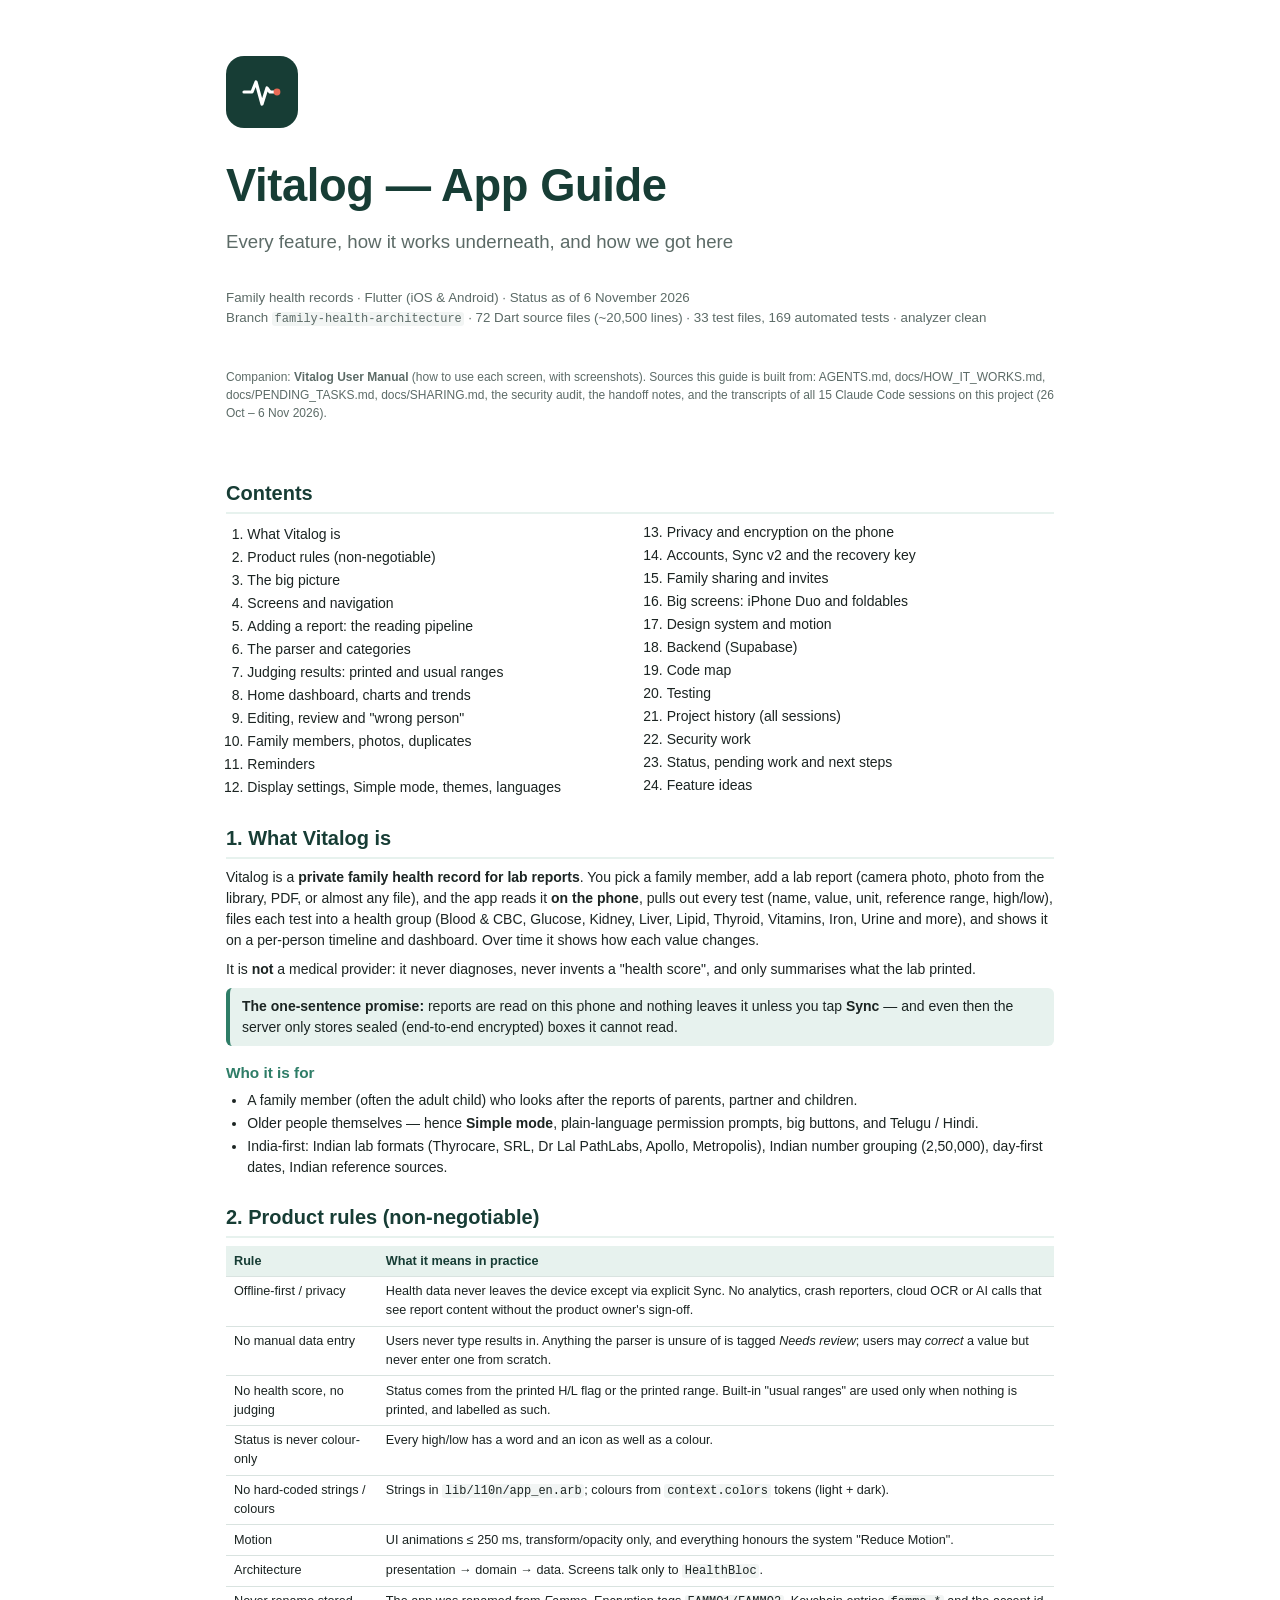
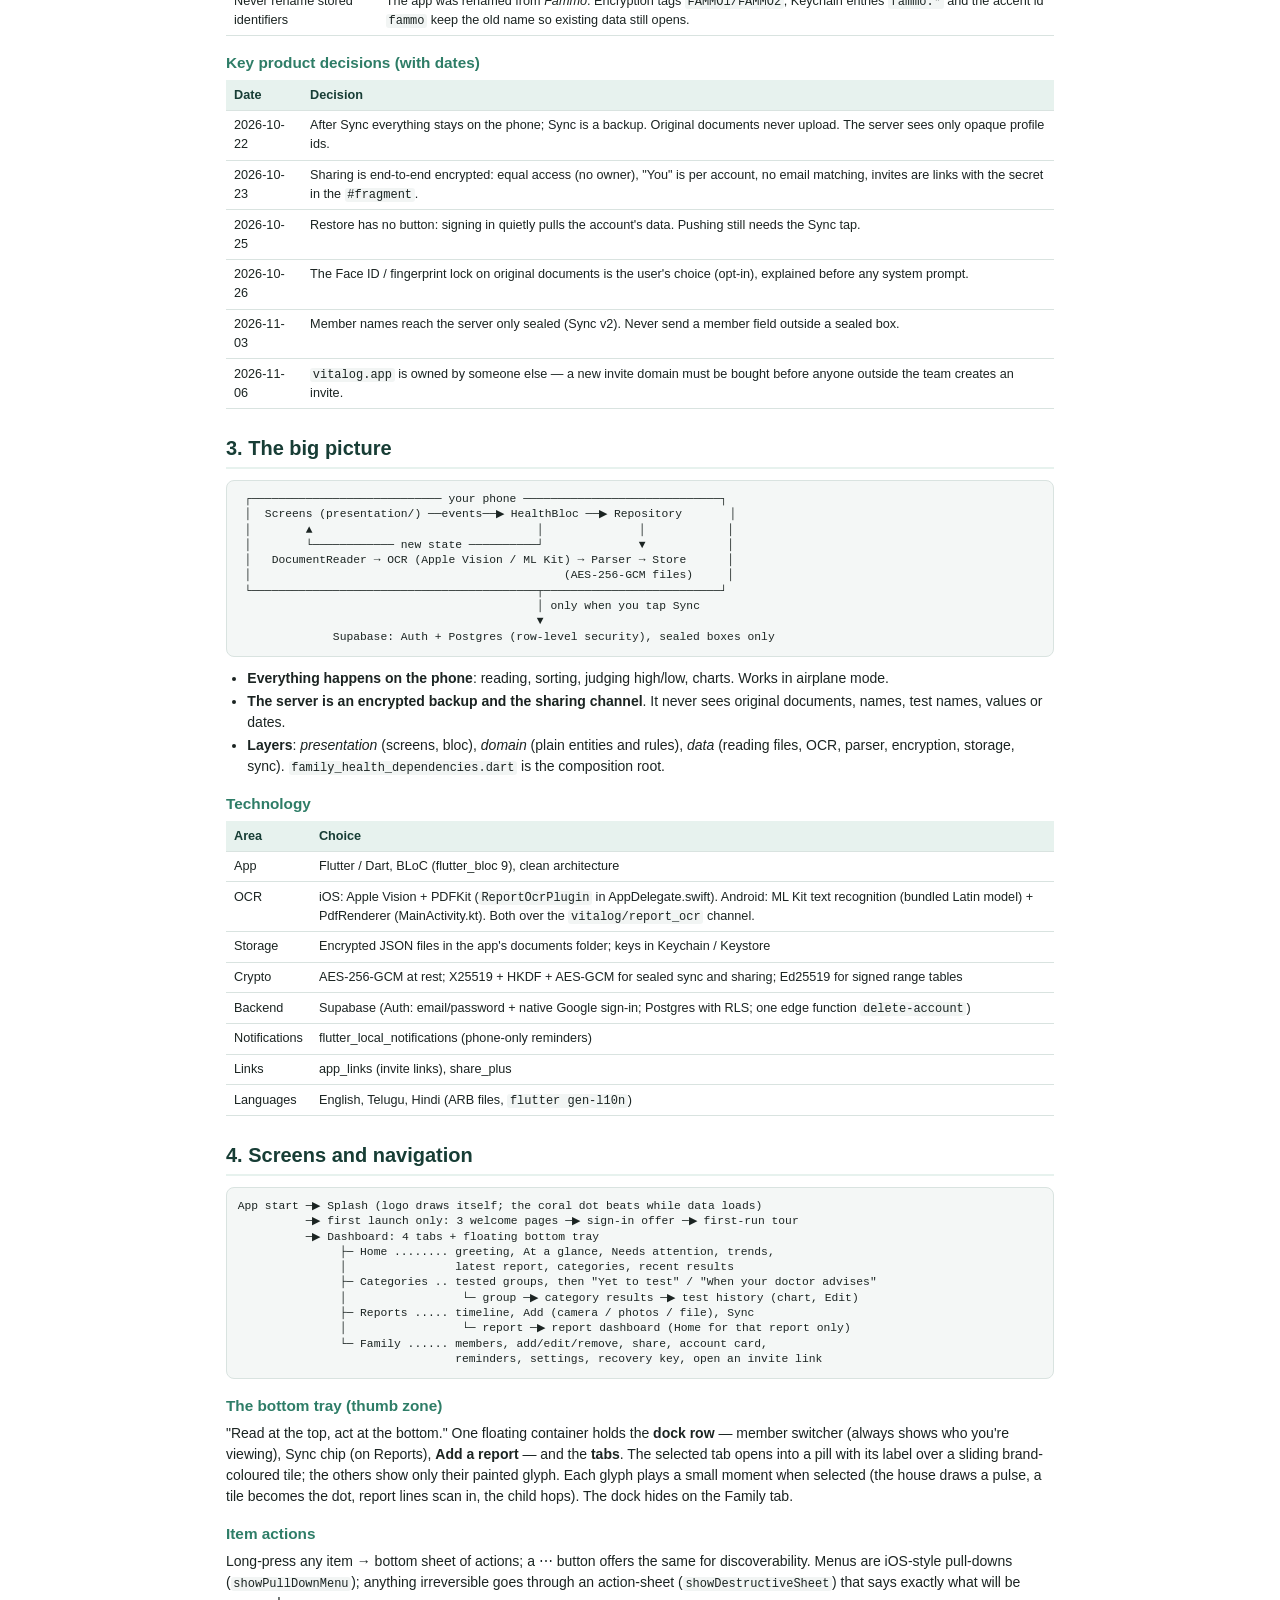
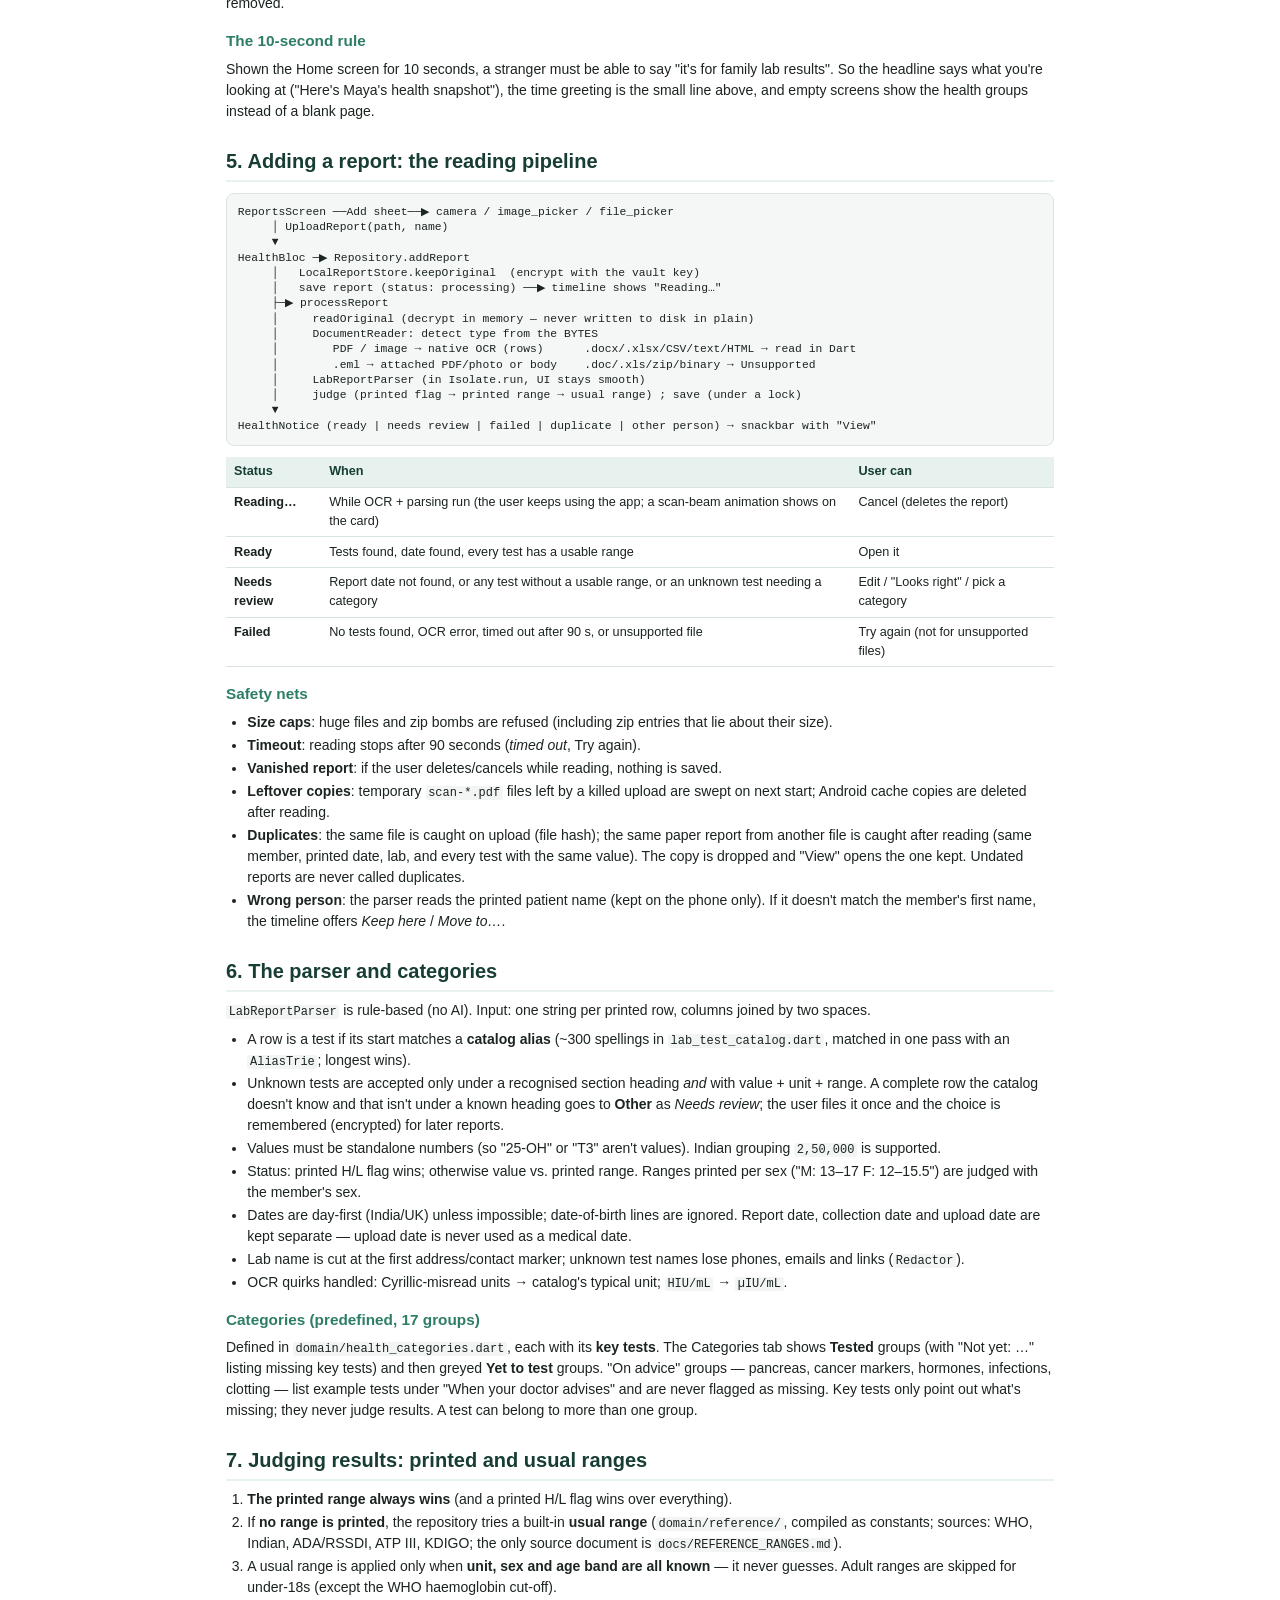
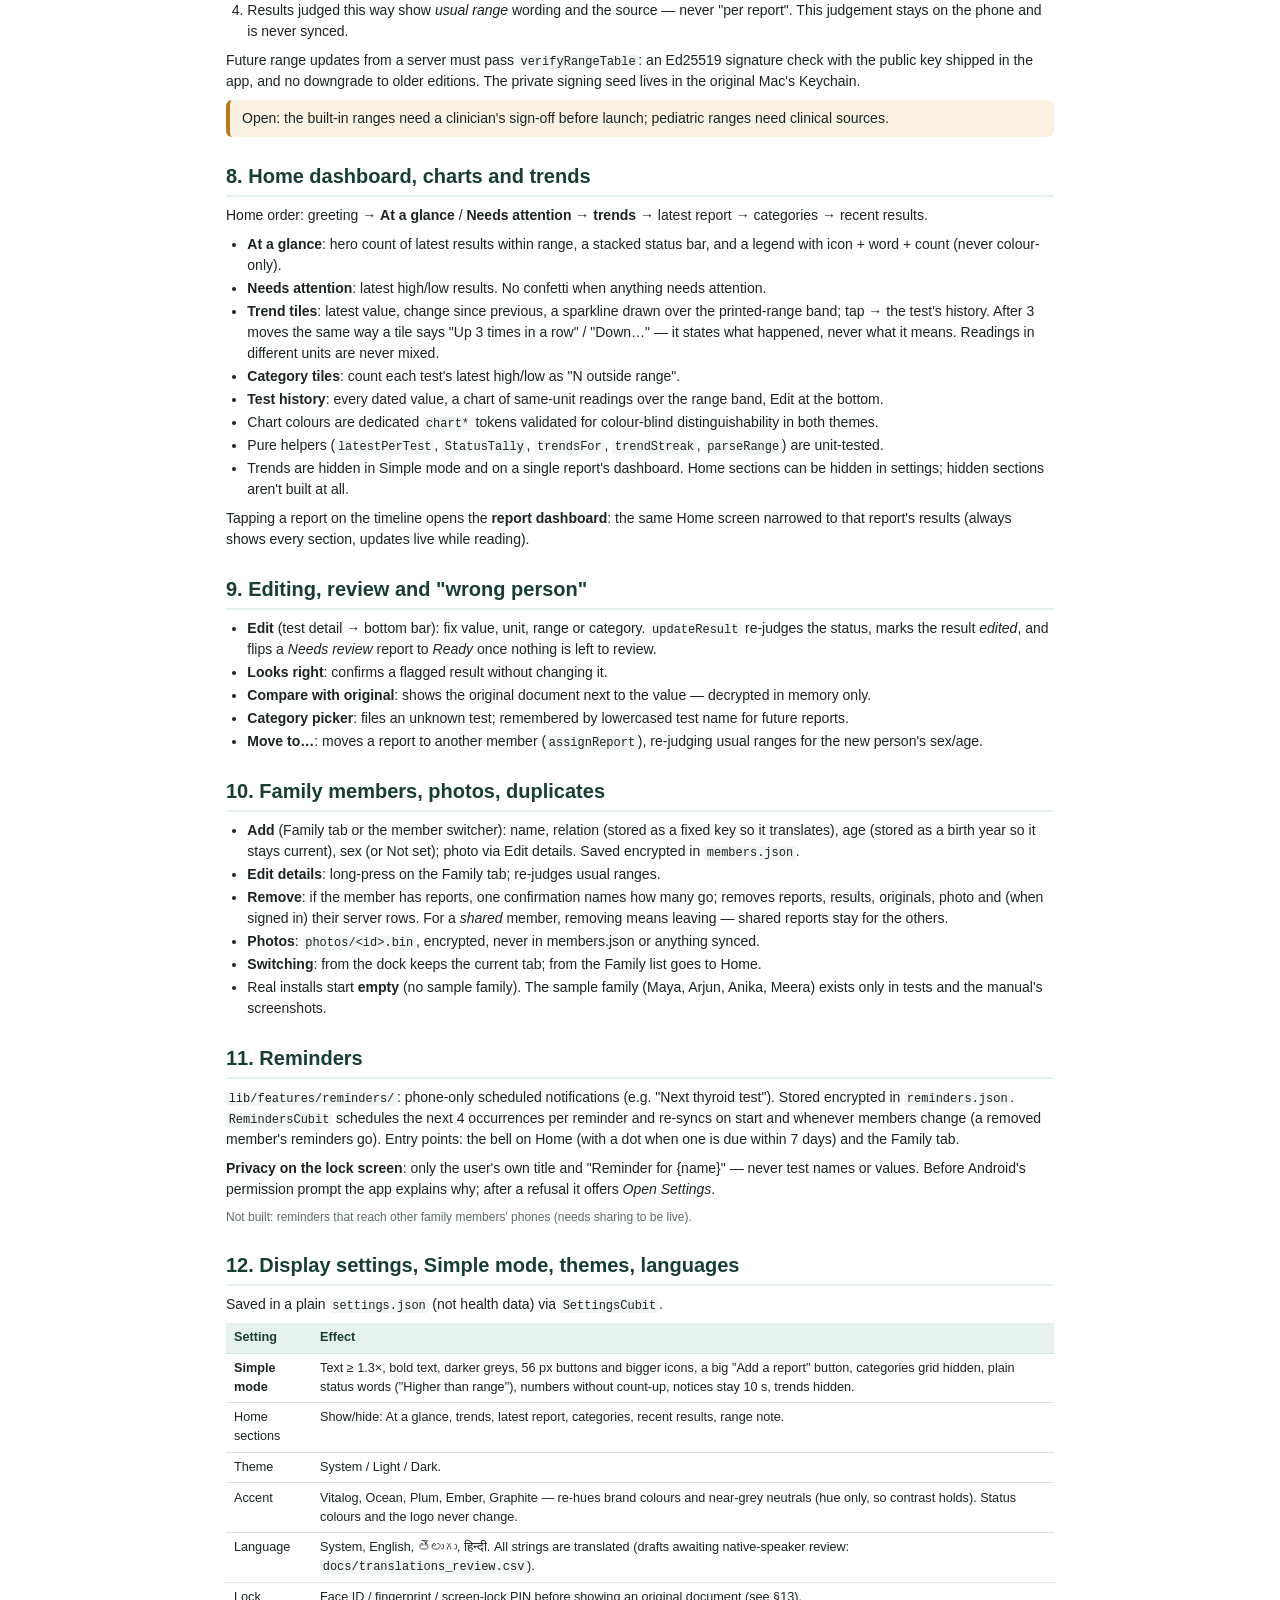
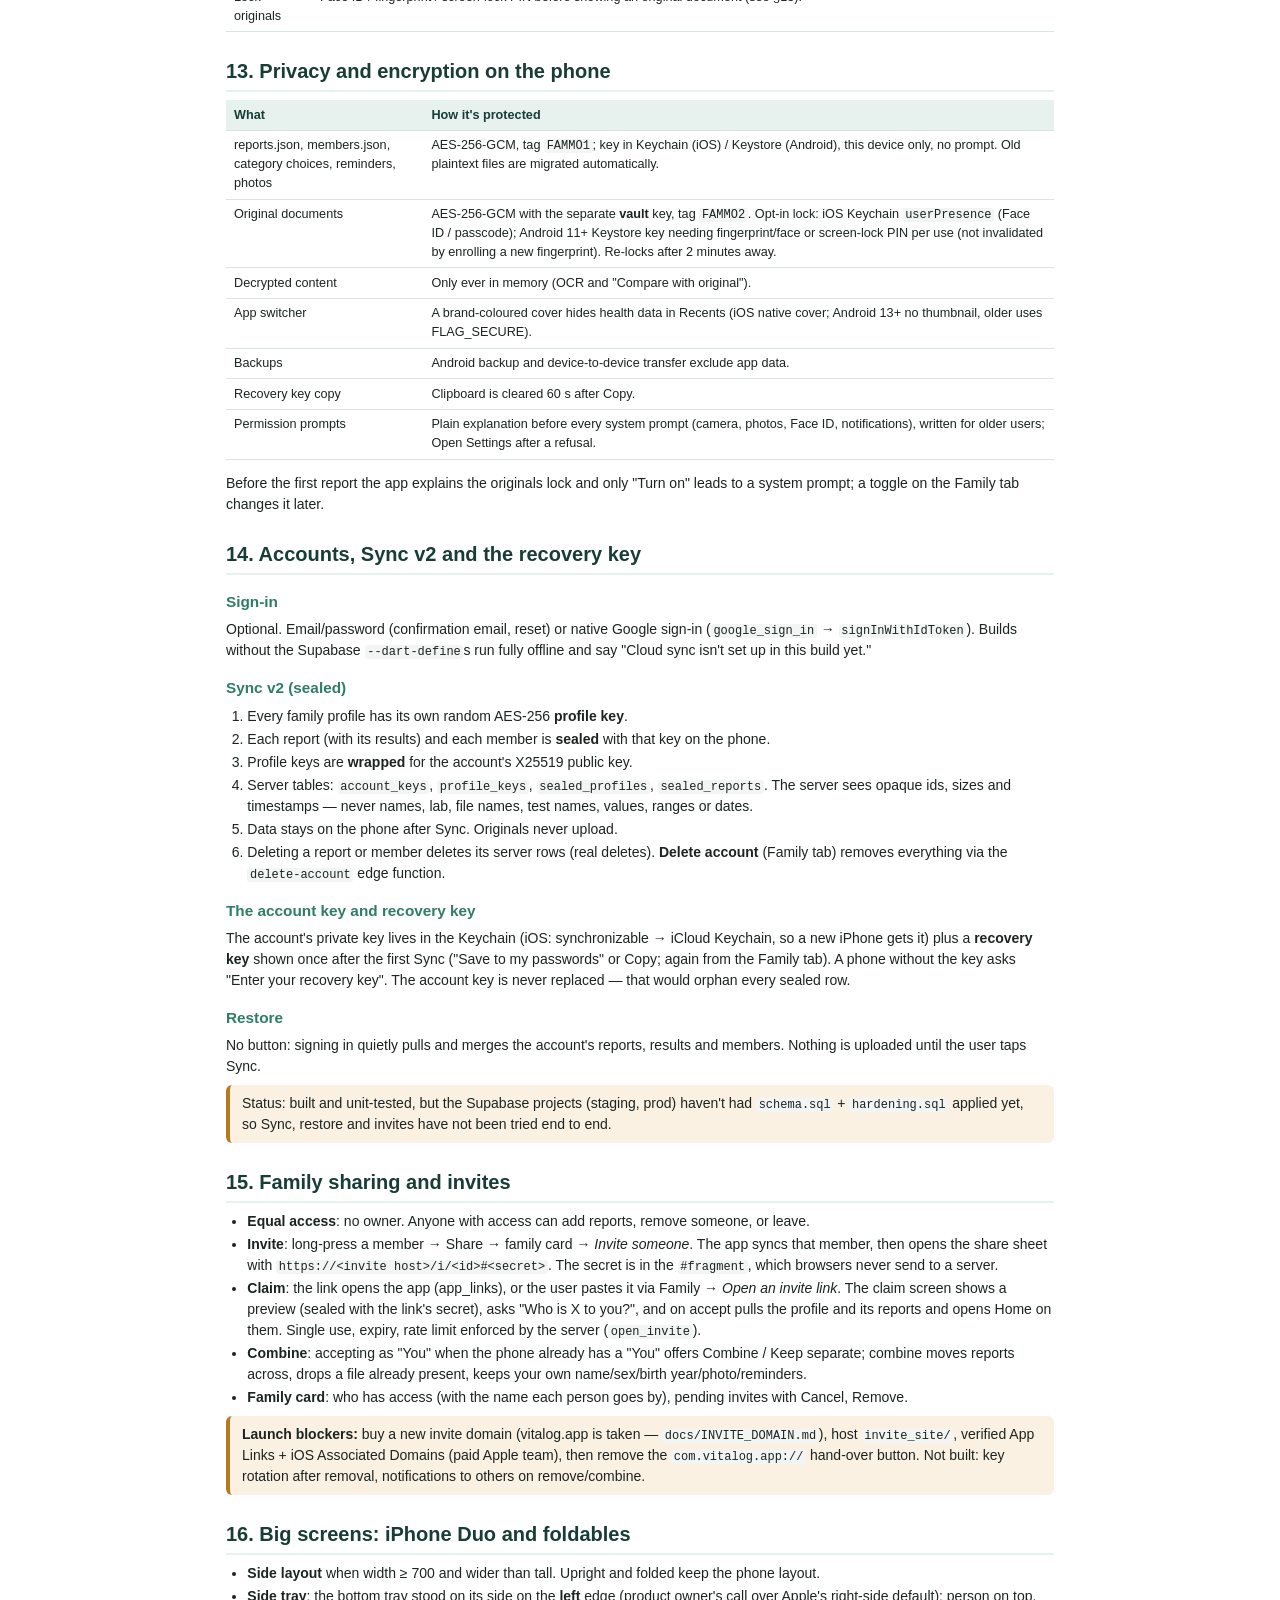
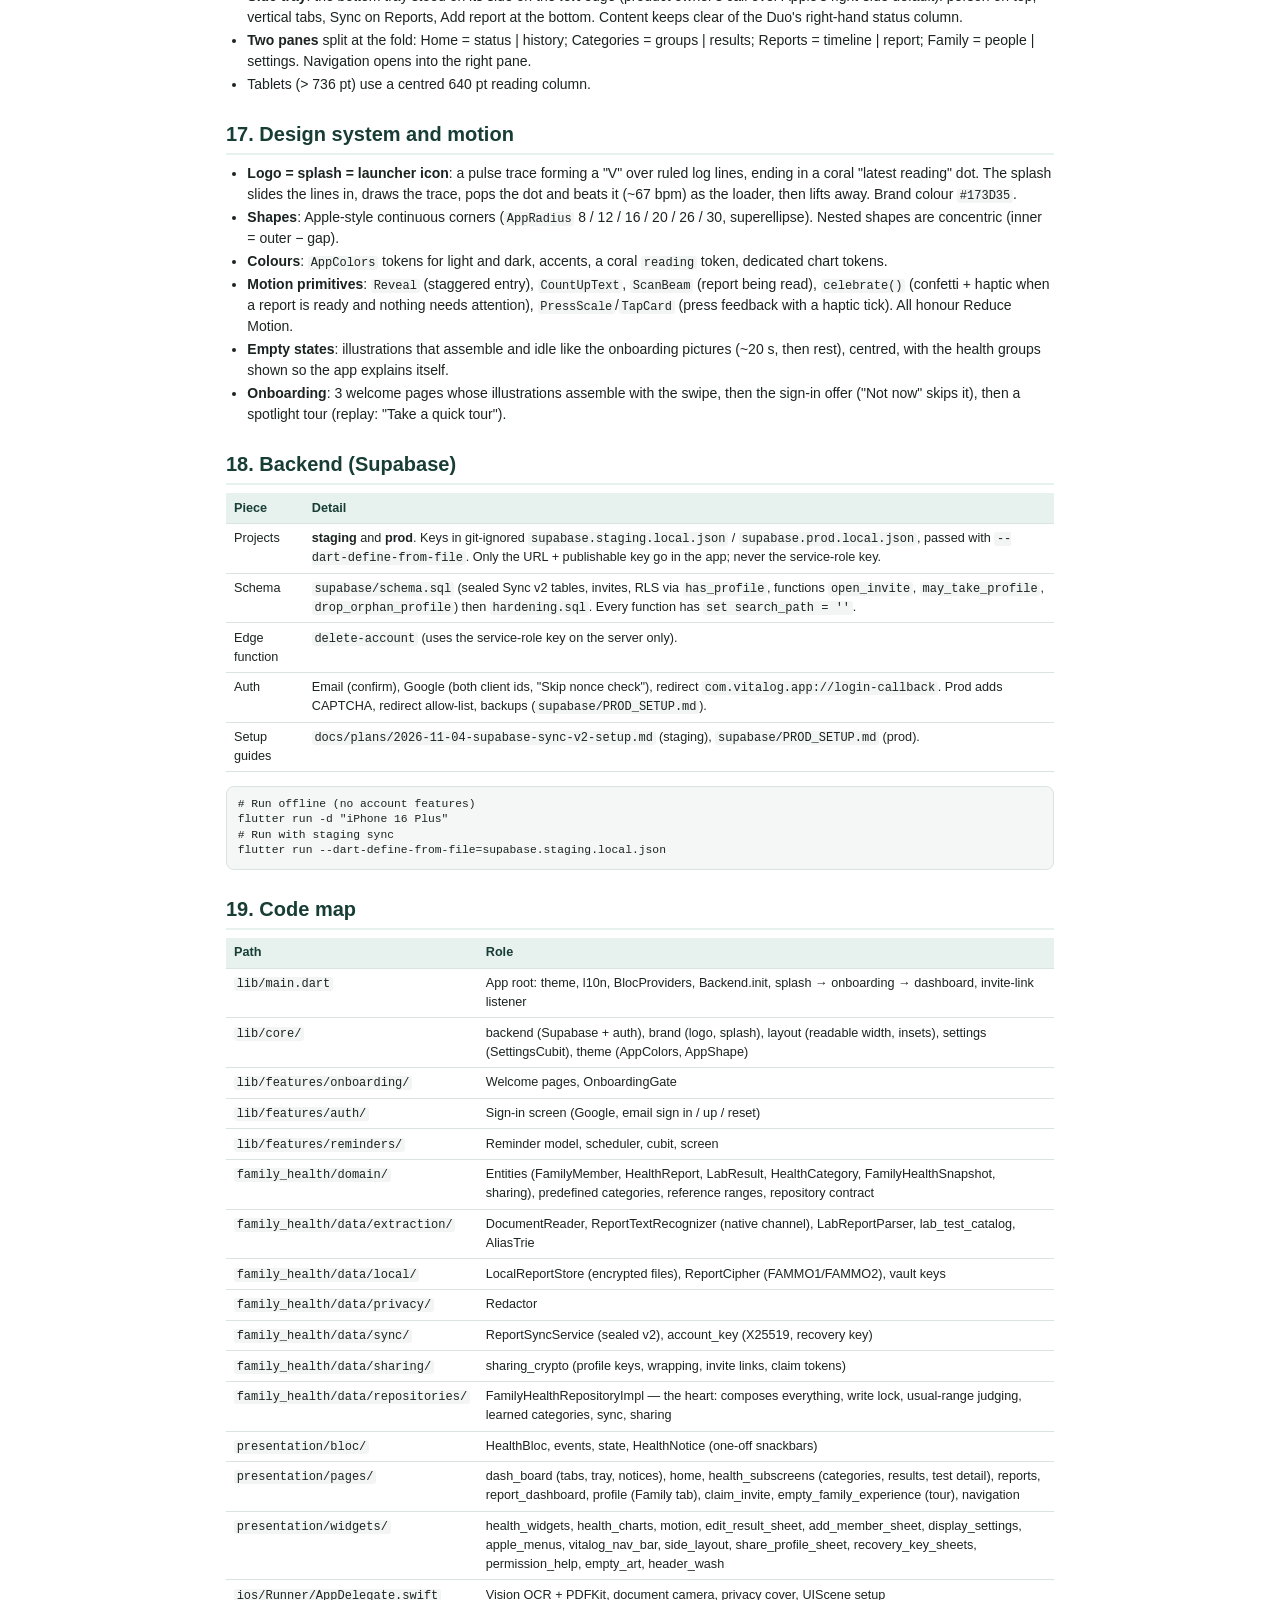
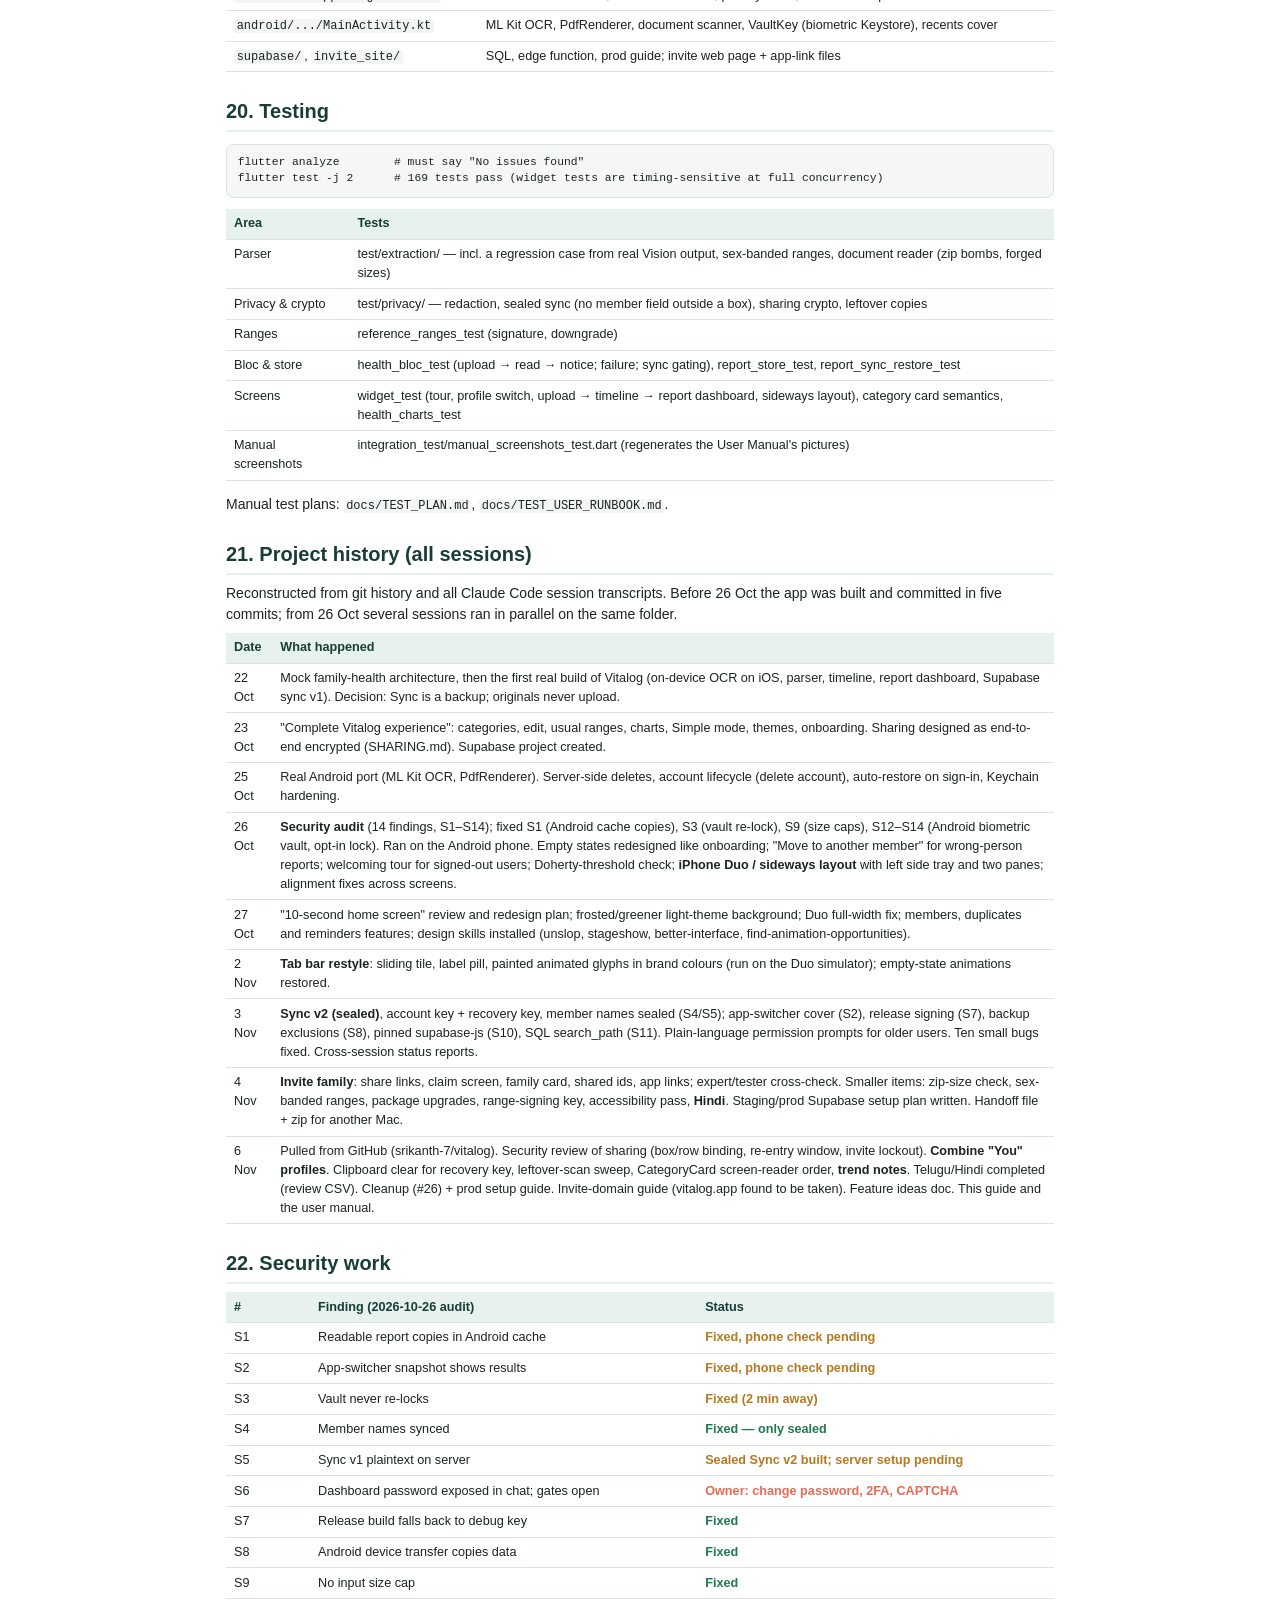
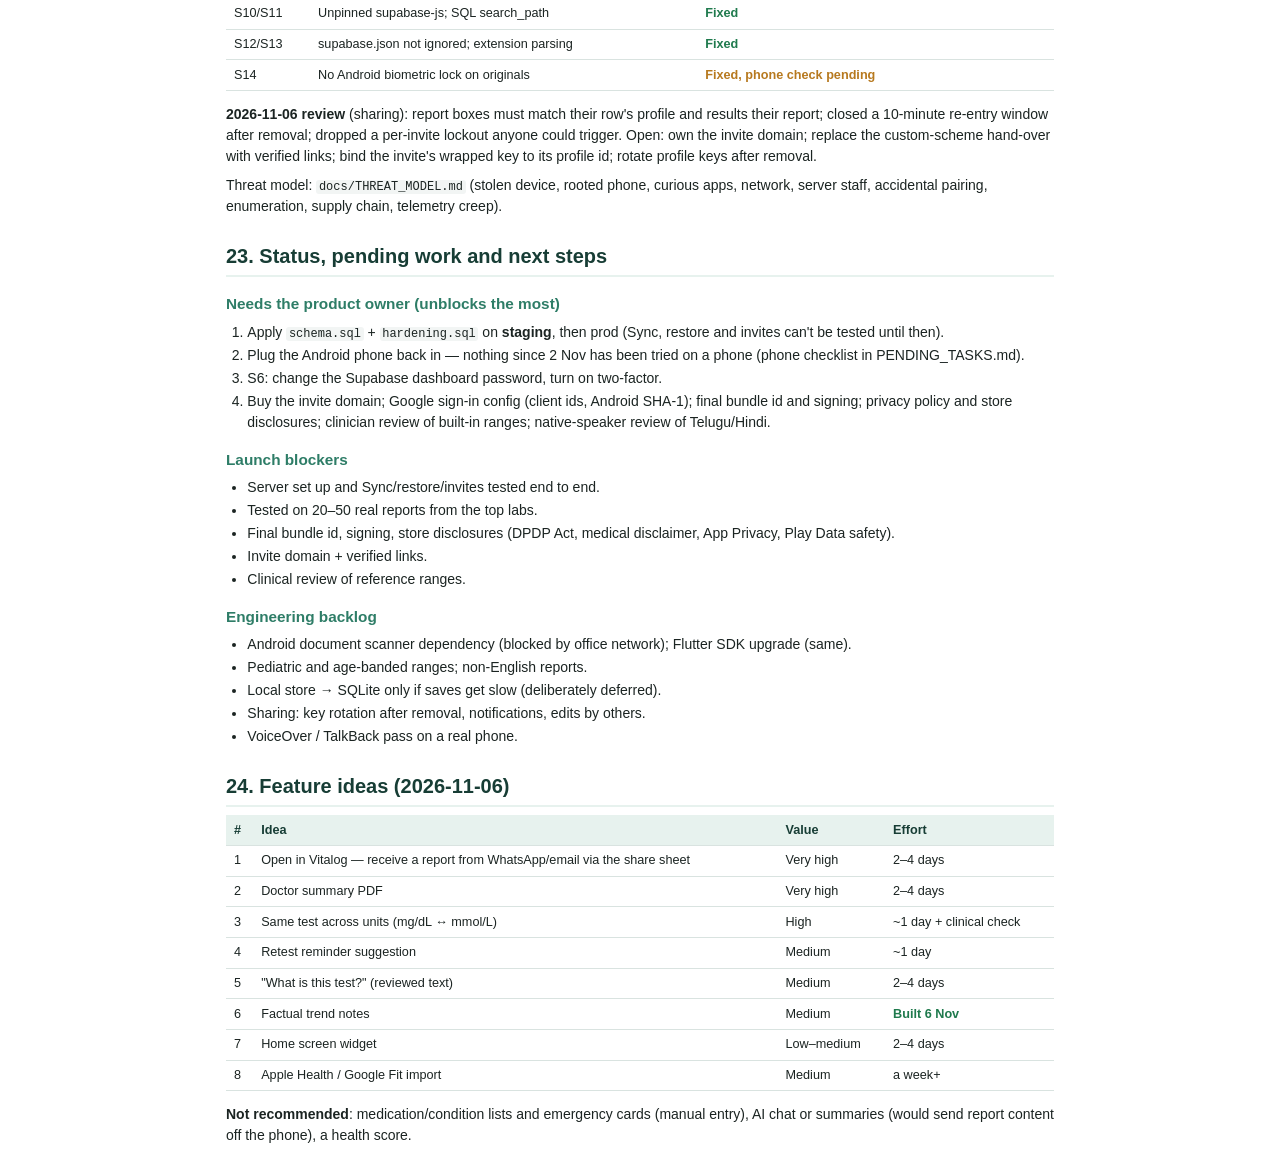
<file: docs/manual/Vitalog_App_Guide_mobile.html>
<!doctype html>
<html lang="en"><head><meta charset="utf-8"><title>Vitalog App Guide</title>
<meta name="viewport" content="width=device-width, initial-scale=1">
<style>
@page { size: A4; margin: 18mm 16mm 18mm 16mm; }
:root { --brand: #173D35; --brand2: #2E7D67; --soft: #E7F2EE; --ink: #1B2422; --muted: #5C6B67; --line: #D9E3E0; --coral: #E86A55; --amber: #B7791F; }
* { box-sizing: border-box; }
body { font: 10.5pt/1.5 -apple-system, "Helvetica Neue", Arial, sans-serif; color: var(--ink); margin: 0; }
h1 { font-size: 22pt; color: var(--brand); margin: 0 0 6pt; letter-spacing: -0.3pt; }
h2 { font-size: 15pt; color: var(--brand); margin: 18pt 0 6pt; padding-bottom: 3pt; border-bottom: 2px solid var(--soft); }
h3 { font-size: 11.5pt; margin: 12pt 0 4pt; color: var(--brand2); }
p { margin: 0 0 6pt; }
ul, ol { margin: 0 0 6pt; padding-left: 16pt; }
li { margin: 1.5pt 0; }
code { font: 9pt Menlo, monospace; background: #F2F5F4; padding: 0 2pt; border-radius: 3px; }
pre { font: 8.5pt/1.35 Menlo, monospace; background: #F4F7F6; border: 1px solid var(--line); border-radius: 8px; padding: 8pt; white-space: pre-wrap; page-break-inside: avoid; }
table { width: 100%; border-collapse: collapse; margin: 4pt 0 10pt; font-size: 9.5pt; page-break-inside: auto; }
th, td { text-align: left; vertical-align: top; padding: 4pt 6pt; border-bottom: 1px solid var(--line); }
th { background: var(--soft); color: var(--brand); font-weight: 600; }
tr { page-break-inside: avoid; }
.chapter { page-break-before: always; }
.cover { height: 250mm; display: flex; flex-direction: column; justify-content: center; page-break-after: always; }
.cover .mark { width: 72px; height: 72px; border-radius: 18px; background: var(--brand); display: flex; align-items: center; justify-content: center; margin-bottom: 18pt; }
.cover h1 { font-size: 34pt; }
.cover .sub { font-size: 14pt; color: var(--muted); margin-bottom: 24pt; }
.cover .meta { font-size: 10pt; color: var(--muted); }
.toc ol { columns: 2; column-gap: 24pt; }
.note { background: var(--soft); border-left: 4px solid var(--brand2); padding: 6pt 9pt; border-radius: 6px; margin: 6pt 0 10pt; page-break-inside: avoid; }
.warn { background: #FBF1E3; border-left: 4px solid var(--amber); padding: 6pt 9pt; border-radius: 6px; margin: 6pt 0 10pt; page-break-inside: avoid; }
.tag { display: inline-block; font-size: 8pt; padding: 0 5pt; border-radius: 99px; background: var(--soft); color: var(--brand); font-weight: 600; }
.done { color: #1F7A4D; font-weight: 600; } .part { color: var(--amber); font-weight: 600; } .todo { color: var(--coral); font-weight: 600; }
/* screenshots */
.shots { display: flex; flex-wrap: wrap; gap: 10pt; margin: 6pt 0 10pt; page-break-inside: avoid; }
.shot { width: 31%; text-align: center; page-break-inside: avoid; }
.shot img { width: 100%; border-radius: 14px; border: 1px solid var(--line); box-shadow: 0 1px 4px rgba(0,0,0,.08); }
.shot .cap { font-size: 8.5pt; color: var(--muted); margin-top: 3pt; }
.row { display: flex; gap: 14pt; align-items: flex-start; page-break-inside: avoid; margin: 6pt 0 10pt; }
.row .shot { width: 34%; flex: none; }
.row .text { flex: 1; }
.steps { counter-reset: s; list-style: none; padding-left: 0; }
.steps li { counter-increment: s; padding-left: 22pt; position: relative; margin: 4pt 0; }
.steps li::before { content: counter(s); position: absolute; left: 0; top: 0; width: 16pt; height: 16pt; border-radius: 50%; background: var(--brand); color: #fff; font-size: 8.5pt; font-weight: 700; display: flex; align-items: center; justify-content: center; }
.small { font-size: 9pt; color: var(--muted); }

@media screen { body { max-width: 860px; margin: 0 auto; padding: 16px; } .cover { height: auto; min-height: 0; padding: 40px 0 24px; page-break-after: auto; } }
@media screen and (max-width: 640px) {
  body { font-size: 15px; padding: 14px; }
  h1 { font-size: 24px; } .cover h1 { font-size: 30px; }
  .toc ol { columns: 1; }
  .row { flex-direction: column; } .row .shot { width: 70%; margin: 0 auto; }
  .shots { justify-content: center; } .shot { width: 46%; }
  table { display: block; overflow-x: auto; font-size: 13px; }
  pre { font-size: 10px; overflow-x: auto; white-space: pre; }
}
</style></head><body>

<section class="cover">
  <div class="mark"><svg width="44" height="44" viewBox="0 0 44 44"><path d="M4 22h8l4-10 6 22 5-16 3 4h6" fill="none" stroke="#fff" stroke-width="3.2" stroke-linecap="round" stroke-linejoin="round"/><circle cx="37" cy="22" r="3.4" fill="#E86A55"/></svg></div>
  <h1>Vitalog — App Guide</h1>
  <div class="sub">Every feature, how it works underneath, and how we got here</div>
  <div class="meta">Family health records · Flutter (iOS &amp; Android) · Status as of 6 November 2026<br>
  Branch <code>family-health-architecture</code> · 72 Dart source files (~20,500 lines) · 33 test files, 169 automated tests · analyzer clean</div>
  <p class="small" style="margin-top:30pt">Companion: <b>Vitalog User Manual</b> (how to use each screen, with screenshots). Sources this guide is built from: AGENTS.md, docs/HOW_IT_WORKS.md, docs/PENDING_TASKS.md, docs/SHARING.md, the security audit, the handoff notes, and the transcripts of all 15 Claude Code sessions on this project (26 Oct – 6 Nov 2026).</p>
</section>

<section class="toc"><h2>Contents</h2><ol>
<li>What Vitalog is</li><li>Product rules (non-negotiable)</li><li>The big picture</li><li>Screens and navigation</li>
<li>Adding a report: the reading pipeline</li><li>The parser and categories</li><li>Judging results: printed and usual ranges</li>
<li>Home dashboard, charts and trends</li><li>Editing, review and "wrong person"</li><li>Family members, photos, duplicates</li>
<li>Reminders</li><li>Display settings, Simple mode, themes, languages</li><li>Privacy and encryption on the phone</li>
<li>Accounts, Sync v2 and the recovery key</li><li>Family sharing and invites</li><li>Big screens: iPhone Duo and foldables</li>
<li>Design system and motion</li><li>Backend (Supabase)</li><li>Code map</li><li>Testing</li>
<li>Project history (all sessions)</li><li>Security work</li><li>Status, pending work and next steps</li><li>Feature ideas</li></ol></section>

<section class="chapter"><h2>1. What Vitalog is</h2>
<p>Vitalog is a <b>private family health record for lab reports</b>. You pick a family member, add a lab report (camera photo, photo from the library, PDF, or almost any file), and the app reads it <b>on the phone</b>, pulls out every test (name, value, unit, reference range, high/low), files each test into a health group (Blood &amp; CBC, Glucose, Kidney, Liver, Lipid, Thyroid, Vitamins, Iron, Urine and more), and shows it on a per-person timeline and dashboard. Over time it shows how each value changes.</p>
<p>It is <b>not</b> a medical provider: it never diagnoses, never invents a "health score", and only summarises what the lab printed.</p>
<div class="note"><b>The one-sentence promise:</b> reports are read on this phone and nothing leaves it unless you tap <b>Sync</b> — and even then the server only stores sealed (end-to-end encrypted) boxes it cannot read.</div>
<h3>Who it is for</h3>
<ul><li>A family member (often the adult child) who looks after the reports of parents, partner and children.</li>
<li>Older people themselves — hence <b>Simple mode</b>, plain-language permission prompts, big buttons, and Telugu / Hindi.</li>
<li>India-first: Indian lab formats (Thyrocare, SRL, Dr Lal PathLabs, Apollo, Metropolis), Indian number grouping (2,50,000), day-first dates, Indian reference sources.</li></ul>
</section>

<section class="chapter"><h2>2. Product rules (non-negotiable)</h2>
<table><tr><th>Rule</th><th>What it means in practice</th></tr>
<tr><td>Offline-first / privacy</td><td>Health data never leaves the device except via explicit Sync. No analytics, crash reporters, cloud OCR or AI calls that see report content without the product owner's sign-off.</td></tr>
<tr><td>No manual data entry</td><td>Users never type results in. Anything the parser is unsure of is tagged <i>Needs review</i>; users may <i>correct</i> a value but never enter one from scratch.</td></tr>
<tr><td>No health score, no judging</td><td>Status comes from the printed H/L flag or the printed range. Built-in "usual ranges" are used only when nothing is printed, and labelled as such.</td></tr>
<tr><td>Status is never colour-only</td><td>Every high/low has a word and an icon as well as a colour.</td></tr>
<tr><td>No hard-coded strings / colours</td><td>Strings in <code>lib/l10n/app_en.arb</code>; colours from <code>context.colors</code> tokens (light + dark).</td></tr>
<tr><td>Motion</td><td>UI animations ≤ 250 ms, transform/opacity only, and everything honours the system "Reduce Motion".</td></tr>
<tr><td>Architecture</td><td>presentation → domain → data. Screens talk only to <code>HealthBloc</code>.</td></tr>
<tr><td>Never rename stored identifiers</td><td>The app was renamed from <i>Fammo</i>. Encryption tags <code>FAMMO1/FAMMO2</code>, Keychain entries <code>fammo.*</code> and the accent id <code>fammo</code> keep the old name so existing data still opens.</td></tr></table>
<h3>Key product decisions (with dates)</h3>
<table><tr><th>Date</th><th>Decision</th></tr>
<tr><td>2026-10-22</td><td>After Sync everything stays on the phone; Sync is a backup. Original documents never upload. The server sees only opaque profile ids.</td></tr>
<tr><td>2026-10-23</td><td>Sharing is end-to-end encrypted: equal access (no owner), "You" is per account, no email matching, invites are links with the secret in the <code>#fragment</code>.</td></tr>
<tr><td>2026-10-25</td><td>Restore has no button: signing in quietly pulls the account's data. Pushing still needs the Sync tap.</td></tr>
<tr><td>2026-10-26</td><td>The Face ID / fingerprint lock on original documents is the user's choice (opt-in), explained before any system prompt.</td></tr>
<tr><td>2026-11-03</td><td>Member names reach the server only sealed (Sync v2). Never send a member field outside a sealed box.</td></tr>
<tr><td>2026-11-06</td><td><code>vitalog.app</code> is owned by someone else — a new invite domain must be bought before anyone outside the team creates an invite.</td></tr></table>
</section>

<section class="chapter"><h2>3. The big picture</h2>
<pre>
 ┌──────────────────────────── your phone ─────────────────────────────┐
 │  Screens (presentation/) ──events──▶ HealthBloc ──▶ Repository       │
 │        ▲                                 │              │            │
 │        └──────────── new state ──────────┘              ▼            │
 │   DocumentReader → OCR (Apple Vision / ML Kit) → Parser → Store      │
 │                                              (AES-256-GCM files)     │
 └──────────────────────────────────────────┬──────────────────────────┘
                                            │ only when you tap Sync
                                            ▼
              Supabase: Auth + Postgres (row-level security), sealed boxes only
</pre>
<ul><li><b>Everything happens on the phone</b>: reading, sorting, judging high/low, charts. Works in airplane mode.</li>
<li><b>The server is an encrypted backup and the sharing channel</b>. It never sees original documents, names, test names, values or dates.</li>
<li><b>Layers</b>: <i>presentation</i> (screens, bloc), <i>domain</i> (plain entities and rules), <i>data</i> (reading files, OCR, parser, encryption, storage, sync). <code>family_health_dependencies.dart</code> is the composition root.</li></ul>
<h3>Technology</h3>
<table><tr><th>Area</th><th>Choice</th></tr>
<tr><td>App</td><td>Flutter / Dart, BLoC (flutter_bloc 9), clean architecture</td></tr>
<tr><td>OCR</td><td>iOS: Apple Vision + PDFKit (<code>ReportOcrPlugin</code> in AppDelegate.swift). Android: ML Kit text recognition (bundled Latin model) + PdfRenderer (MainActivity.kt). Both over the <code>vitalog/report_ocr</code> channel.</td></tr>
<tr><td>Storage</td><td>Encrypted JSON files in the app's documents folder; keys in Keychain / Keystore</td></tr>
<tr><td>Crypto</td><td>AES-256-GCM at rest; X25519 + HKDF + AES-GCM for sealed sync and sharing; Ed25519 for signed range tables</td></tr>
<tr><td>Backend</td><td>Supabase (Auth: email/password + native Google sign-in; Postgres with RLS; one edge function <code>delete-account</code>)</td></tr>
<tr><td>Notifications</td><td>flutter_local_notifications (phone-only reminders)</td></tr>
<tr><td>Links</td><td>app_links (invite links), share_plus</td></tr>
<tr><td>Languages</td><td>English, Telugu, Hindi (ARB files, <code>flutter gen-l10n</code>)</td></tr></table>
</section>

<section class="chapter"><h2>4. Screens and navigation</h2>
<pre>
App start ─▶ Splash (logo draws itself; the coral dot beats while data loads)
          ─▶ first launch only: 3 welcome pages ─▶ sign-in offer ─▶ first-run tour
          ─▶ Dashboard: 4 tabs + floating bottom tray
               ├─ Home ........ greeting, At a glance, Needs attention, trends,
               │                latest report, categories, recent results
               ├─ Categories .. tested groups, then "Yet to test" / "When your doctor advises"
               │                 └─ group ─▶ category results ─▶ test history (chart, Edit)
               ├─ Reports ..... timeline, Add (camera / photos / file), Sync
               │                 └─ report ─▶ report dashboard (Home for that report only)
               └─ Family ...... members, add/edit/remove, share, account card,
                                reminders, settings, recovery key, open an invite link
</pre>
<h3>The bottom tray (thumb zone)</h3>
<p>"Read at the top, act at the bottom." One floating container holds the <b>dock row</b> — member switcher (always shows who you're viewing), Sync chip (on Reports), <b>Add a report</b> — and the <b>tabs</b>. The selected tab opens into a pill with its label over a sliding brand-coloured tile; the others show only their painted glyph. Each glyph plays a small moment when selected (the house draws a pulse, a tile becomes the dot, report lines scan in, the child hops). The dock hides on the Family tab.</p>
<h3>Item actions</h3>
<p>Long-press any item → bottom sheet of actions; a ⋯ button offers the same for discoverability. Menus are iOS-style pull-downs (<code>showPullDownMenu</code>); anything irreversible goes through an action-sheet (<code>showDestructiveSheet</code>) that says exactly what will be removed.</p>
<h3>The 10-second rule</h3>
<p>Shown the Home screen for 10 seconds, a stranger must be able to say "it's for family lab results". So the headline says what you're looking at ("Here's Maya's health snapshot"), the time greeting is the small line above, and empty screens show the health groups instead of a blank page.</p>
</section>

<section class="chapter"><h2>5. Adding a report: the reading pipeline</h2>
<pre>
ReportsScreen ──Add sheet──▶ camera / image_picker / file_picker
     │ UploadReport(path, name)
     ▼
HealthBloc ─▶ Repository.addReport
     │   LocalReportStore.keepOriginal  (encrypt with the vault key)
     │   save report (status: processing) ──▶ timeline shows "Reading…"
     ├─▶ processReport
     │     readOriginal (decrypt in memory — never written to disk in plain)
     │     DocumentReader: detect type from the BYTES
     │        PDF / image → native OCR (rows)      .docx/.xlsx/CSV/text/HTML → read in Dart
     │        .eml → attached PDF/photo or body    .doc/.xls/zip/binary → Unsupported
     │     LabReportParser (in Isolate.run, UI stays smooth)
     │     judge (printed flag → printed range → usual range) ; save (under a lock)
     ▼
HealthNotice (ready | needs review | failed | duplicate | other person) → snackbar with "View"
</pre>
<table><tr><th>Status</th><th>When</th><th>User can</th></tr>
<tr><td><b>Reading…</b></td><td>While OCR + parsing run (the user keeps using the app; a scan-beam animation shows on the card)</td><td>Cancel (deletes the report)</td></tr>
<tr><td><b>Ready</b></td><td>Tests found, date found, every test has a usable range</td><td>Open it</td></tr>
<tr><td><b>Needs review</b></td><td>Report date not found, or any test without a usable range, or an unknown test needing a category</td><td>Edit / "Looks right" / pick a category</td></tr>
<tr><td><b>Failed</b></td><td>No tests found, OCR error, timed out after 90 s, or unsupported file</td><td>Try again (not for unsupported files)</td></tr></table>
<h3>Safety nets</h3>
<ul><li><b>Size caps</b>: huge files and zip bombs are refused (including zip entries that lie about their size).</li>
<li><b>Timeout</b>: reading stops after 90 seconds (<i>timed out</i>, Try again).</li>
<li><b>Vanished report</b>: if the user deletes/cancels while reading, nothing is saved.</li>
<li><b>Leftover copies</b>: temporary <code>scan-*.pdf</code> files left by a killed upload are swept on next start; Android cache copies are deleted after reading.</li>
<li><b>Duplicates</b>: the same file is caught on upload (file hash); the same paper report from another file is caught after reading (same member, printed date, lab, and every test with the same value). The copy is dropped and "View" opens the one kept. Undated reports are never called duplicates.</li>
<li><b>Wrong person</b>: the parser reads the printed patient name (kept on the phone only). If it doesn't match the member's first name, the timeline offers <i>Keep here</i> / <i>Move to…</i>.</li></ul>
</section>

<section class="chapter"><h2>6. The parser and categories</h2>
<p><code>LabReportParser</code> is rule-based (no AI). Input: one string per printed row, columns joined by two spaces.</p>
<ul><li>A row is a test if its start matches a <b>catalog alias</b> (~300 spellings in <code>lab_test_catalog.dart</code>, matched in one pass with an <code>AliasTrie</code>; longest wins).</li>
<li>Unknown tests are accepted only under a recognised section heading <i>and</i> with value + unit + range. A complete row the catalog doesn't know and that isn't under a known heading goes to <b>Other</b> as <i>Needs review</i>; the user files it once and the choice is remembered (encrypted) for later reports.</li>
<li>Values must be standalone numbers (so "25-OH" or "T3" aren't values). Indian grouping <code>2,50,000</code> is supported.</li>
<li>Status: printed H/L flag wins; otherwise value vs. printed range. Ranges printed per sex ("M: 13–17 F: 12–15.5") are judged with the member's sex.</li>
<li>Dates are day-first (India/UK) unless impossible; date-of-birth lines are ignored. Report date, collection date and upload date are kept separate — upload date is never used as a medical date.</li>
<li>Lab name is cut at the first address/contact marker; unknown test names lose phones, emails and links (<code>Redactor</code>).</li>
<li>OCR quirks handled: Cyrillic-misread units → catalog's typical unit; <code>HIU/mL</code> → <code>µIU/mL</code>.</li></ul>
<h3>Categories (predefined, 17 groups)</h3>
<p>Defined in <code>domain/health_categories.dart</code>, each with its <b>key tests</b>. The Categories tab shows <b>Tested</b> groups (with "Not yet: …" listing missing key tests) and then greyed <b>Yet to test</b> groups. "On advice" groups — pancreas, cancer markers, hormones, infections, clotting — list example tests under "When your doctor advises" and are never flagged as missing. Key tests only point out what's missing; they never judge results. A test can belong to more than one group.</p>
</section>

<section class="chapter"><h2>7. Judging results: printed and usual ranges</h2>
<ol><li><b>The printed range always wins</b> (and a printed H/L flag wins over everything).</li>
<li>If <b>no range is printed</b>, the repository tries a built-in <b>usual range</b> (<code>domain/reference/</code>, compiled as constants; sources: WHO, Indian, ADA/RSSDI, ATP III, KDIGO; the only source document is <code>docs/REFERENCE_RANGES.md</code>).</li>
<li>A usual range is applied only when <b>unit, sex and age band are all known</b> — it never guesses. Adult ranges are skipped for under-18s (except the WHO haemoglobin cut-off).</li>
<li>Results judged this way show <i>usual range</i> wording and the source — never "per report". This judgement stays on the phone and is never synced.</li></ol>
<p>Future range updates from a server must pass <code>verifyRangeTable</code>: an Ed25519 signature check with the public key shipped in the app, and no downgrade to older editions. The private signing seed lives in the original Mac's Keychain.</p>
<div class="warn">Open: the built-in ranges need a clinician's sign-off before launch; pediatric ranges need clinical sources.</div>
</section>

<section class="chapter"><h2>8. Home dashboard, charts and trends</h2>
<p>Home order: greeting → <b>At a glance</b> / <b>Needs attention</b> → <b>trends</b> → latest report → categories → recent results.</p>
<ul><li><b>At a glance</b>: hero count of latest results within range, a stacked status bar, and a legend with icon + word + count (never colour-only).</li>
<li><b>Needs attention</b>: latest high/low results. No confetti when anything needs attention.</li>
<li><b>Trend tiles</b>: latest value, change since previous, a sparkline drawn over the printed-range band; tap → the test's history. After 3 moves the same way a tile says "Up 3 times in a row" / "Down…" — it states what happened, never what it means. Readings in different units are never mixed.</li>
<li><b>Category tiles</b>: count each test's latest high/low as "N outside range".</li>
<li><b>Test history</b>: every dated value, a chart of same-unit readings over the range band, Edit at the bottom.</li>
<li>Chart colours are dedicated <code>chart*</code> tokens validated for colour-blind distinguishability in both themes.</li>
<li>Pure helpers (<code>latestPerTest</code>, <code>StatusTally</code>, <code>trendsFor</code>, <code>trendStreak</code>, <code>parseRange</code>) are unit-tested.</li>
<li>Trends are hidden in Simple mode and on a single report's dashboard. Home sections can be hidden in settings; hidden sections aren't built at all.</li></ul>
<p>Tapping a report on the timeline opens the <b>report dashboard</b>: the same Home screen narrowed to that report's results (always shows every section, updates live while reading).</p>
</section>

<section class="chapter"><h2>9. Editing, review and "wrong person"</h2>
<ul><li><b>Edit</b> (test detail → bottom bar): fix value, unit, range or category. <code>updateResult</code> re-judges the status, marks the result <i>edited</i>, and flips a <i>Needs review</i> report to <i>Ready</i> once nothing is left to review.</li>
<li><b>Looks right</b>: confirms a flagged result without changing it.</li>
<li><b>Compare with original</b>: shows the original document next to the value — decrypted in memory only.</li>
<li><b>Category picker</b>: files an unknown test; remembered by lowercased test name for future reports.</li>
<li><b>Move to…</b>: moves a report to another member (<code>assignReport</code>), re-judging usual ranges for the new person's sex/age.</li></ul>
</section>

<section class="chapter"><h2>10. Family members, photos, duplicates</h2>
<ul><li><b>Add</b> (Family tab or the member switcher): name, relation (stored as a fixed key so it translates), age (stored as a birth year so it stays current), sex (or Not set); photo via Edit details. Saved encrypted in <code>members.json</code>.</li>
<li><b>Edit details</b>: long-press on the Family tab; re-judges usual ranges.</li>
<li><b>Remove</b>: if the member has reports, one confirmation names how many go; removes reports, results, originals, photo and (when signed in) their server rows. For a <i>shared</i> member, removing means leaving — shared reports stay for the others.</li>
<li><b>Photos</b>: <code>photos/&lt;id&gt;.bin</code>, encrypted, never in members.json or anything synced.</li>
<li><b>Switching</b>: from the dock keeps the current tab; from the Family list goes to Home.</li>
<li>Real installs start <b>empty</b> (no sample family). The sample family (Maya, Arjun, Anika, Meera) exists only in tests and the manual's screenshots.</li></ul>
</section>

<section class="chapter"><h2>11. Reminders</h2>
<p><code>lib/features/reminders/</code>: phone-only scheduled notifications (e.g. "Next thyroid test"). Stored encrypted in <code>reminders.json</code>. <code>RemindersCubit</code> schedules the next 4 occurrences per reminder and re-syncs on start and whenever members change (a removed member's reminders go). Entry points: the bell on Home (with a dot when one is due within 7 days) and the Family tab.</p>
<p><b>Privacy on the lock screen</b>: only the user's own title and "Reminder for {name}" — never test names or values. Before Android's permission prompt the app explains why; after a refusal it offers <i>Open Settings</i>.</p>
<p class="small">Not built: reminders that reach other family members' phones (needs sharing to be live).</p>
</section>

<section class="chapter"><h2>12. Display settings, Simple mode, themes, languages</h2>
<p>Saved in a plain <code>settings.json</code> (not health data) via <code>SettingsCubit</code>.</p>
<table><tr><th>Setting</th><th>Effect</th></tr>
<tr><td><b>Simple mode</b></td><td>Text ≥ 1.3×, bold text, darker greys, 56 px buttons and bigger icons, a big "Add a report" button, categories grid hidden, plain status words ("Higher than range"), numbers without count-up, notices stay 10 s, trends hidden.</td></tr>
<tr><td>Home sections</td><td>Show/hide: At a glance, trends, latest report, categories, recent results, range note.</td></tr>
<tr><td>Theme</td><td>System / Light / Dark.</td></tr>
<tr><td>Accent</td><td>Vitalog, Ocean, Plum, Ember, Graphite — re-hues brand colours and near-grey neutrals (hue only, so contrast holds). Status colours and the logo never change.</td></tr>
<tr><td>Language</td><td>System, English, తెలుగు, हिन्दी. All strings are translated (drafts awaiting native-speaker review: <code>docs/translations_review.csv</code>).</td></tr>
<tr><td>Lock originals</td><td>Face ID / fingerprint / screen-lock PIN before showing an original document (see §13).</td></tr></table>
</section>

<section class="chapter"><h2>13. Privacy and encryption on the phone</h2>
<table><tr><th>What</th><th>How it's protected</th></tr>
<tr><td>reports.json, members.json, category choices, reminders, photos</td><td>AES-256-GCM, tag <code>FAMMO1</code>; key in Keychain (iOS) / Keystore (Android), this device only, no prompt. Old plaintext files are migrated automatically.</td></tr>
<tr><td>Original documents</td><td>AES-256-GCM with the separate <b>vault</b> key, tag <code>FAMMO2</code>. Opt-in lock: iOS Keychain <code>userPresence</code> (Face ID / passcode); Android 11+ Keystore key needing fingerprint/face or screen-lock PIN per use (not invalidated by enrolling a new fingerprint). Re-locks after 2 minutes away.</td></tr>
<tr><td>Decrypted content</td><td>Only ever in memory (OCR and "Compare with original").</td></tr>
<tr><td>App switcher</td><td>A brand-coloured cover hides health data in Recents (iOS native cover; Android 13+ no thumbnail, older uses FLAG_SECURE).</td></tr>
<tr><td>Backups</td><td>Android backup and device-to-device transfer exclude app data.</td></tr>
<tr><td>Recovery key copy</td><td>Clipboard is cleared 60 s after Copy.</td></tr>
<tr><td>Permission prompts</td><td>Plain explanation before every system prompt (camera, photos, Face ID, notifications), written for older users; Open Settings after a refusal.</td></tr></table>
<p>Before the first report the app explains the originals lock and only "Turn on" leads to a system prompt; a toggle on the Family tab changes it later.</p>
</section>

<section class="chapter"><h2>14. Accounts, Sync v2 and the recovery key</h2>
<h3>Sign-in</h3>
<p>Optional. Email/password (confirmation email, reset) or native Google sign-in (<code>google_sign_in</code> → <code>signInWithIdToken</code>). Builds without the Supabase <code>--dart-define</code>s run fully offline and say "Cloud sync isn't set up in this build yet."</p>
<h3>Sync v2 (sealed)</h3>
<ol><li>Every family profile has its own random AES-256 <b>profile key</b>.</li>
<li>Each report (with its results) and each member is <b>sealed</b> with that key on the phone.</li>
<li>Profile keys are <b>wrapped</b> for the account's X25519 public key.</li>
<li>Server tables: <code>account_keys</code>, <code>profile_keys</code>, <code>sealed_profiles</code>, <code>sealed_reports</code>. The server sees opaque ids, sizes and timestamps — never names, lab, file names, test names, values, ranges or dates.</li>
<li>Data stays on the phone after Sync. Originals never upload.</li>
<li>Deleting a report or member deletes its server rows (real deletes). <b>Delete account</b> (Family tab) removes everything via the <code>delete-account</code> edge function.</li></ol>
<h3>The account key and recovery key</h3>
<p>The account's private key lives in the Keychain (iOS: synchronizable → iCloud Keychain, so a new iPhone gets it) plus a <b>recovery key</b> shown once after the first Sync ("Save to my passwords" or Copy; again from the Family tab). A phone without the key asks "Enter your recovery key". The account key is never replaced — that would orphan every sealed row.</p>
<h3>Restore</h3>
<p>No button: signing in quietly pulls and merges the account's reports, results and members. Nothing is uploaded until the user taps Sync.</p>
<div class="warn">Status: built and unit-tested, but the Supabase projects (staging, prod) haven't had <code>schema.sql</code> + <code>hardening.sql</code> applied yet, so Sync, restore and invites have not been tried end to end.</div>
</section>

<section class="chapter"><h2>15. Family sharing and invites</h2>
<ul><li><b>Equal access</b>: no owner. Anyone with access can add reports, remove someone, or leave.</li>
<li><b>Invite</b>: long-press a member → Share → family card → <i>Invite someone</i>. The app syncs that member, then opens the share sheet with <code>https://&lt;invite host&gt;/i/&lt;id&gt;#&lt;secret&gt;</code>. The secret is in the <code>#fragment</code>, which browsers never send to a server.</li>
<li><b>Claim</b>: the link opens the app (app_links), or the user pastes it via Family → <i>Open an invite link</i>. The claim screen shows a preview (sealed with the link's secret), asks "Who is X to you?", and on accept pulls the profile and its reports and opens Home on them. Single use, expiry, rate limit enforced by the server (<code>open_invite</code>).</li>
<li><b>Combine</b>: accepting as "You" when the phone already has a "You" offers Combine / Keep separate; combine moves reports across, drops a file already present, keeps your own name/sex/birth year/photo/reminders.</li>
<li><b>Family card</b>: who has access (with the name each person goes by), pending invites with Cancel, Remove.</li></ul>
<div class="warn"><b>Launch blockers:</b> buy a new invite domain (vitalog.app is taken — <code>docs/INVITE_DOMAIN.md</code>), host <code>invite_site/</code>, verified App Links + iOS Associated Domains (paid Apple team), then remove the <code>com.vitalog.app://</code> hand-over button. Not built: key rotation after removal, notifications to others on remove/combine.</div>
</section>

<section class="chapter"><h2>16. Big screens: iPhone Duo and foldables</h2>
<ul><li><b>Side layout</b> when width ≥ 700 and wider than tall. Upright and folded keep the phone layout.</li>
<li><b>Side tray</b>: the bottom tray stood on its side on the <b>left</b> edge (product owner's call over Apple's right-side default): person on top, vertical tabs, Sync on Reports, Add report at the bottom. Content keeps clear of the Duo's right-hand status column.</li>
<li><b>Two panes</b> split at the fold: Home = status | history; Categories = groups | results; Reports = timeline | report; Family = people | settings. Navigation opens into the right pane.</li>
<li>Tablets (&gt; 736 pt) use a centred 640 pt reading column.</li></ul>
</section>

<section class="chapter"><h2>17. Design system and motion</h2>
<ul><li><b>Logo = splash = launcher icon</b>: a pulse trace forming a "V" over ruled log lines, ending in a coral "latest reading" dot. The splash slides the lines in, draws the trace, pops the dot and beats it (~67 bpm) as the loader, then lifts away. Brand colour <code>#173D35</code>.</li>
<li><b>Shapes</b>: Apple-style continuous corners (<code>AppRadius</code> 8 / 12 / 16 / 20 / 26 / 30, superellipse). Nested shapes are concentric (inner = outer − gap).</li>
<li><b>Colours</b>: <code>AppColors</code> tokens for light and dark, accents, a coral <code>reading</code> token, dedicated chart tokens.</li>
<li><b>Motion primitives</b>: <code>Reveal</code> (staggered entry), <code>CountUpText</code>, <code>ScanBeam</code> (report being read), <code>celebrate()</code> (confetti + haptic when a report is ready and nothing needs attention), <code>PressScale</code>/<code>TapCard</code> (press feedback with a haptic tick). All honour Reduce Motion.</li>
<li><b>Empty states</b>: illustrations that assemble and idle like the onboarding pictures (~20 s, then rest), centred, with the health groups shown so the app explains itself.</li>
<li><b>Onboarding</b>: 3 welcome pages whose illustrations assemble with the swipe, then the sign-in offer ("Not now" skips it), then a spotlight tour (replay: "Take a quick tour").</li></ul>
</section>

<section class="chapter"><h2>18. Backend (Supabase)</h2>
<table><tr><th>Piece</th><th>Detail</th></tr>
<tr><td>Projects</td><td><b>staging</b> and <b>prod</b>. Keys in git-ignored <code>supabase.staging.local.json</code> / <code>supabase.prod.local.json</code>, passed with <code>--dart-define-from-file</code>. Only the URL + publishable key go in the app; never the service-role key.</td></tr>
<tr><td>Schema</td><td><code>supabase/schema.sql</code> (sealed Sync v2 tables, invites, RLS via <code>has_profile</code>, functions <code>open_invite</code>, <code>may_take_profile</code>, <code>drop_orphan_profile</code>) then <code>hardening.sql</code>. Every function has <code>set search_path = ''</code>.</td></tr>
<tr><td>Edge function</td><td><code>delete-account</code> (uses the service-role key on the server only).</td></tr>
<tr><td>Auth</td><td>Email (confirm), Google (both client ids, "Skip nonce check"), redirect <code>com.vitalog.app://login-callback</code>. Prod adds CAPTCHA, redirect allow-list, backups (<code>supabase/PROD_SETUP.md</code>).</td></tr>
<tr><td>Setup guides</td><td><code>docs/plans/2026-11-04-supabase-sync-v2-setup.md</code> (staging), <code>supabase/PROD_SETUP.md</code> (prod).</td></tr></table>
<pre>
# Run offline (no account features)
flutter run -d "iPhone 16 Plus"
# Run with staging sync
flutter run --dart-define-from-file=supabase.staging.local.json
</pre>
</section>

<section class="chapter"><h2>19. Code map</h2>
<table><tr><th>Path</th><th>Role</th></tr>
<tr><td><code>lib/main.dart</code></td><td>App root: theme, l10n, BlocProviders, Backend.init, splash → onboarding → dashboard, invite-link listener</td></tr>
<tr><td><code>lib/core/</code></td><td>backend (Supabase + auth), brand (logo, splash), layout (readable width, insets), settings (SettingsCubit), theme (AppColors, AppShape)</td></tr>
<tr><td><code>lib/features/onboarding/</code></td><td>Welcome pages, OnboardingGate</td></tr>
<tr><td><code>lib/features/auth/</code></td><td>Sign-in screen (Google, email sign in / up / reset)</td></tr>
<tr><td><code>lib/features/reminders/</code></td><td>Reminder model, scheduler, cubit, screen</td></tr>
<tr><td><code>family_health/domain/</code></td><td>Entities (FamilyMember, HealthReport, LabResult, HealthCategory, FamilyHealthSnapshot, sharing), predefined categories, reference ranges, repository contract</td></tr>
<tr><td><code>family_health/data/extraction/</code></td><td>DocumentReader, ReportTextRecognizer (native channel), LabReportParser, lab_test_catalog, AliasTrie</td></tr>
<tr><td><code>family_health/data/local/</code></td><td>LocalReportStore (encrypted files), ReportCipher (FAMMO1/FAMMO2), vault keys</td></tr>
<tr><td><code>family_health/data/privacy/</code></td><td>Redactor</td></tr>
<tr><td><code>family_health/data/sync/</code></td><td>ReportSyncService (sealed v2), account_key (X25519, recovery key)</td></tr>
<tr><td><code>family_health/data/sharing/</code></td><td>sharing_crypto (profile keys, wrapping, invite links, claim tokens)</td></tr>
<tr><td><code>family_health/data/repositories/</code></td><td>FamilyHealthRepositoryImpl — the heart: composes everything, write lock, usual-range judging, learned categories, sync, sharing</td></tr>
<tr><td><code>presentation/bloc/</code></td><td>HealthBloc, events, state, HealthNotice (one-off snackbars)</td></tr>
<tr><td><code>presentation/pages/</code></td><td>dash_board (tabs, tray, notices), home, health_subscreens (categories, results, test detail), reports, report_dashboard, profile (Family tab), claim_invite, empty_family_experience (tour), navigation</td></tr>
<tr><td><code>presentation/widgets/</code></td><td>health_widgets, health_charts, motion, edit_result_sheet, add_member_sheet, display_settings, apple_menus, vitalog_nav_bar, side_layout, share_profile_sheet, recovery_key_sheets, permission_help, empty_art, header_wash</td></tr>
<tr><td><code>ios/Runner/AppDelegate.swift</code></td><td>Vision OCR + PDFKit, document camera, privacy cover, UIScene setup</td></tr>
<tr><td><code>android/.../MainActivity.kt</code></td><td>ML Kit OCR, PdfRenderer, document scanner, VaultKey (biometric Keystore), recents cover</td></tr>
<tr><td><code>supabase/</code>, <code>invite_site/</code></td><td>SQL, edge function, prod guide; invite web page + app-link files</td></tr></table>
</section>

<section class="chapter"><h2>20. Testing</h2>
<pre>
flutter analyze        # must say "No issues found"
flutter test -j 2      # 169 tests pass (widget tests are timing-sensitive at full concurrency)
</pre>
<table><tr><th>Area</th><th>Tests</th></tr>
<tr><td>Parser</td><td>test/extraction/ — incl. a regression case from real Vision output, sex-banded ranges, document reader (zip bombs, forged sizes)</td></tr>
<tr><td>Privacy &amp; crypto</td><td>test/privacy/ — redaction, sealed sync (no member field outside a box), sharing crypto, leftover copies</td></tr>
<tr><td>Ranges</td><td>reference_ranges_test (signature, downgrade)</td></tr>
<tr><td>Bloc &amp; store</td><td>health_bloc_test (upload → read → notice; failure; sync gating), report_store_test, report_sync_restore_test</td></tr>
<tr><td>Screens</td><td>widget_test (tour, profile switch, upload → timeline → report dashboard, sideways layout), category card semantics, health_charts_test</td></tr>
<tr><td>Manual screenshots</td><td>integration_test/manual_screenshots_test.dart (regenerates the User Manual's pictures)</td></tr></table>
<p>Manual test plans: <code>docs/TEST_PLAN.md</code>, <code>docs/TEST_USER_RUNBOOK.md</code>.</p>
</section>

<section class="chapter"><h2>21. Project history (all sessions)</h2>
<p>Reconstructed from git history and all Claude Code session transcripts. Before 26 Oct the app was built and committed in five commits; from 26 Oct several sessions ran in parallel on the same folder.</p>
<table><tr><th>Date</th><th>What happened</th></tr>
<tr><td>22 Oct</td><td>Mock family-health architecture, then the first real build of Vitalog (on-device OCR on iOS, parser, timeline, report dashboard, Supabase sync v1). Decision: Sync is a backup; originals never upload.</td></tr>
<tr><td>23 Oct</td><td>"Complete Vitalog experience": categories, edit, usual ranges, charts, Simple mode, themes, onboarding. Sharing designed as end-to-end encrypted (SHARING.md). Supabase project created.</td></tr>
<tr><td>25 Oct</td><td>Real Android port (ML Kit OCR, PdfRenderer). Server-side deletes, account lifecycle (delete account), auto-restore on sign-in, Keychain hardening.</td></tr>
<tr><td>26 Oct</td><td><b>Security audit</b> (14 findings, S1–S14); fixed S1 (Android cache copies), S3 (vault re-lock), S9 (size caps), S12–S14 (Android biometric vault, opt-in lock). Ran on the Android phone. Empty states redesigned like onboarding; "Move to another member" for wrong-person reports; welcoming tour for signed-out users; Doherty-threshold check; <b>iPhone Duo / sideways layout</b> with left side tray and two panes; alignment fixes across screens.</td></tr>
<tr><td>27 Oct</td><td>"10-second home screen" review and redesign plan; frosted/greener light-theme background; Duo full-width fix; members, duplicates and reminders features; design skills installed (unslop, stageshow, better-interface, find-animation-opportunities).</td></tr>
<tr><td>2 Nov</td><td><b>Tab bar restyle</b>: sliding tile, label pill, painted animated glyphs in brand colours (run on the Duo simulator); empty-state animations restored.</td></tr>
<tr><td>3 Nov</td><td><b>Sync v2 (sealed)</b>, account key + recovery key, member names sealed (S4/S5); app-switcher cover (S2), release signing (S7), backup exclusions (S8), pinned supabase-js (S10), SQL search_path (S11). Plain-language permission prompts for older users. Ten small bugs fixed. Cross-session status reports.</td></tr>
<tr><td>4 Nov</td><td><b>Invite family</b>: share links, claim screen, family card, shared ids, app links; expert/tester cross-check. Smaller items: zip-size check, sex-banded ranges, package upgrades, range-signing key, accessibility pass, <b>Hindi</b>. Staging/prod Supabase setup plan written. Handoff file + zip for another Mac.</td></tr>
<tr><td>6 Nov</td><td>Pulled from GitHub (srikanth-7/vitalog). Security review of sharing (box/row binding, re-entry window, invite lockout). <b>Combine "You" profiles</b>. Clipboard clear for recovery key, leftover-scan sweep, CategoryCard screen-reader order, <b>trend notes</b>. Telugu/Hindi completed (review CSV). Cleanup (#26) + prod setup guide. Invite-domain guide (vitalog.app found to be taken). Feature ideas doc. This guide and the user manual.</td></tr></table>
</section>

<section class="chapter"><h2>22. Security work</h2>
<table><tr><th>#</th><th>Finding (2026-10-26 audit)</th><th>Status</th></tr>
<tr><td>S1</td><td>Readable report copies in Android cache</td><td class="part">Fixed, phone check pending</td></tr>
<tr><td>S2</td><td>App-switcher snapshot shows results</td><td class="part">Fixed, phone check pending</td></tr>
<tr><td>S3</td><td>Vault never re-locks</td><td class="part">Fixed (2 min away)</td></tr>
<tr><td>S4</td><td>Member names synced</td><td class="done">Fixed — only sealed</td></tr>
<tr><td>S5</td><td>Sync v1 plaintext on server</td><td class="part">Sealed Sync v2 built; server setup pending</td></tr>
<tr><td>S6</td><td>Dashboard password exposed in chat; gates open</td><td class="todo">Owner: change password, 2FA, CAPTCHA</td></tr>
<tr><td>S7</td><td>Release build falls back to debug key</td><td class="done">Fixed</td></tr>
<tr><td>S8</td><td>Android device transfer copies data</td><td class="done">Fixed</td></tr>
<tr><td>S9</td><td>No input size cap</td><td class="done">Fixed</td></tr>
<tr><td>S10/S11</td><td>Unpinned supabase-js; SQL search_path</td><td class="done">Fixed</td></tr>
<tr><td>S12/S13</td><td>supabase.json not ignored; extension parsing</td><td class="done">Fixed</td></tr>
<tr><td>S14</td><td>No Android biometric lock on originals</td><td class="part">Fixed, phone check pending</td></tr></table>
<p><b>2026-11-06 review</b> (sharing): report boxes must match their row's profile and results their report; closed a 10-minute re-entry window after removal; dropped a per-invite lockout anyone could trigger. Open: own the invite domain; replace the custom-scheme hand-over with verified links; bind the invite's wrapped key to its profile id; rotate profile keys after removal.</p>
<p>Threat model: <code>docs/THREAT_MODEL.md</code> (stolen device, rooted phone, curious apps, network, server staff, accidental pairing, enumeration, supply chain, telemetry creep).</p>
</section>

<section class="chapter"><h2>23. Status, pending work and next steps</h2>
<h3>Needs the product owner (unblocks the most)</h3>
<ol><li>Apply <code>schema.sql</code> + <code>hardening.sql</code> on <b>staging</b>, then prod (Sync, restore and invites can't be tested until then).</li>
<li>Plug the Android phone back in — nothing since 2 Nov has been tried on a phone (phone checklist in PENDING_TASKS.md).</li>
<li>S6: change the Supabase dashboard password, turn on two-factor.</li>
<li>Buy the invite domain; Google sign-in config (client ids, Android SHA-1); final bundle id and signing; privacy policy and store disclosures; clinician review of built-in ranges; native-speaker review of Telugu/Hindi.</li></ol>
<h3>Launch blockers</h3>
<ul><li>Server set up and Sync/restore/invites tested end to end.</li><li>Tested on 20–50 real reports from the top labs.</li><li>Final bundle id, signing, store disclosures (DPDP Act, medical disclaimer, App Privacy, Play Data safety).</li><li>Invite domain + verified links.</li><li>Clinical review of reference ranges.</li></ul>
<h3>Engineering backlog</h3>
<ul><li>Android document scanner dependency (blocked by office network); Flutter SDK upgrade (same).</li>
<li>Pediatric and age-banded ranges; non-English reports.</li>
<li>Local store → SQLite only if saves get slow (deliberately deferred).</li>
<li>Sharing: key rotation after removal, notifications, edits by others.</li>
<li>VoiceOver / TalkBack pass on a real phone.</li></ul>
</section>

<section class="chapter"><h2>24. Feature ideas (2026-11-06)</h2>
<table><tr><th>#</th><th>Idea</th><th>Value</th><th>Effort</th></tr>
<tr><td>1</td><td>Open in Vitalog — receive a report from WhatsApp/email via the share sheet</td><td>Very high</td><td>2–4 days</td></tr>
<tr><td>2</td><td>Doctor summary PDF</td><td>Very high</td><td>2–4 days</td></tr>
<tr><td>3</td><td>Same test across units (mg/dL ↔ mmol/L)</td><td>High</td><td>~1 day + clinical check</td></tr>
<tr><td>4</td><td>Retest reminder suggestion</td><td>Medium</td><td>~1 day</td></tr>
<tr><td>5</td><td>"What is this test?" (reviewed text)</td><td>Medium</td><td>2–4 days</td></tr>
<tr><td>6</td><td>Factual trend notes</td><td>Medium</td><td class="done">Built 6 Nov</td></tr>
<tr><td>7</td><td>Home screen widget</td><td>Low–medium</td><td>2–4 days</td></tr>
<tr><td>8</td><td>Apple Health / Google Fit import</td><td>Medium</td><td>a week+</td></tr></table>
<p><b>Not recommended</b>: medication/condition lists and emergency cards (manual entry), AI chat or summaries (would send report content off the phone), a health score.</p>
</section>
</body></html>
</file>
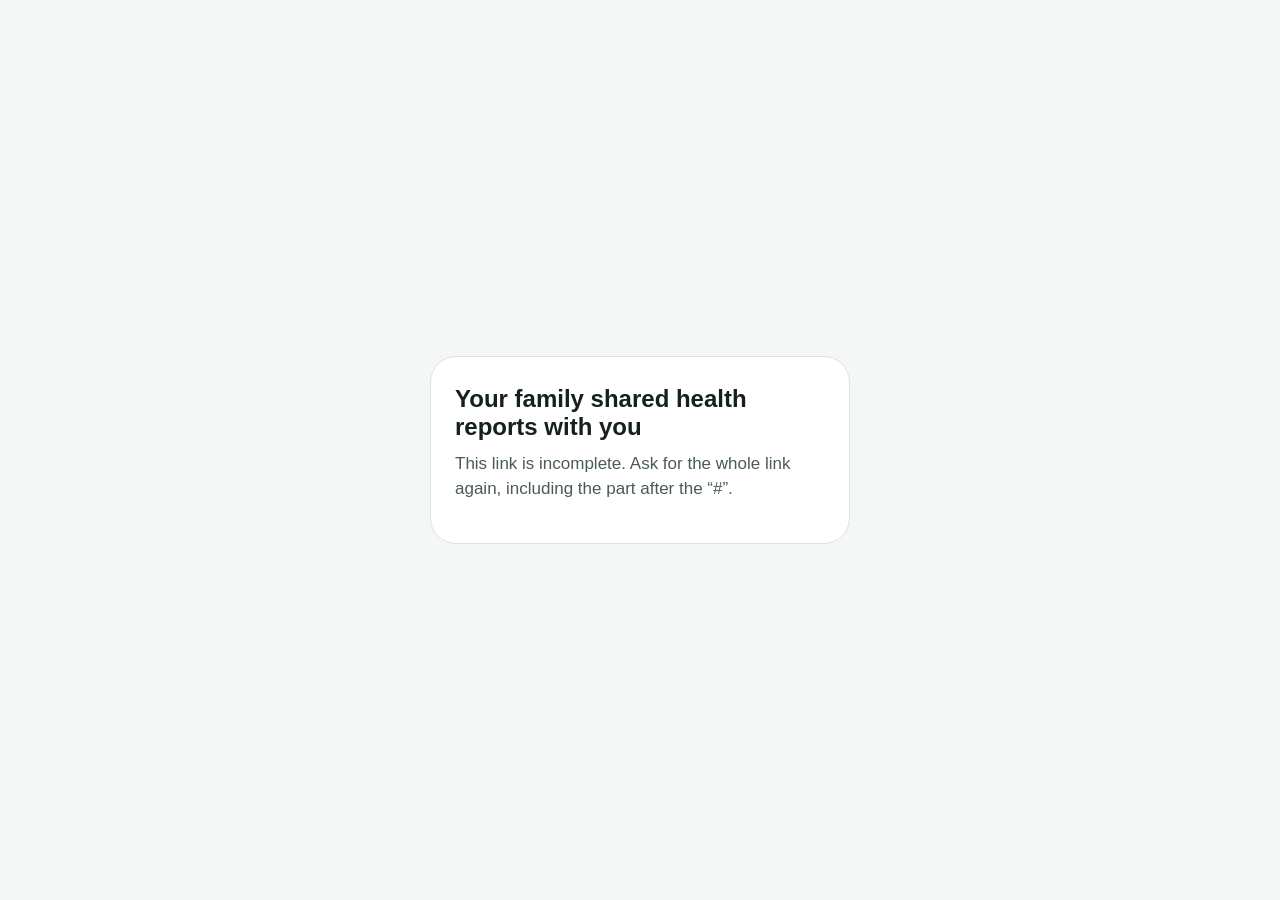
<file: invite_site/public/invite.html>
<!doctype html>
<html lang="en">
<head>
<meta charset="utf-8">
<meta name="viewport" content="width=device-width, initial-scale=1">
<meta name="referrer" content="no-referrer">
<meta name="robots" content="noindex">
<title>Vitalog family invite</title>
<!--
  Served for https://<invite host>/i/<id>#<secret> (InviteLink in
  sharing_crypto.dart). The #secret never reaches this server: browsers
  don't send the fragment. This page reads it on the phone and hands the
  whole link to the app through its own scheme. No analytics, no external
  resources (see the Content-Security-Policy in firebase.json).
-->
<style>
  :root {
    --bg: #F4F7F5; --card: #FFFFFF; --text: #14211D; --muted: #4A5B55;
    --brand: #173D35; --on-brand: #FFFFFF; --line: #DCE5E1;
  }
  @media (prefers-color-scheme: dark) {
    :root {
      --bg: #0E1513; --card: #17211E; --text: #E8F0EC; --muted: #A9BAB3;
      --brand: #8FD3BE; --on-brand: #0E1513; --line: #26332F;
    }
  }
  * { box-sizing: border-box; }
  body {
    margin: 0; min-height: 100vh; display: grid; place-items: center;
    background: var(--bg); color: var(--text);
    font: 17px/1.45 -apple-system, BlinkMacSystemFont, "Segoe UI", Roboto, sans-serif;
    padding: 24px 16px;
  }
  main {
    width: 100%; max-width: 420px; background: var(--card);
    border: 1px solid var(--line); border-radius: 26px; padding: 28px 24px;
  }
  h1 { font-size: 24px; line-height: 1.2; margin: 0 0 10px; }
  p { margin: 0 0 14px; color: var(--muted); }
  a.button, button {
    display: block; width: 100%; text-align: center; text-decoration: none;
    font: inherit; font-weight: 600; border-radius: 16px; padding: 15px;
    margin-top: 12px; cursor: pointer;
  }
  a.button { background: var(--brand); color: var(--on-brand); border: 0; }
  button { background: transparent; color: var(--brand); border: 1px solid var(--line); }
  .small { font-size: 14px; margin-top: 18px; }
  [hidden] { display: none !important; }
</style>
</head>
<body>
<main>
  <h1>Your family shared health reports with you</h1>
  <div id="ok">
    <p>Open this invite in the Vitalog app to see them. It works once, for 7 days.</p>
    <a class="button" id="open" href="#">Open in Vitalog</a>
    <button type="button" id="copy">Copy the link</button>
    <p class="small">Don't have Vitalog yet? Install it from the App Store or
      Google Play, sign in, then tap this link again. Or, in the app, go to
      Family → Open an invite link and paste it.</p>
    <p class="small">The reports are end-to-end encrypted. The secret part of
      this link stays on your phone; this website never sees it.</p>
  </div>
  <p id="broken" hidden>This link is incomplete. Ask for the whole link
    again, including the part after the “#”.</p>
</main>
<script>
  (function () {
    var id = location.pathname.split('/').filter(Boolean)[1] || '';
    var secret = location.hash.slice(1);
    var valid = /^[A-Za-z0-9_-]{22}$/.test(id) && /^[A-Za-z0-9_-]{43}$/.test(secret);
    if (!valid) {
      document.getElementById('ok').hidden = true;
      document.getElementById('broken').hidden = false;
      return;
    }
    document.getElementById('open').href =
      'com.vitalog.app://invite/' + id + '#' + secret;
    document.getElementById('copy').onclick = function () {
      var btn = this;
      navigator.clipboard.writeText(location.href).then(function () {
        btn.textContent = 'Copied';
      });
    };
  })();
</script>
</body>
</html>
</file>
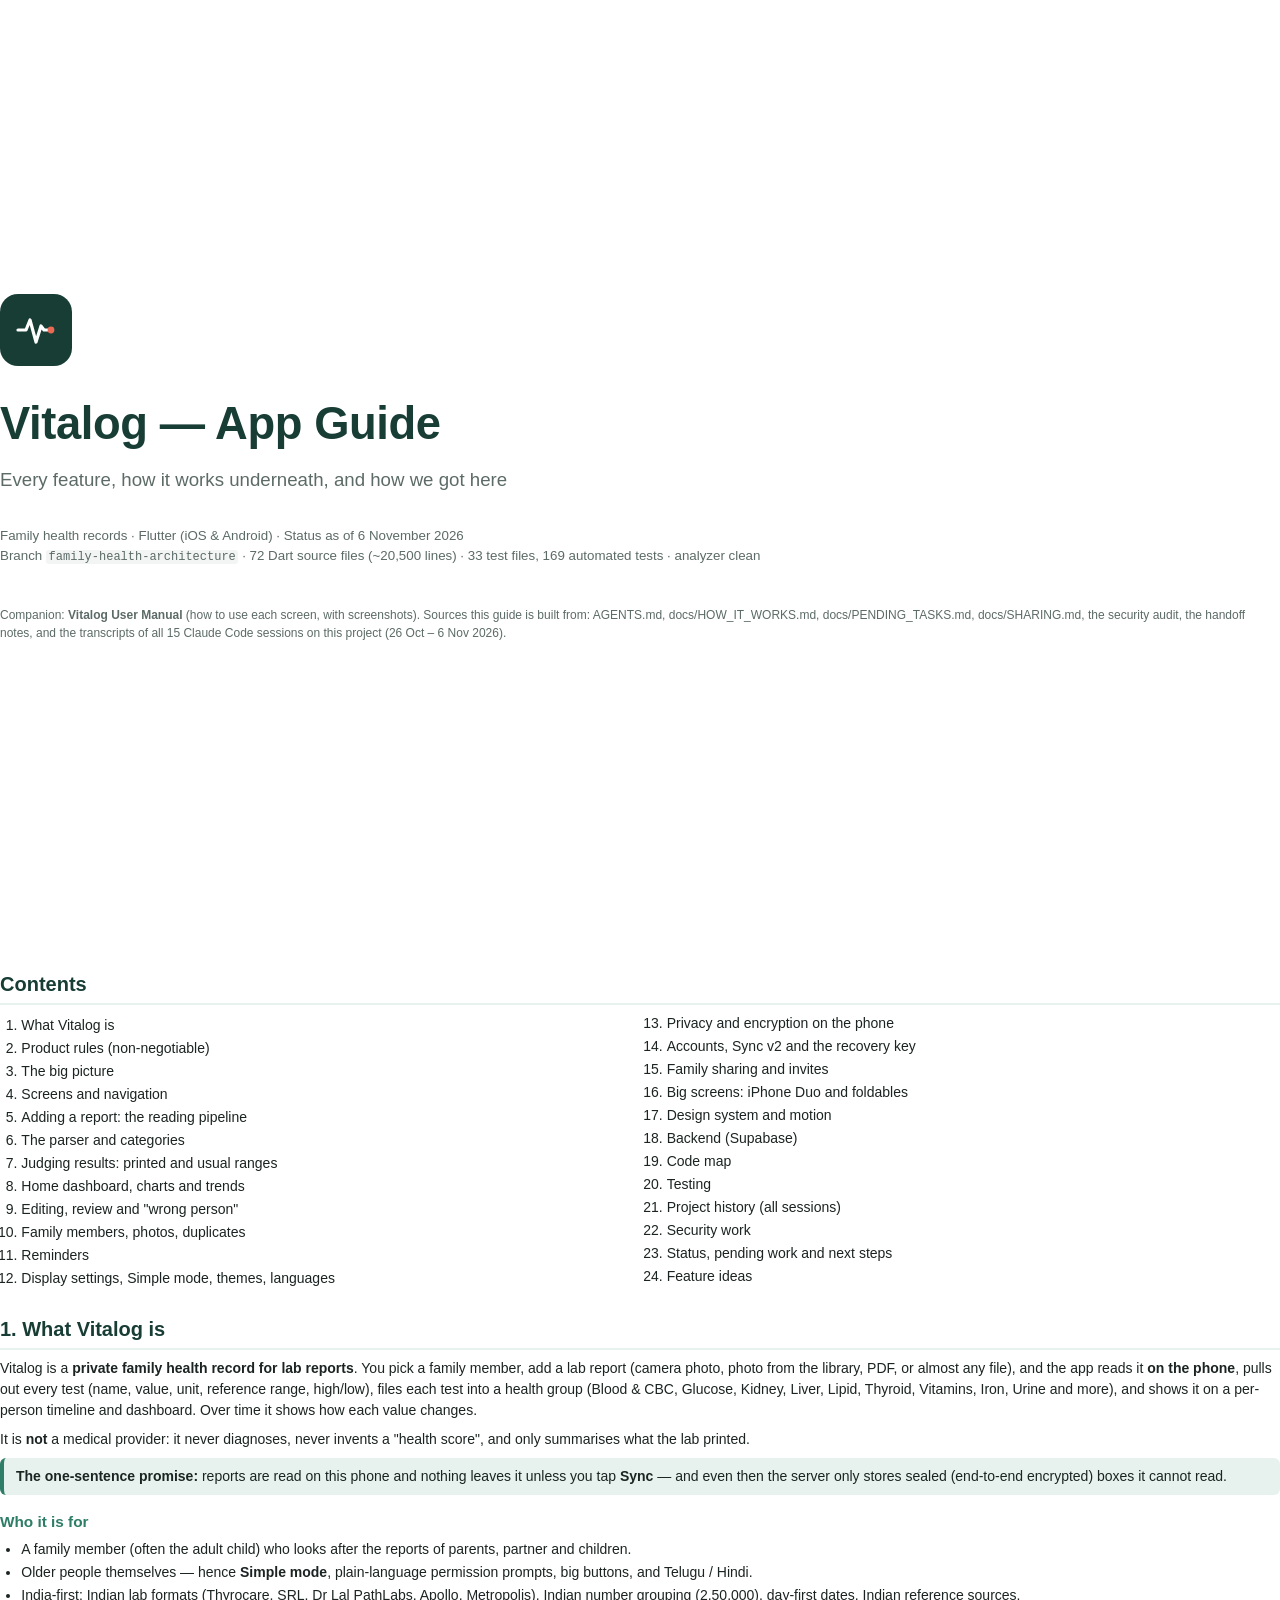
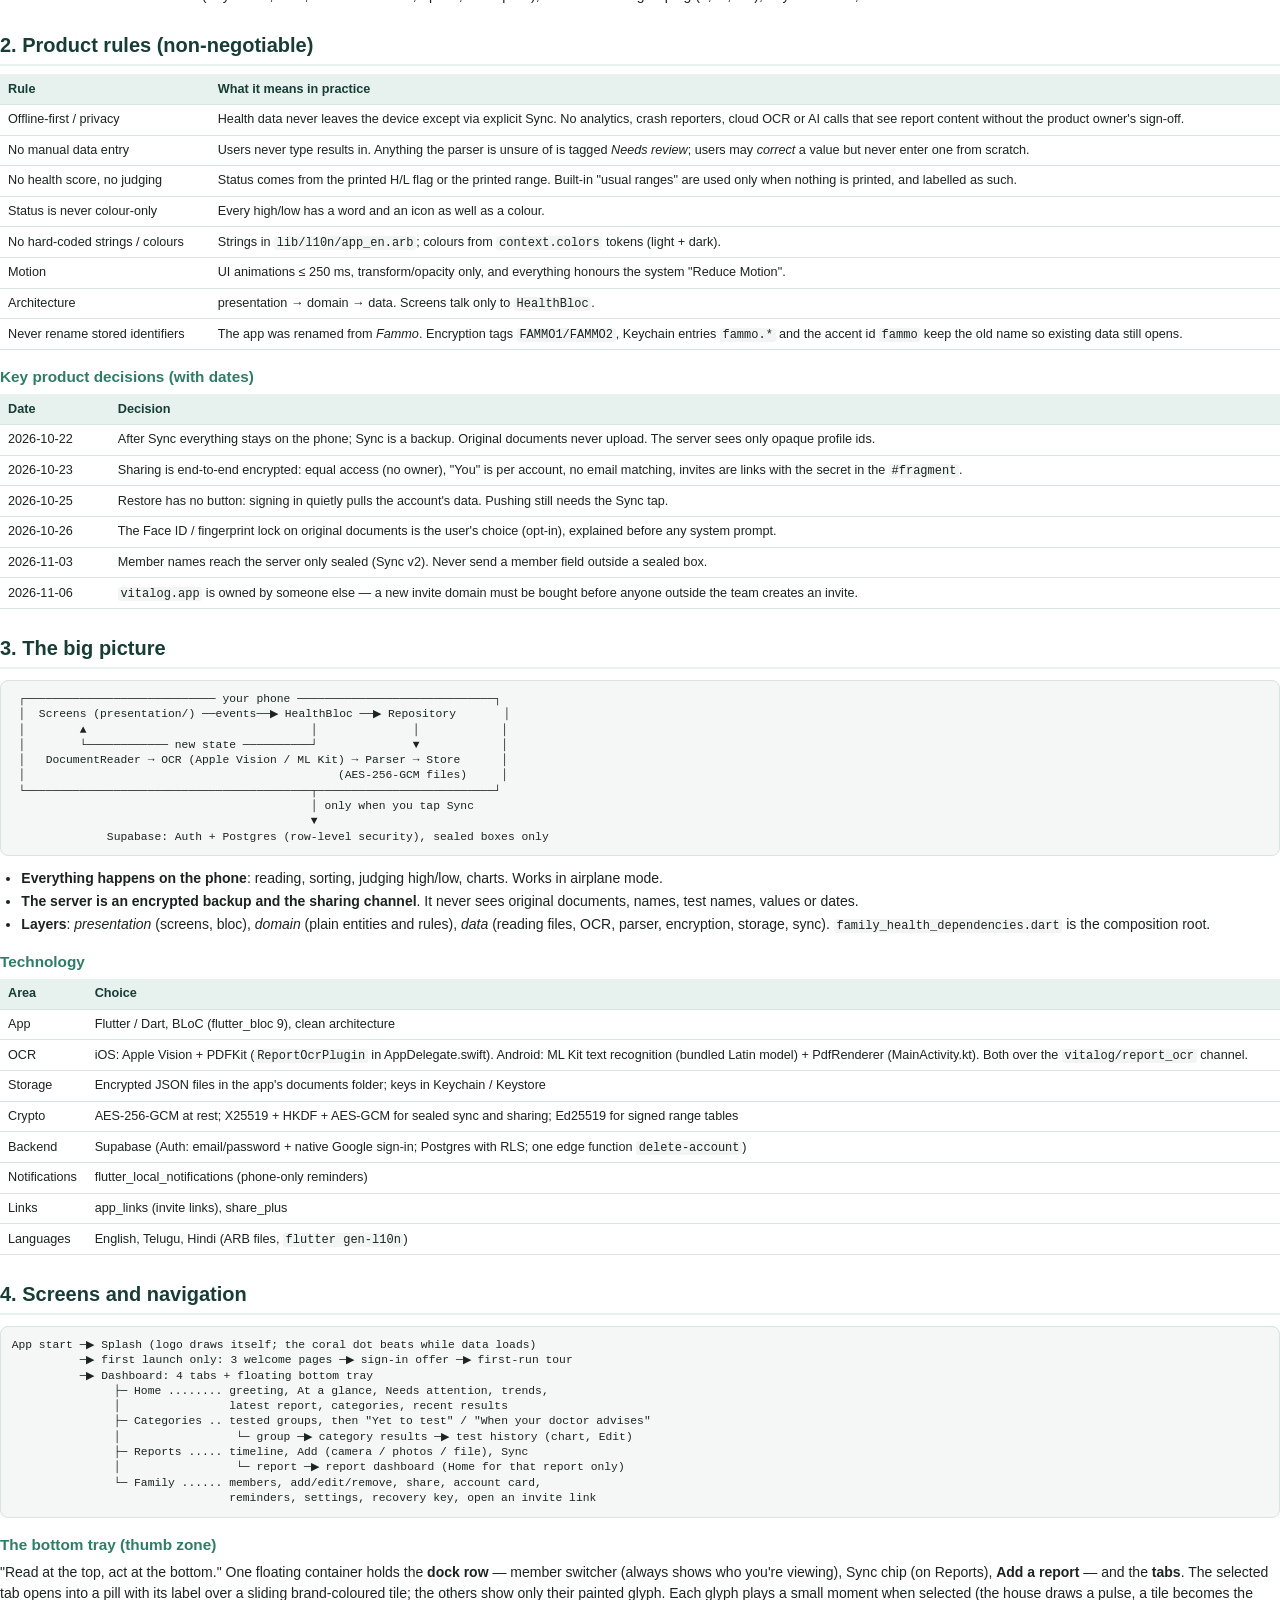
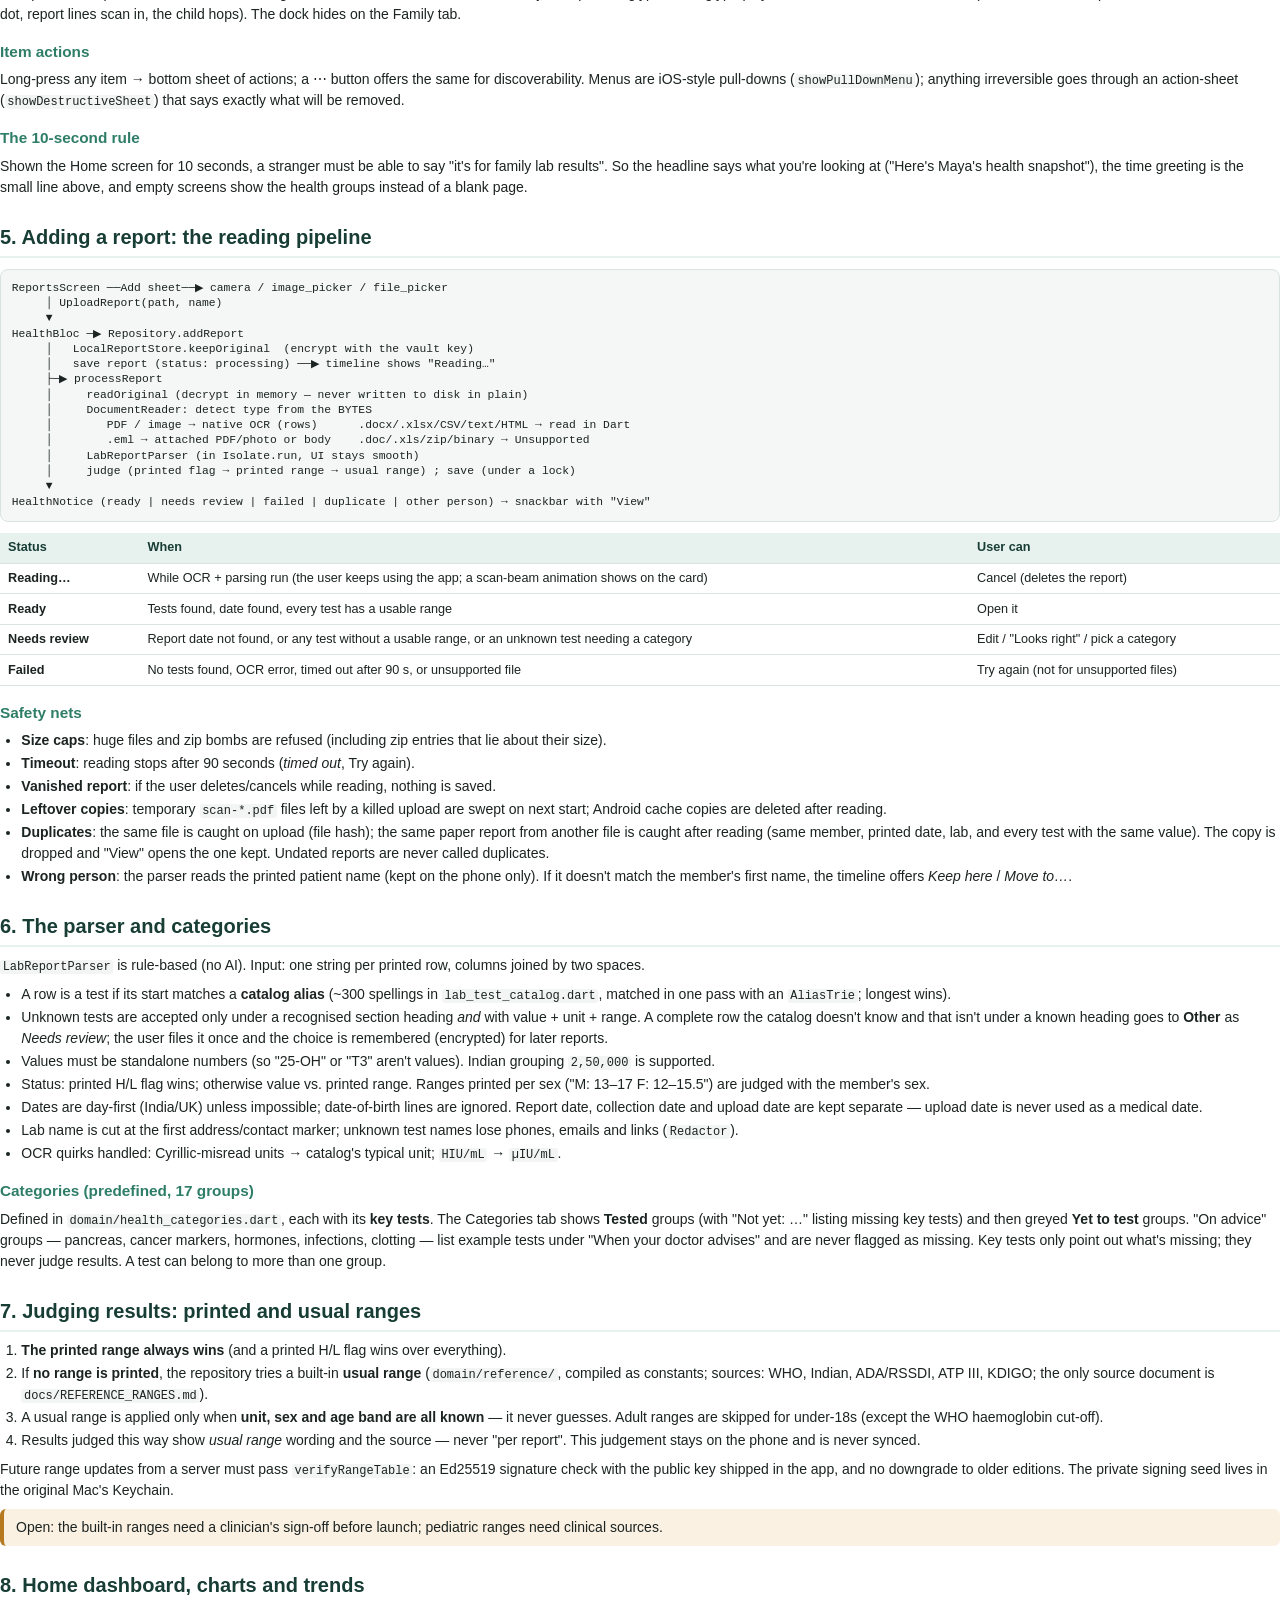
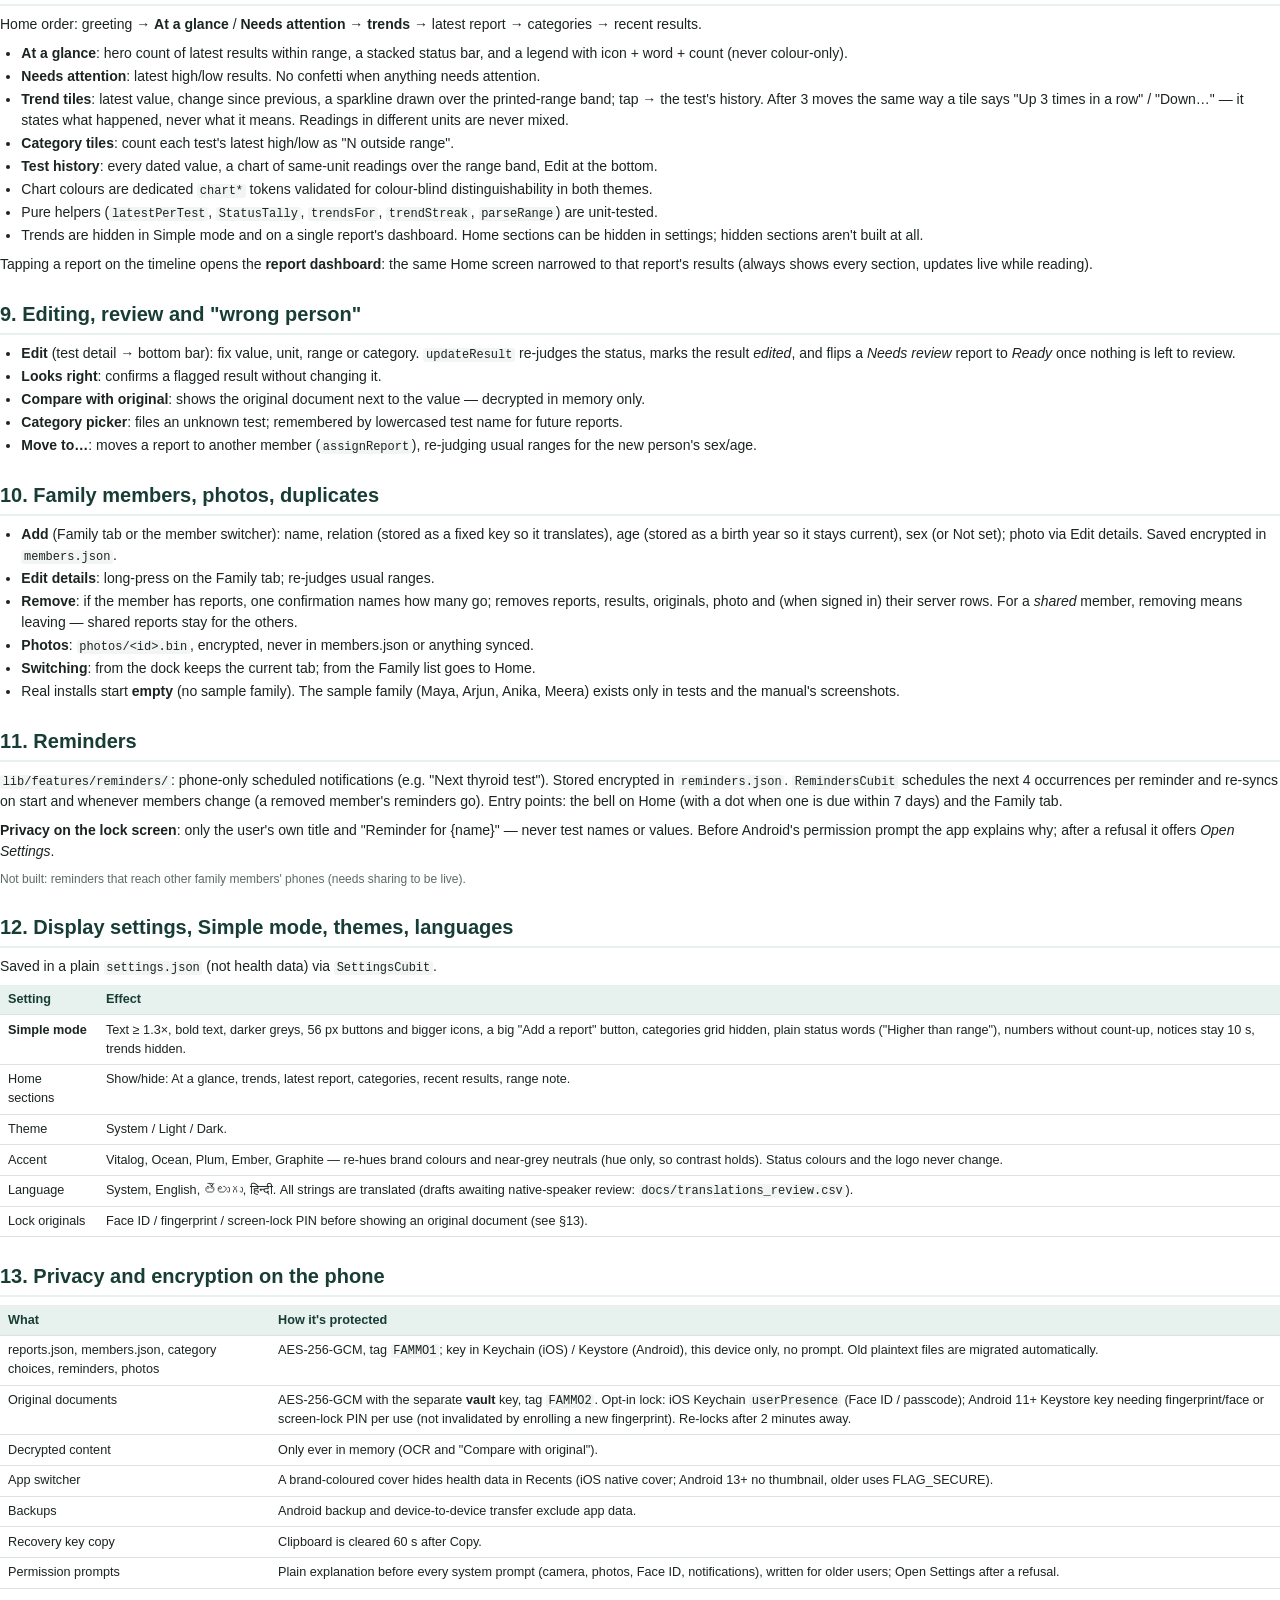
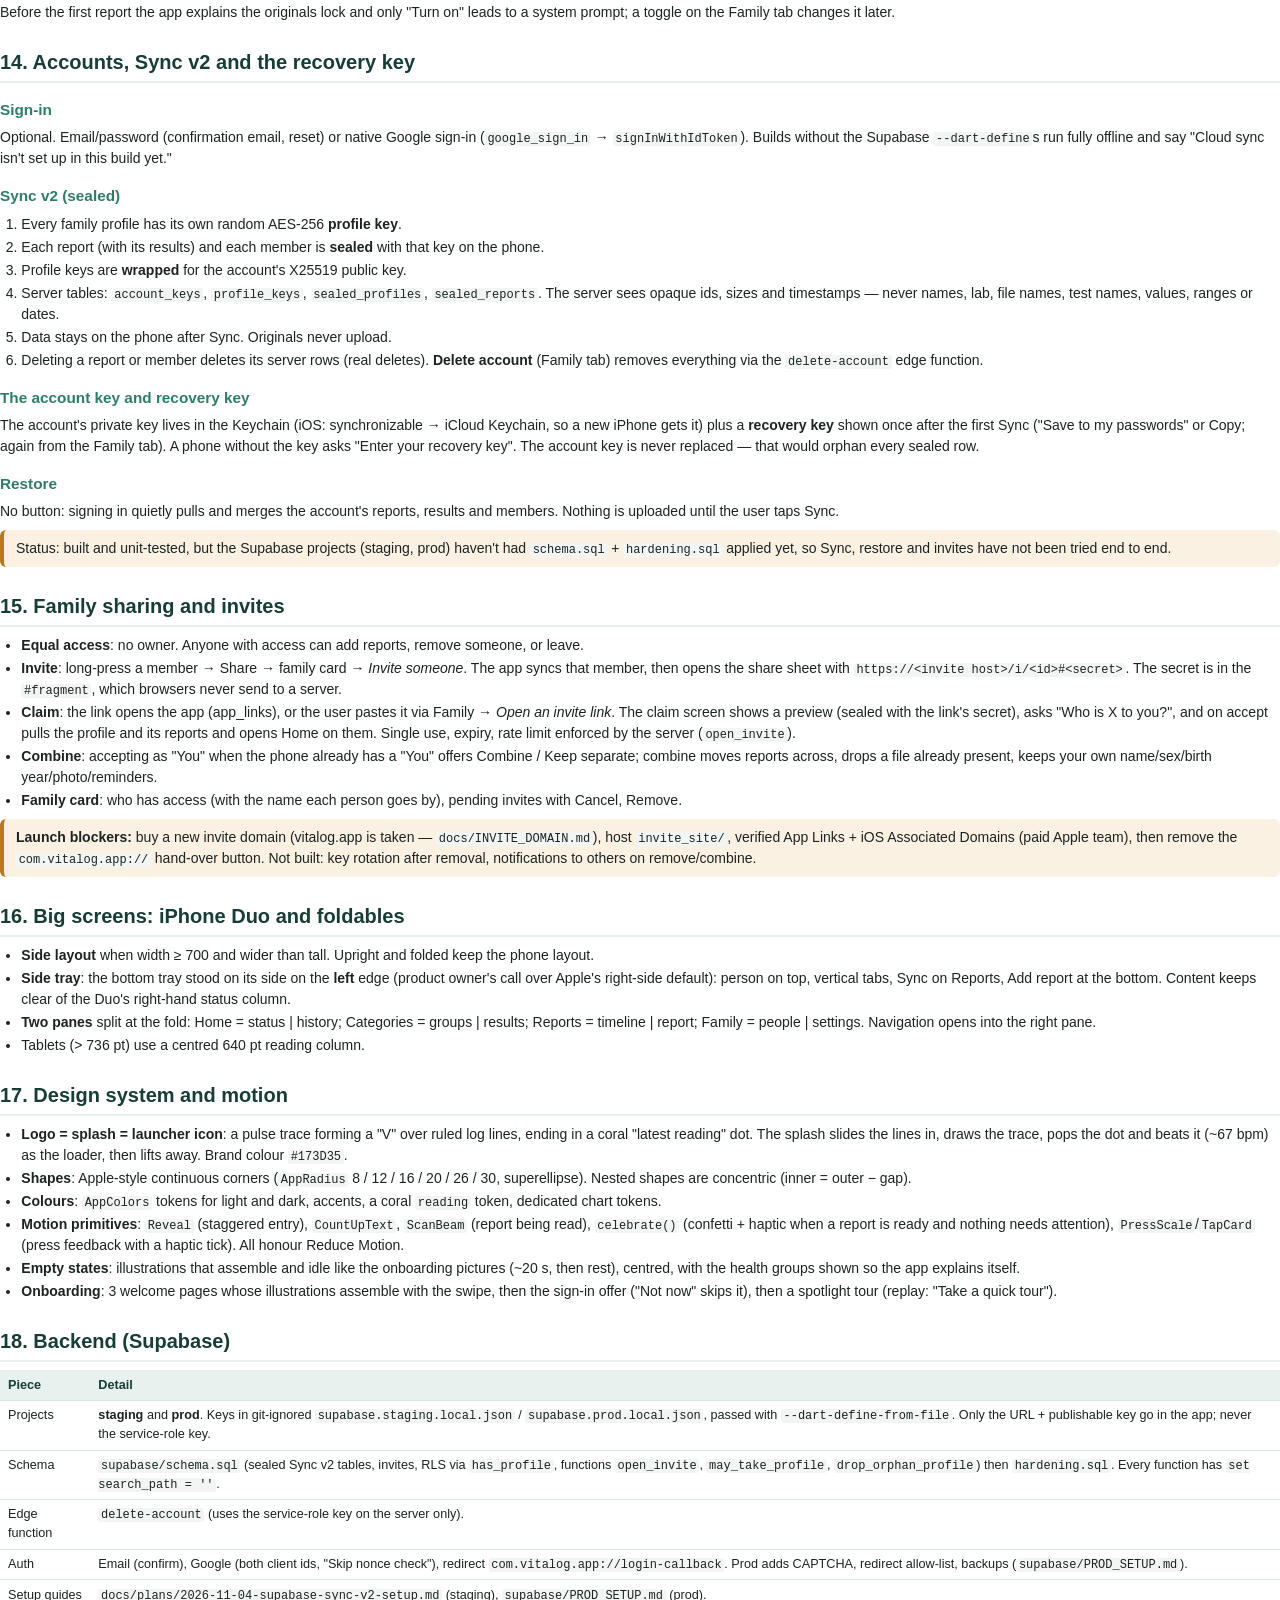
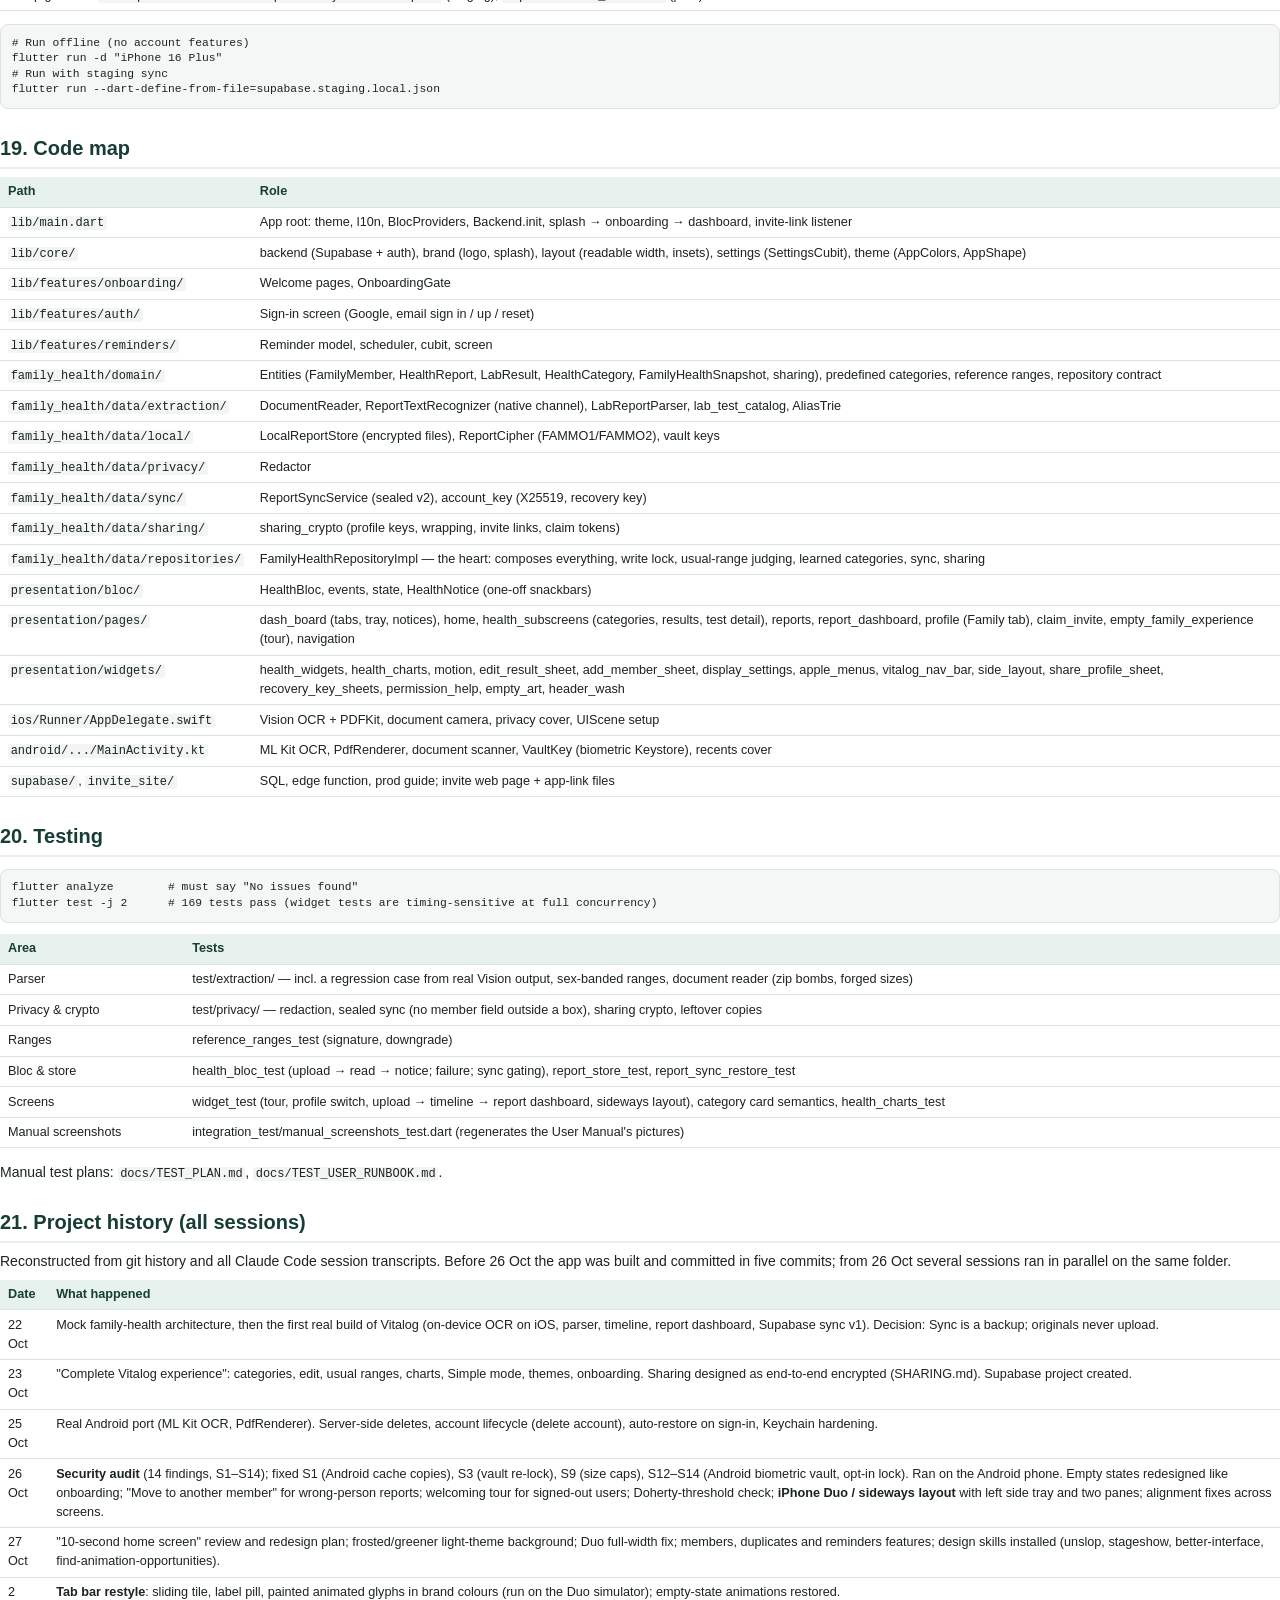
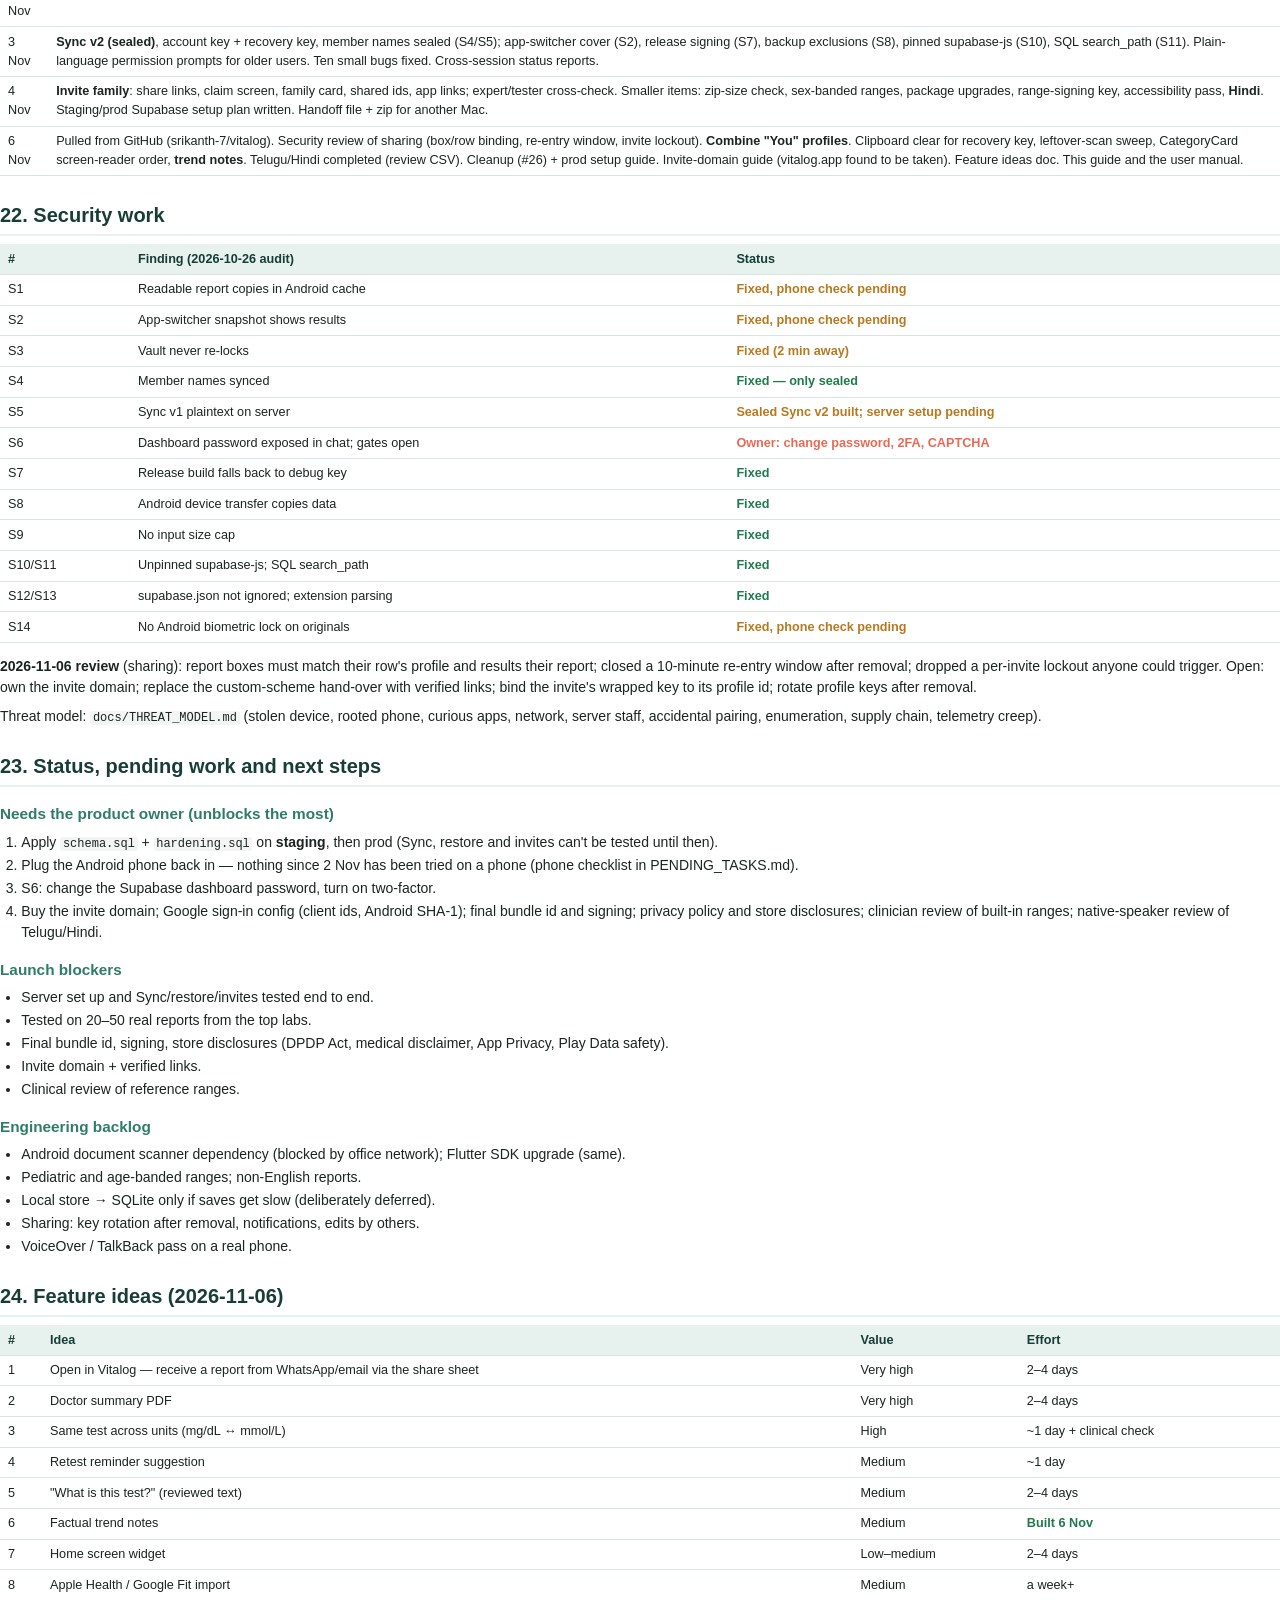
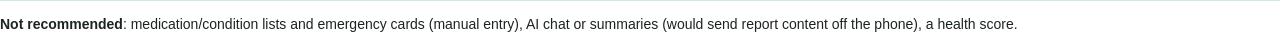
<file: docs/manual/src/app_guide.html>
<!doctype html>
<html lang="en"><head><meta charset="utf-8"><title>Vitalog App Guide</title>
<link rel="stylesheet" href="style.css"></head><body>

<section class="cover">
  <div class="mark"><svg width="44" height="44" viewBox="0 0 44 44"><path d="M4 22h8l4-10 6 22 5-16 3 4h6" fill="none" stroke="#fff" stroke-width="3.2" stroke-linecap="round" stroke-linejoin="round"/><circle cx="37" cy="22" r="3.4" fill="#E86A55"/></svg></div>
  <h1>Vitalog — App Guide</h1>
  <div class="sub">Every feature, how it works underneath, and how we got here</div>
  <div class="meta">Family health records · Flutter (iOS &amp; Android) · Status as of 6 November 2026<br>
  Branch <code>family-health-architecture</code> · 72 Dart source files (~20,500 lines) · 33 test files, 169 automated tests · analyzer clean</div>
  <p class="small" style="margin-top:30pt">Companion: <b>Vitalog User Manual</b> (how to use each screen, with screenshots). Sources this guide is built from: AGENTS.md, docs/HOW_IT_WORKS.md, docs/PENDING_TASKS.md, docs/SHARING.md, the security audit, the handoff notes, and the transcripts of all 15 Claude Code sessions on this project (26 Oct – 6 Nov 2026).</p>
</section>

<section class="toc"><h2>Contents</h2><ol>
<li>What Vitalog is</li><li>Product rules (non-negotiable)</li><li>The big picture</li><li>Screens and navigation</li>
<li>Adding a report: the reading pipeline</li><li>The parser and categories</li><li>Judging results: printed and usual ranges</li>
<li>Home dashboard, charts and trends</li><li>Editing, review and "wrong person"</li><li>Family members, photos, duplicates</li>
<li>Reminders</li><li>Display settings, Simple mode, themes, languages</li><li>Privacy and encryption on the phone</li>
<li>Accounts, Sync v2 and the recovery key</li><li>Family sharing and invites</li><li>Big screens: iPhone Duo and foldables</li>
<li>Design system and motion</li><li>Backend (Supabase)</li><li>Code map</li><li>Testing</li>
<li>Project history (all sessions)</li><li>Security work</li><li>Status, pending work and next steps</li><li>Feature ideas</li></ol></section>

<section class="chapter"><h2>1. What Vitalog is</h2>
<p>Vitalog is a <b>private family health record for lab reports</b>. You pick a family member, add a lab report (camera photo, photo from the library, PDF, or almost any file), and the app reads it <b>on the phone</b>, pulls out every test (name, value, unit, reference range, high/low), files each test into a health group (Blood &amp; CBC, Glucose, Kidney, Liver, Lipid, Thyroid, Vitamins, Iron, Urine and more), and shows it on a per-person timeline and dashboard. Over time it shows how each value changes.</p>
<p>It is <b>not</b> a medical provider: it never diagnoses, never invents a "health score", and only summarises what the lab printed.</p>
<div class="note"><b>The one-sentence promise:</b> reports are read on this phone and nothing leaves it unless you tap <b>Sync</b> — and even then the server only stores sealed (end-to-end encrypted) boxes it cannot read.</div>
<h3>Who it is for</h3>
<ul><li>A family member (often the adult child) who looks after the reports of parents, partner and children.</li>
<li>Older people themselves — hence <b>Simple mode</b>, plain-language permission prompts, big buttons, and Telugu / Hindi.</li>
<li>India-first: Indian lab formats (Thyrocare, SRL, Dr Lal PathLabs, Apollo, Metropolis), Indian number grouping (2,50,000), day-first dates, Indian reference sources.</li></ul>
</section>

<section class="chapter"><h2>2. Product rules (non-negotiable)</h2>
<table><tr><th>Rule</th><th>What it means in practice</th></tr>
<tr><td>Offline-first / privacy</td><td>Health data never leaves the device except via explicit Sync. No analytics, crash reporters, cloud OCR or AI calls that see report content without the product owner's sign-off.</td></tr>
<tr><td>No manual data entry</td><td>Users never type results in. Anything the parser is unsure of is tagged <i>Needs review</i>; users may <i>correct</i> a value but never enter one from scratch.</td></tr>
<tr><td>No health score, no judging</td><td>Status comes from the printed H/L flag or the printed range. Built-in "usual ranges" are used only when nothing is printed, and labelled as such.</td></tr>
<tr><td>Status is never colour-only</td><td>Every high/low has a word and an icon as well as a colour.</td></tr>
<tr><td>No hard-coded strings / colours</td><td>Strings in <code>lib/l10n/app_en.arb</code>; colours from <code>context.colors</code> tokens (light + dark).</td></tr>
<tr><td>Motion</td><td>UI animations ≤ 250 ms, transform/opacity only, and everything honours the system "Reduce Motion".</td></tr>
<tr><td>Architecture</td><td>presentation → domain → data. Screens talk only to <code>HealthBloc</code>.</td></tr>
<tr><td>Never rename stored identifiers</td><td>The app was renamed from <i>Fammo</i>. Encryption tags <code>FAMMO1/FAMMO2</code>, Keychain entries <code>fammo.*</code> and the accent id <code>fammo</code> keep the old name so existing data still opens.</td></tr></table>
<h3>Key product decisions (with dates)</h3>
<table><tr><th>Date</th><th>Decision</th></tr>
<tr><td>2026-10-22</td><td>After Sync everything stays on the phone; Sync is a backup. Original documents never upload. The server sees only opaque profile ids.</td></tr>
<tr><td>2026-10-23</td><td>Sharing is end-to-end encrypted: equal access (no owner), "You" is per account, no email matching, invites are links with the secret in the <code>#fragment</code>.</td></tr>
<tr><td>2026-10-25</td><td>Restore has no button: signing in quietly pulls the account's data. Pushing still needs the Sync tap.</td></tr>
<tr><td>2026-10-26</td><td>The Face ID / fingerprint lock on original documents is the user's choice (opt-in), explained before any system prompt.</td></tr>
<tr><td>2026-11-03</td><td>Member names reach the server only sealed (Sync v2). Never send a member field outside a sealed box.</td></tr>
<tr><td>2026-11-06</td><td><code>vitalog.app</code> is owned by someone else — a new invite domain must be bought before anyone outside the team creates an invite.</td></tr></table>
</section>

<section class="chapter"><h2>3. The big picture</h2>
<pre>
 ┌──────────────────────────── your phone ─────────────────────────────┐
 │  Screens (presentation/) ──events──▶ HealthBloc ──▶ Repository       │
 │        ▲                                 │              │            │
 │        └──────────── new state ──────────┘              ▼            │
 │   DocumentReader → OCR (Apple Vision / ML Kit) → Parser → Store      │
 │                                              (AES-256-GCM files)     │
 └──────────────────────────────────────────┬──────────────────────────┘
                                            │ only when you tap Sync
                                            ▼
              Supabase: Auth + Postgres (row-level security), sealed boxes only
</pre>
<ul><li><b>Everything happens on the phone</b>: reading, sorting, judging high/low, charts. Works in airplane mode.</li>
<li><b>The server is an encrypted backup and the sharing channel</b>. It never sees original documents, names, test names, values or dates.</li>
<li><b>Layers</b>: <i>presentation</i> (screens, bloc), <i>domain</i> (plain entities and rules), <i>data</i> (reading files, OCR, parser, encryption, storage, sync). <code>family_health_dependencies.dart</code> is the composition root.</li></ul>
<h3>Technology</h3>
<table><tr><th>Area</th><th>Choice</th></tr>
<tr><td>App</td><td>Flutter / Dart, BLoC (flutter_bloc 9), clean architecture</td></tr>
<tr><td>OCR</td><td>iOS: Apple Vision + PDFKit (<code>ReportOcrPlugin</code> in AppDelegate.swift). Android: ML Kit text recognition (bundled Latin model) + PdfRenderer (MainActivity.kt). Both over the <code>vitalog/report_ocr</code> channel.</td></tr>
<tr><td>Storage</td><td>Encrypted JSON files in the app's documents folder; keys in Keychain / Keystore</td></tr>
<tr><td>Crypto</td><td>AES-256-GCM at rest; X25519 + HKDF + AES-GCM for sealed sync and sharing; Ed25519 for signed range tables</td></tr>
<tr><td>Backend</td><td>Supabase (Auth: email/password + native Google sign-in; Postgres with RLS; one edge function <code>delete-account</code>)</td></tr>
<tr><td>Notifications</td><td>flutter_local_notifications (phone-only reminders)</td></tr>
<tr><td>Links</td><td>app_links (invite links), share_plus</td></tr>
<tr><td>Languages</td><td>English, Telugu, Hindi (ARB files, <code>flutter gen-l10n</code>)</td></tr></table>
</section>

<section class="chapter"><h2>4. Screens and navigation</h2>
<pre>
App start ─▶ Splash (logo draws itself; the coral dot beats while data loads)
          ─▶ first launch only: 3 welcome pages ─▶ sign-in offer ─▶ first-run tour
          ─▶ Dashboard: 4 tabs + floating bottom tray
               ├─ Home ........ greeting, At a glance, Needs attention, trends,
               │                latest report, categories, recent results
               ├─ Categories .. tested groups, then "Yet to test" / "When your doctor advises"
               │                 └─ group ─▶ category results ─▶ test history (chart, Edit)
               ├─ Reports ..... timeline, Add (camera / photos / file), Sync
               │                 └─ report ─▶ report dashboard (Home for that report only)
               └─ Family ...... members, add/edit/remove, share, account card,
                                reminders, settings, recovery key, open an invite link
</pre>
<h3>The bottom tray (thumb zone)</h3>
<p>"Read at the top, act at the bottom." One floating container holds the <b>dock row</b> — member switcher (always shows who you're viewing), Sync chip (on Reports), <b>Add a report</b> — and the <b>tabs</b>. The selected tab opens into a pill with its label over a sliding brand-coloured tile; the others show only their painted glyph. Each glyph plays a small moment when selected (the house draws a pulse, a tile becomes the dot, report lines scan in, the child hops). The dock hides on the Family tab.</p>
<h3>Item actions</h3>
<p>Long-press any item → bottom sheet of actions; a ⋯ button offers the same for discoverability. Menus are iOS-style pull-downs (<code>showPullDownMenu</code>); anything irreversible goes through an action-sheet (<code>showDestructiveSheet</code>) that says exactly what will be removed.</p>
<h3>The 10-second rule</h3>
<p>Shown the Home screen for 10 seconds, a stranger must be able to say "it's for family lab results". So the headline says what you're looking at ("Here's Maya's health snapshot"), the time greeting is the small line above, and empty screens show the health groups instead of a blank page.</p>
</section>

<section class="chapter"><h2>5. Adding a report: the reading pipeline</h2>
<pre>
ReportsScreen ──Add sheet──▶ camera / image_picker / file_picker
     │ UploadReport(path, name)
     ▼
HealthBloc ─▶ Repository.addReport
     │   LocalReportStore.keepOriginal  (encrypt with the vault key)
     │   save report (status: processing) ──▶ timeline shows "Reading…"
     ├─▶ processReport
     │     readOriginal (decrypt in memory — never written to disk in plain)
     │     DocumentReader: detect type from the BYTES
     │        PDF / image → native OCR (rows)      .docx/.xlsx/CSV/text/HTML → read in Dart
     │        .eml → attached PDF/photo or body    .doc/.xls/zip/binary → Unsupported
     │     LabReportParser (in Isolate.run, UI stays smooth)
     │     judge (printed flag → printed range → usual range) ; save (under a lock)
     ▼
HealthNotice (ready | needs review | failed | duplicate | other person) → snackbar with "View"
</pre>
<table><tr><th>Status</th><th>When</th><th>User can</th></tr>
<tr><td><b>Reading…</b></td><td>While OCR + parsing run (the user keeps using the app; a scan-beam animation shows on the card)</td><td>Cancel (deletes the report)</td></tr>
<tr><td><b>Ready</b></td><td>Tests found, date found, every test has a usable range</td><td>Open it</td></tr>
<tr><td><b>Needs review</b></td><td>Report date not found, or any test without a usable range, or an unknown test needing a category</td><td>Edit / "Looks right" / pick a category</td></tr>
<tr><td><b>Failed</b></td><td>No tests found, OCR error, timed out after 90 s, or unsupported file</td><td>Try again (not for unsupported files)</td></tr></table>
<h3>Safety nets</h3>
<ul><li><b>Size caps</b>: huge files and zip bombs are refused (including zip entries that lie about their size).</li>
<li><b>Timeout</b>: reading stops after 90 seconds (<i>timed out</i>, Try again).</li>
<li><b>Vanished report</b>: if the user deletes/cancels while reading, nothing is saved.</li>
<li><b>Leftover copies</b>: temporary <code>scan-*.pdf</code> files left by a killed upload are swept on next start; Android cache copies are deleted after reading.</li>
<li><b>Duplicates</b>: the same file is caught on upload (file hash); the same paper report from another file is caught after reading (same member, printed date, lab, and every test with the same value). The copy is dropped and "View" opens the one kept. Undated reports are never called duplicates.</li>
<li><b>Wrong person</b>: the parser reads the printed patient name (kept on the phone only). If it doesn't match the member's first name, the timeline offers <i>Keep here</i> / <i>Move to…</i>.</li></ul>
</section>

<section class="chapter"><h2>6. The parser and categories</h2>
<p><code>LabReportParser</code> is rule-based (no AI). Input: one string per printed row, columns joined by two spaces.</p>
<ul><li>A row is a test if its start matches a <b>catalog alias</b> (~300 spellings in <code>lab_test_catalog.dart</code>, matched in one pass with an <code>AliasTrie</code>; longest wins).</li>
<li>Unknown tests are accepted only under a recognised section heading <i>and</i> with value + unit + range. A complete row the catalog doesn't know and that isn't under a known heading goes to <b>Other</b> as <i>Needs review</i>; the user files it once and the choice is remembered (encrypted) for later reports.</li>
<li>Values must be standalone numbers (so "25-OH" or "T3" aren't values). Indian grouping <code>2,50,000</code> is supported.</li>
<li>Status: printed H/L flag wins; otherwise value vs. printed range. Ranges printed per sex ("M: 13–17 F: 12–15.5") are judged with the member's sex.</li>
<li>Dates are day-first (India/UK) unless impossible; date-of-birth lines are ignored. Report date, collection date and upload date are kept separate — upload date is never used as a medical date.</li>
<li>Lab name is cut at the first address/contact marker; unknown test names lose phones, emails and links (<code>Redactor</code>).</li>
<li>OCR quirks handled: Cyrillic-misread units → catalog's typical unit; <code>HIU/mL</code> → <code>µIU/mL</code>.</li></ul>
<h3>Categories (predefined, 17 groups)</h3>
<p>Defined in <code>domain/health_categories.dart</code>, each with its <b>key tests</b>. The Categories tab shows <b>Tested</b> groups (with "Not yet: …" listing missing key tests) and then greyed <b>Yet to test</b> groups. "On advice" groups — pancreas, cancer markers, hormones, infections, clotting — list example tests under "When your doctor advises" and are never flagged as missing. Key tests only point out what's missing; they never judge results. A test can belong to more than one group.</p>
</section>

<section class="chapter"><h2>7. Judging results: printed and usual ranges</h2>
<ol><li><b>The printed range always wins</b> (and a printed H/L flag wins over everything).</li>
<li>If <b>no range is printed</b>, the repository tries a built-in <b>usual range</b> (<code>domain/reference/</code>, compiled as constants; sources: WHO, Indian, ADA/RSSDI, ATP III, KDIGO; the only source document is <code>docs/REFERENCE_RANGES.md</code>).</li>
<li>A usual range is applied only when <b>unit, sex and age band are all known</b> — it never guesses. Adult ranges are skipped for under-18s (except the WHO haemoglobin cut-off).</li>
<li>Results judged this way show <i>usual range</i> wording and the source — never "per report". This judgement stays on the phone and is never synced.</li></ol>
<p>Future range updates from a server must pass <code>verifyRangeTable</code>: an Ed25519 signature check with the public key shipped in the app, and no downgrade to older editions. The private signing seed lives in the original Mac's Keychain.</p>
<div class="warn">Open: the built-in ranges need a clinician's sign-off before launch; pediatric ranges need clinical sources.</div>
</section>

<section class="chapter"><h2>8. Home dashboard, charts and trends</h2>
<p>Home order: greeting → <b>At a glance</b> / <b>Needs attention</b> → <b>trends</b> → latest report → categories → recent results.</p>
<ul><li><b>At a glance</b>: hero count of latest results within range, a stacked status bar, and a legend with icon + word + count (never colour-only).</li>
<li><b>Needs attention</b>: latest high/low results. No confetti when anything needs attention.</li>
<li><b>Trend tiles</b>: latest value, change since previous, a sparkline drawn over the printed-range band; tap → the test's history. After 3 moves the same way a tile says "Up 3 times in a row" / "Down…" — it states what happened, never what it means. Readings in different units are never mixed.</li>
<li><b>Category tiles</b>: count each test's latest high/low as "N outside range".</li>
<li><b>Test history</b>: every dated value, a chart of same-unit readings over the range band, Edit at the bottom.</li>
<li>Chart colours are dedicated <code>chart*</code> tokens validated for colour-blind distinguishability in both themes.</li>
<li>Pure helpers (<code>latestPerTest</code>, <code>StatusTally</code>, <code>trendsFor</code>, <code>trendStreak</code>, <code>parseRange</code>) are unit-tested.</li>
<li>Trends are hidden in Simple mode and on a single report's dashboard. Home sections can be hidden in settings; hidden sections aren't built at all.</li></ul>
<p>Tapping a report on the timeline opens the <b>report dashboard</b>: the same Home screen narrowed to that report's results (always shows every section, updates live while reading).</p>
</section>

<section class="chapter"><h2>9. Editing, review and "wrong person"</h2>
<ul><li><b>Edit</b> (test detail → bottom bar): fix value, unit, range or category. <code>updateResult</code> re-judges the status, marks the result <i>edited</i>, and flips a <i>Needs review</i> report to <i>Ready</i> once nothing is left to review.</li>
<li><b>Looks right</b>: confirms a flagged result without changing it.</li>
<li><b>Compare with original</b>: shows the original document next to the value — decrypted in memory only.</li>
<li><b>Category picker</b>: files an unknown test; remembered by lowercased test name for future reports.</li>
<li><b>Move to…</b>: moves a report to another member (<code>assignReport</code>), re-judging usual ranges for the new person's sex/age.</li></ul>
</section>

<section class="chapter"><h2>10. Family members, photos, duplicates</h2>
<ul><li><b>Add</b> (Family tab or the member switcher): name, relation (stored as a fixed key so it translates), age (stored as a birth year so it stays current), sex (or Not set); photo via Edit details. Saved encrypted in <code>members.json</code>.</li>
<li><b>Edit details</b>: long-press on the Family tab; re-judges usual ranges.</li>
<li><b>Remove</b>: if the member has reports, one confirmation names how many go; removes reports, results, originals, photo and (when signed in) their server rows. For a <i>shared</i> member, removing means leaving — shared reports stay for the others.</li>
<li><b>Photos</b>: <code>photos/&lt;id&gt;.bin</code>, encrypted, never in members.json or anything synced.</li>
<li><b>Switching</b>: from the dock keeps the current tab; from the Family list goes to Home.</li>
<li>Real installs start <b>empty</b> (no sample family). The sample family (Maya, Arjun, Anika, Meera) exists only in tests and the manual's screenshots.</li></ul>
</section>

<section class="chapter"><h2>11. Reminders</h2>
<p><code>lib/features/reminders/</code>: phone-only scheduled notifications (e.g. "Next thyroid test"). Stored encrypted in <code>reminders.json</code>. <code>RemindersCubit</code> schedules the next 4 occurrences per reminder and re-syncs on start and whenever members change (a removed member's reminders go). Entry points: the bell on Home (with a dot when one is due within 7 days) and the Family tab.</p>
<p><b>Privacy on the lock screen</b>: only the user's own title and "Reminder for {name}" — never test names or values. Before Android's permission prompt the app explains why; after a refusal it offers <i>Open Settings</i>.</p>
<p class="small">Not built: reminders that reach other family members' phones (needs sharing to be live).</p>
</section>

<section class="chapter"><h2>12. Display settings, Simple mode, themes, languages</h2>
<p>Saved in a plain <code>settings.json</code> (not health data) via <code>SettingsCubit</code>.</p>
<table><tr><th>Setting</th><th>Effect</th></tr>
<tr><td><b>Simple mode</b></td><td>Text ≥ 1.3×, bold text, darker greys, 56 px buttons and bigger icons, a big "Add a report" button, categories grid hidden, plain status words ("Higher than range"), numbers without count-up, notices stay 10 s, trends hidden.</td></tr>
<tr><td>Home sections</td><td>Show/hide: At a glance, trends, latest report, categories, recent results, range note.</td></tr>
<tr><td>Theme</td><td>System / Light / Dark.</td></tr>
<tr><td>Accent</td><td>Vitalog, Ocean, Plum, Ember, Graphite — re-hues brand colours and near-grey neutrals (hue only, so contrast holds). Status colours and the logo never change.</td></tr>
<tr><td>Language</td><td>System, English, తెలుగు, हिन्दी. All strings are translated (drafts awaiting native-speaker review: <code>docs/translations_review.csv</code>).</td></tr>
<tr><td>Lock originals</td><td>Face ID / fingerprint / screen-lock PIN before showing an original document (see §13).</td></tr></table>
</section>

<section class="chapter"><h2>13. Privacy and encryption on the phone</h2>
<table><tr><th>What</th><th>How it's protected</th></tr>
<tr><td>reports.json, members.json, category choices, reminders, photos</td><td>AES-256-GCM, tag <code>FAMMO1</code>; key in Keychain (iOS) / Keystore (Android), this device only, no prompt. Old plaintext files are migrated automatically.</td></tr>
<tr><td>Original documents</td><td>AES-256-GCM with the separate <b>vault</b> key, tag <code>FAMMO2</code>. Opt-in lock: iOS Keychain <code>userPresence</code> (Face ID / passcode); Android 11+ Keystore key needing fingerprint/face or screen-lock PIN per use (not invalidated by enrolling a new fingerprint). Re-locks after 2 minutes away.</td></tr>
<tr><td>Decrypted content</td><td>Only ever in memory (OCR and "Compare with original").</td></tr>
<tr><td>App switcher</td><td>A brand-coloured cover hides health data in Recents (iOS native cover; Android 13+ no thumbnail, older uses FLAG_SECURE).</td></tr>
<tr><td>Backups</td><td>Android backup and device-to-device transfer exclude app data.</td></tr>
<tr><td>Recovery key copy</td><td>Clipboard is cleared 60 s after Copy.</td></tr>
<tr><td>Permission prompts</td><td>Plain explanation before every system prompt (camera, photos, Face ID, notifications), written for older users; Open Settings after a refusal.</td></tr></table>
<p>Before the first report the app explains the originals lock and only "Turn on" leads to a system prompt; a toggle on the Family tab changes it later.</p>
</section>

<section class="chapter"><h2>14. Accounts, Sync v2 and the recovery key</h2>
<h3>Sign-in</h3>
<p>Optional. Email/password (confirmation email, reset) or native Google sign-in (<code>google_sign_in</code> → <code>signInWithIdToken</code>). Builds without the Supabase <code>--dart-define</code>s run fully offline and say "Cloud sync isn't set up in this build yet."</p>
<h3>Sync v2 (sealed)</h3>
<ol><li>Every family profile has its own random AES-256 <b>profile key</b>.</li>
<li>Each report (with its results) and each member is <b>sealed</b> with that key on the phone.</li>
<li>Profile keys are <b>wrapped</b> for the account's X25519 public key.</li>
<li>Server tables: <code>account_keys</code>, <code>profile_keys</code>, <code>sealed_profiles</code>, <code>sealed_reports</code>. The server sees opaque ids, sizes and timestamps — never names, lab, file names, test names, values, ranges or dates.</li>
<li>Data stays on the phone after Sync. Originals never upload.</li>
<li>Deleting a report or member deletes its server rows (real deletes). <b>Delete account</b> (Family tab) removes everything via the <code>delete-account</code> edge function.</li></ol>
<h3>The account key and recovery key</h3>
<p>The account's private key lives in the Keychain (iOS: synchronizable → iCloud Keychain, so a new iPhone gets it) plus a <b>recovery key</b> shown once after the first Sync ("Save to my passwords" or Copy; again from the Family tab). A phone without the key asks "Enter your recovery key". The account key is never replaced — that would orphan every sealed row.</p>
<h3>Restore</h3>
<p>No button: signing in quietly pulls and merges the account's reports, results and members. Nothing is uploaded until the user taps Sync.</p>
<div class="warn">Status: built and unit-tested, but the Supabase projects (staging, prod) haven't had <code>schema.sql</code> + <code>hardening.sql</code> applied yet, so Sync, restore and invites have not been tried end to end.</div>
</section>

<section class="chapter"><h2>15. Family sharing and invites</h2>
<ul><li><b>Equal access</b>: no owner. Anyone with access can add reports, remove someone, or leave.</li>
<li><b>Invite</b>: long-press a member → Share → family card → <i>Invite someone</i>. The app syncs that member, then opens the share sheet with <code>https://&lt;invite host&gt;/i/&lt;id&gt;#&lt;secret&gt;</code>. The secret is in the <code>#fragment</code>, which browsers never send to a server.</li>
<li><b>Claim</b>: the link opens the app (app_links), or the user pastes it via Family → <i>Open an invite link</i>. The claim screen shows a preview (sealed with the link's secret), asks "Who is X to you?", and on accept pulls the profile and its reports and opens Home on them. Single use, expiry, rate limit enforced by the server (<code>open_invite</code>).</li>
<li><b>Combine</b>: accepting as "You" when the phone already has a "You" offers Combine / Keep separate; combine moves reports across, drops a file already present, keeps your own name/sex/birth year/photo/reminders.</li>
<li><b>Family card</b>: who has access (with the name each person goes by), pending invites with Cancel, Remove.</li></ul>
<div class="warn"><b>Launch blockers:</b> buy a new invite domain (vitalog.app is taken — <code>docs/INVITE_DOMAIN.md</code>), host <code>invite_site/</code>, verified App Links + iOS Associated Domains (paid Apple team), then remove the <code>com.vitalog.app://</code> hand-over button. Not built: key rotation after removal, notifications to others on remove/combine.</div>
</section>

<section class="chapter"><h2>16. Big screens: iPhone Duo and foldables</h2>
<ul><li><b>Side layout</b> when width ≥ 700 and wider than tall. Upright and folded keep the phone layout.</li>
<li><b>Side tray</b>: the bottom tray stood on its side on the <b>left</b> edge (product owner's call over Apple's right-side default): person on top, vertical tabs, Sync on Reports, Add report at the bottom. Content keeps clear of the Duo's right-hand status column.</li>
<li><b>Two panes</b> split at the fold: Home = status | history; Categories = groups | results; Reports = timeline | report; Family = people | settings. Navigation opens into the right pane.</li>
<li>Tablets (&gt; 736 pt) use a centred 640 pt reading column.</li></ul>
</section>

<section class="chapter"><h2>17. Design system and motion</h2>
<ul><li><b>Logo = splash = launcher icon</b>: a pulse trace forming a "V" over ruled log lines, ending in a coral "latest reading" dot. The splash slides the lines in, draws the trace, pops the dot and beats it (~67 bpm) as the loader, then lifts away. Brand colour <code>#173D35</code>.</li>
<li><b>Shapes</b>: Apple-style continuous corners (<code>AppRadius</code> 8 / 12 / 16 / 20 / 26 / 30, superellipse). Nested shapes are concentric (inner = outer − gap).</li>
<li><b>Colours</b>: <code>AppColors</code> tokens for light and dark, accents, a coral <code>reading</code> token, dedicated chart tokens.</li>
<li><b>Motion primitives</b>: <code>Reveal</code> (staggered entry), <code>CountUpText</code>, <code>ScanBeam</code> (report being read), <code>celebrate()</code> (confetti + haptic when a report is ready and nothing needs attention), <code>PressScale</code>/<code>TapCard</code> (press feedback with a haptic tick). All honour Reduce Motion.</li>
<li><b>Empty states</b>: illustrations that assemble and idle like the onboarding pictures (~20 s, then rest), centred, with the health groups shown so the app explains itself.</li>
<li><b>Onboarding</b>: 3 welcome pages whose illustrations assemble with the swipe, then the sign-in offer ("Not now" skips it), then a spotlight tour (replay: "Take a quick tour").</li></ul>
</section>

<section class="chapter"><h2>18. Backend (Supabase)</h2>
<table><tr><th>Piece</th><th>Detail</th></tr>
<tr><td>Projects</td><td><b>staging</b> and <b>prod</b>. Keys in git-ignored <code>supabase.staging.local.json</code> / <code>supabase.prod.local.json</code>, passed with <code>--dart-define-from-file</code>. Only the URL + publishable key go in the app; never the service-role key.</td></tr>
<tr><td>Schema</td><td><code>supabase/schema.sql</code> (sealed Sync v2 tables, invites, RLS via <code>has_profile</code>, functions <code>open_invite</code>, <code>may_take_profile</code>, <code>drop_orphan_profile</code>) then <code>hardening.sql</code>. Every function has <code>set search_path = ''</code>.</td></tr>
<tr><td>Edge function</td><td><code>delete-account</code> (uses the service-role key on the server only).</td></tr>
<tr><td>Auth</td><td>Email (confirm), Google (both client ids, "Skip nonce check"), redirect <code>com.vitalog.app://login-callback</code>. Prod adds CAPTCHA, redirect allow-list, backups (<code>supabase/PROD_SETUP.md</code>).</td></tr>
<tr><td>Setup guides</td><td><code>docs/plans/2026-11-04-supabase-sync-v2-setup.md</code> (staging), <code>supabase/PROD_SETUP.md</code> (prod).</td></tr></table>
<pre>
# Run offline (no account features)
flutter run -d "iPhone 16 Plus"
# Run with staging sync
flutter run --dart-define-from-file=supabase.staging.local.json
</pre>
</section>

<section class="chapter"><h2>19. Code map</h2>
<table><tr><th>Path</th><th>Role</th></tr>
<tr><td><code>lib/main.dart</code></td><td>App root: theme, l10n, BlocProviders, Backend.init, splash → onboarding → dashboard, invite-link listener</td></tr>
<tr><td><code>lib/core/</code></td><td>backend (Supabase + auth), brand (logo, splash), layout (readable width, insets), settings (SettingsCubit), theme (AppColors, AppShape)</td></tr>
<tr><td><code>lib/features/onboarding/</code></td><td>Welcome pages, OnboardingGate</td></tr>
<tr><td><code>lib/features/auth/</code></td><td>Sign-in screen (Google, email sign in / up / reset)</td></tr>
<tr><td><code>lib/features/reminders/</code></td><td>Reminder model, scheduler, cubit, screen</td></tr>
<tr><td><code>family_health/domain/</code></td><td>Entities (FamilyMember, HealthReport, LabResult, HealthCategory, FamilyHealthSnapshot, sharing), predefined categories, reference ranges, repository contract</td></tr>
<tr><td><code>family_health/data/extraction/</code></td><td>DocumentReader, ReportTextRecognizer (native channel), LabReportParser, lab_test_catalog, AliasTrie</td></tr>
<tr><td><code>family_health/data/local/</code></td><td>LocalReportStore (encrypted files), ReportCipher (FAMMO1/FAMMO2), vault keys</td></tr>
<tr><td><code>family_health/data/privacy/</code></td><td>Redactor</td></tr>
<tr><td><code>family_health/data/sync/</code></td><td>ReportSyncService (sealed v2), account_key (X25519, recovery key)</td></tr>
<tr><td><code>family_health/data/sharing/</code></td><td>sharing_crypto (profile keys, wrapping, invite links, claim tokens)</td></tr>
<tr><td><code>family_health/data/repositories/</code></td><td>FamilyHealthRepositoryImpl — the heart: composes everything, write lock, usual-range judging, learned categories, sync, sharing</td></tr>
<tr><td><code>presentation/bloc/</code></td><td>HealthBloc, events, state, HealthNotice (one-off snackbars)</td></tr>
<tr><td><code>presentation/pages/</code></td><td>dash_board (tabs, tray, notices), home, health_subscreens (categories, results, test detail), reports, report_dashboard, profile (Family tab), claim_invite, empty_family_experience (tour), navigation</td></tr>
<tr><td><code>presentation/widgets/</code></td><td>health_widgets, health_charts, motion, edit_result_sheet, add_member_sheet, display_settings, apple_menus, vitalog_nav_bar, side_layout, share_profile_sheet, recovery_key_sheets, permission_help, empty_art, header_wash</td></tr>
<tr><td><code>ios/Runner/AppDelegate.swift</code></td><td>Vision OCR + PDFKit, document camera, privacy cover, UIScene setup</td></tr>
<tr><td><code>android/.../MainActivity.kt</code></td><td>ML Kit OCR, PdfRenderer, document scanner, VaultKey (biometric Keystore), recents cover</td></tr>
<tr><td><code>supabase/</code>, <code>invite_site/</code></td><td>SQL, edge function, prod guide; invite web page + app-link files</td></tr></table>
</section>

<section class="chapter"><h2>20. Testing</h2>
<pre>
flutter analyze        # must say "No issues found"
flutter test -j 2      # 169 tests pass (widget tests are timing-sensitive at full concurrency)
</pre>
<table><tr><th>Area</th><th>Tests</th></tr>
<tr><td>Parser</td><td>test/extraction/ — incl. a regression case from real Vision output, sex-banded ranges, document reader (zip bombs, forged sizes)</td></tr>
<tr><td>Privacy &amp; crypto</td><td>test/privacy/ — redaction, sealed sync (no member field outside a box), sharing crypto, leftover copies</td></tr>
<tr><td>Ranges</td><td>reference_ranges_test (signature, downgrade)</td></tr>
<tr><td>Bloc &amp; store</td><td>health_bloc_test (upload → read → notice; failure; sync gating), report_store_test, report_sync_restore_test</td></tr>
<tr><td>Screens</td><td>widget_test (tour, profile switch, upload → timeline → report dashboard, sideways layout), category card semantics, health_charts_test</td></tr>
<tr><td>Manual screenshots</td><td>integration_test/manual_screenshots_test.dart (regenerates the User Manual's pictures)</td></tr></table>
<p>Manual test plans: <code>docs/TEST_PLAN.md</code>, <code>docs/TEST_USER_RUNBOOK.md</code>.</p>
</section>

<section class="chapter"><h2>21. Project history (all sessions)</h2>
<p>Reconstructed from git history and all Claude Code session transcripts. Before 26 Oct the app was built and committed in five commits; from 26 Oct several sessions ran in parallel on the same folder.</p>
<table><tr><th>Date</th><th>What happened</th></tr>
<tr><td>22 Oct</td><td>Mock family-health architecture, then the first real build of Vitalog (on-device OCR on iOS, parser, timeline, report dashboard, Supabase sync v1). Decision: Sync is a backup; originals never upload.</td></tr>
<tr><td>23 Oct</td><td>"Complete Vitalog experience": categories, edit, usual ranges, charts, Simple mode, themes, onboarding. Sharing designed as end-to-end encrypted (SHARING.md). Supabase project created.</td></tr>
<tr><td>25 Oct</td><td>Real Android port (ML Kit OCR, PdfRenderer). Server-side deletes, account lifecycle (delete account), auto-restore on sign-in, Keychain hardening.</td></tr>
<tr><td>26 Oct</td><td><b>Security audit</b> (14 findings, S1–S14); fixed S1 (Android cache copies), S3 (vault re-lock), S9 (size caps), S12–S14 (Android biometric vault, opt-in lock). Ran on the Android phone. Empty states redesigned like onboarding; "Move to another member" for wrong-person reports; welcoming tour for signed-out users; Doherty-threshold check; <b>iPhone Duo / sideways layout</b> with left side tray and two panes; alignment fixes across screens.</td></tr>
<tr><td>27 Oct</td><td>"10-second home screen" review and redesign plan; frosted/greener light-theme background; Duo full-width fix; members, duplicates and reminders features; design skills installed (unslop, stageshow, better-interface, find-animation-opportunities).</td></tr>
<tr><td>2 Nov</td><td><b>Tab bar restyle</b>: sliding tile, label pill, painted animated glyphs in brand colours (run on the Duo simulator); empty-state animations restored.</td></tr>
<tr><td>3 Nov</td><td><b>Sync v2 (sealed)</b>, account key + recovery key, member names sealed (S4/S5); app-switcher cover (S2), release signing (S7), backup exclusions (S8), pinned supabase-js (S10), SQL search_path (S11). Plain-language permission prompts for older users. Ten small bugs fixed. Cross-session status reports.</td></tr>
<tr><td>4 Nov</td><td><b>Invite family</b>: share links, claim screen, family card, shared ids, app links; expert/tester cross-check. Smaller items: zip-size check, sex-banded ranges, package upgrades, range-signing key, accessibility pass, <b>Hindi</b>. Staging/prod Supabase setup plan written. Handoff file + zip for another Mac.</td></tr>
<tr><td>6 Nov</td><td>Pulled from GitHub (srikanth-7/vitalog). Security review of sharing (box/row binding, re-entry window, invite lockout). <b>Combine "You" profiles</b>. Clipboard clear for recovery key, leftover-scan sweep, CategoryCard screen-reader order, <b>trend notes</b>. Telugu/Hindi completed (review CSV). Cleanup (#26) + prod setup guide. Invite-domain guide (vitalog.app found to be taken). Feature ideas doc. This guide and the user manual.</td></tr></table>
</section>

<section class="chapter"><h2>22. Security work</h2>
<table><tr><th>#</th><th>Finding (2026-10-26 audit)</th><th>Status</th></tr>
<tr><td>S1</td><td>Readable report copies in Android cache</td><td class="part">Fixed, phone check pending</td></tr>
<tr><td>S2</td><td>App-switcher snapshot shows results</td><td class="part">Fixed, phone check pending</td></tr>
<tr><td>S3</td><td>Vault never re-locks</td><td class="part">Fixed (2 min away)</td></tr>
<tr><td>S4</td><td>Member names synced</td><td class="done">Fixed — only sealed</td></tr>
<tr><td>S5</td><td>Sync v1 plaintext on server</td><td class="part">Sealed Sync v2 built; server setup pending</td></tr>
<tr><td>S6</td><td>Dashboard password exposed in chat; gates open</td><td class="todo">Owner: change password, 2FA, CAPTCHA</td></tr>
<tr><td>S7</td><td>Release build falls back to debug key</td><td class="done">Fixed</td></tr>
<tr><td>S8</td><td>Android device transfer copies data</td><td class="done">Fixed</td></tr>
<tr><td>S9</td><td>No input size cap</td><td class="done">Fixed</td></tr>
<tr><td>S10/S11</td><td>Unpinned supabase-js; SQL search_path</td><td class="done">Fixed</td></tr>
<tr><td>S12/S13</td><td>supabase.json not ignored; extension parsing</td><td class="done">Fixed</td></tr>
<tr><td>S14</td><td>No Android biometric lock on originals</td><td class="part">Fixed, phone check pending</td></tr></table>
<p><b>2026-11-06 review</b> (sharing): report boxes must match their row's profile and results their report; closed a 10-minute re-entry window after removal; dropped a per-invite lockout anyone could trigger. Open: own the invite domain; replace the custom-scheme hand-over with verified links; bind the invite's wrapped key to its profile id; rotate profile keys after removal.</p>
<p>Threat model: <code>docs/THREAT_MODEL.md</code> (stolen device, rooted phone, curious apps, network, server staff, accidental pairing, enumeration, supply chain, telemetry creep).</p>
</section>

<section class="chapter"><h2>23. Status, pending work and next steps</h2>
<h3>Needs the product owner (unblocks the most)</h3>
<ol><li>Apply <code>schema.sql</code> + <code>hardening.sql</code> on <b>staging</b>, then prod (Sync, restore and invites can't be tested until then).</li>
<li>Plug the Android phone back in — nothing since 2 Nov has been tried on a phone (phone checklist in PENDING_TASKS.md).</li>
<li>S6: change the Supabase dashboard password, turn on two-factor.</li>
<li>Buy the invite domain; Google sign-in config (client ids, Android SHA-1); final bundle id and signing; privacy policy and store disclosures; clinician review of built-in ranges; native-speaker review of Telugu/Hindi.</li></ol>
<h3>Launch blockers</h3>
<ul><li>Server set up and Sync/restore/invites tested end to end.</li><li>Tested on 20–50 real reports from the top labs.</li><li>Final bundle id, signing, store disclosures (DPDP Act, medical disclaimer, App Privacy, Play Data safety).</li><li>Invite domain + verified links.</li><li>Clinical review of reference ranges.</li></ul>
<h3>Engineering backlog</h3>
<ul><li>Android document scanner dependency (blocked by office network); Flutter SDK upgrade (same).</li>
<li>Pediatric and age-banded ranges; non-English reports.</li>
<li>Local store → SQLite only if saves get slow (deliberately deferred).</li>
<li>Sharing: key rotation after removal, notifications, edits by others.</li>
<li>VoiceOver / TalkBack pass on a real phone.</li></ul>
</section>

<section class="chapter"><h2>24. Feature ideas (2026-11-06)</h2>
<table><tr><th>#</th><th>Idea</th><th>Value</th><th>Effort</th></tr>
<tr><td>1</td><td>Open in Vitalog — receive a report from WhatsApp/email via the share sheet</td><td>Very high</td><td>2–4 days</td></tr>
<tr><td>2</td><td>Doctor summary PDF</td><td>Very high</td><td>2–4 days</td></tr>
<tr><td>3</td><td>Same test across units (mg/dL ↔ mmol/L)</td><td>High</td><td>~1 day + clinical check</td></tr>
<tr><td>4</td><td>Retest reminder suggestion</td><td>Medium</td><td>~1 day</td></tr>
<tr><td>5</td><td>"What is this test?" (reviewed text)</td><td>Medium</td><td>2–4 days</td></tr>
<tr><td>6</td><td>Factual trend notes</td><td>Medium</td><td class="done">Built 6 Nov</td></tr>
<tr><td>7</td><td>Home screen widget</td><td>Low–medium</td><td>2–4 days</td></tr>
<tr><td>8</td><td>Apple Health / Google Fit import</td><td>Medium</td><td>a week+</td></tr></table>
<p><b>Not recommended</b>: medication/condition lists and emergency cards (manual entry), AI chat or summaries (would send report content off the phone), a health score.</p>
</section>
</body></html>
</file>
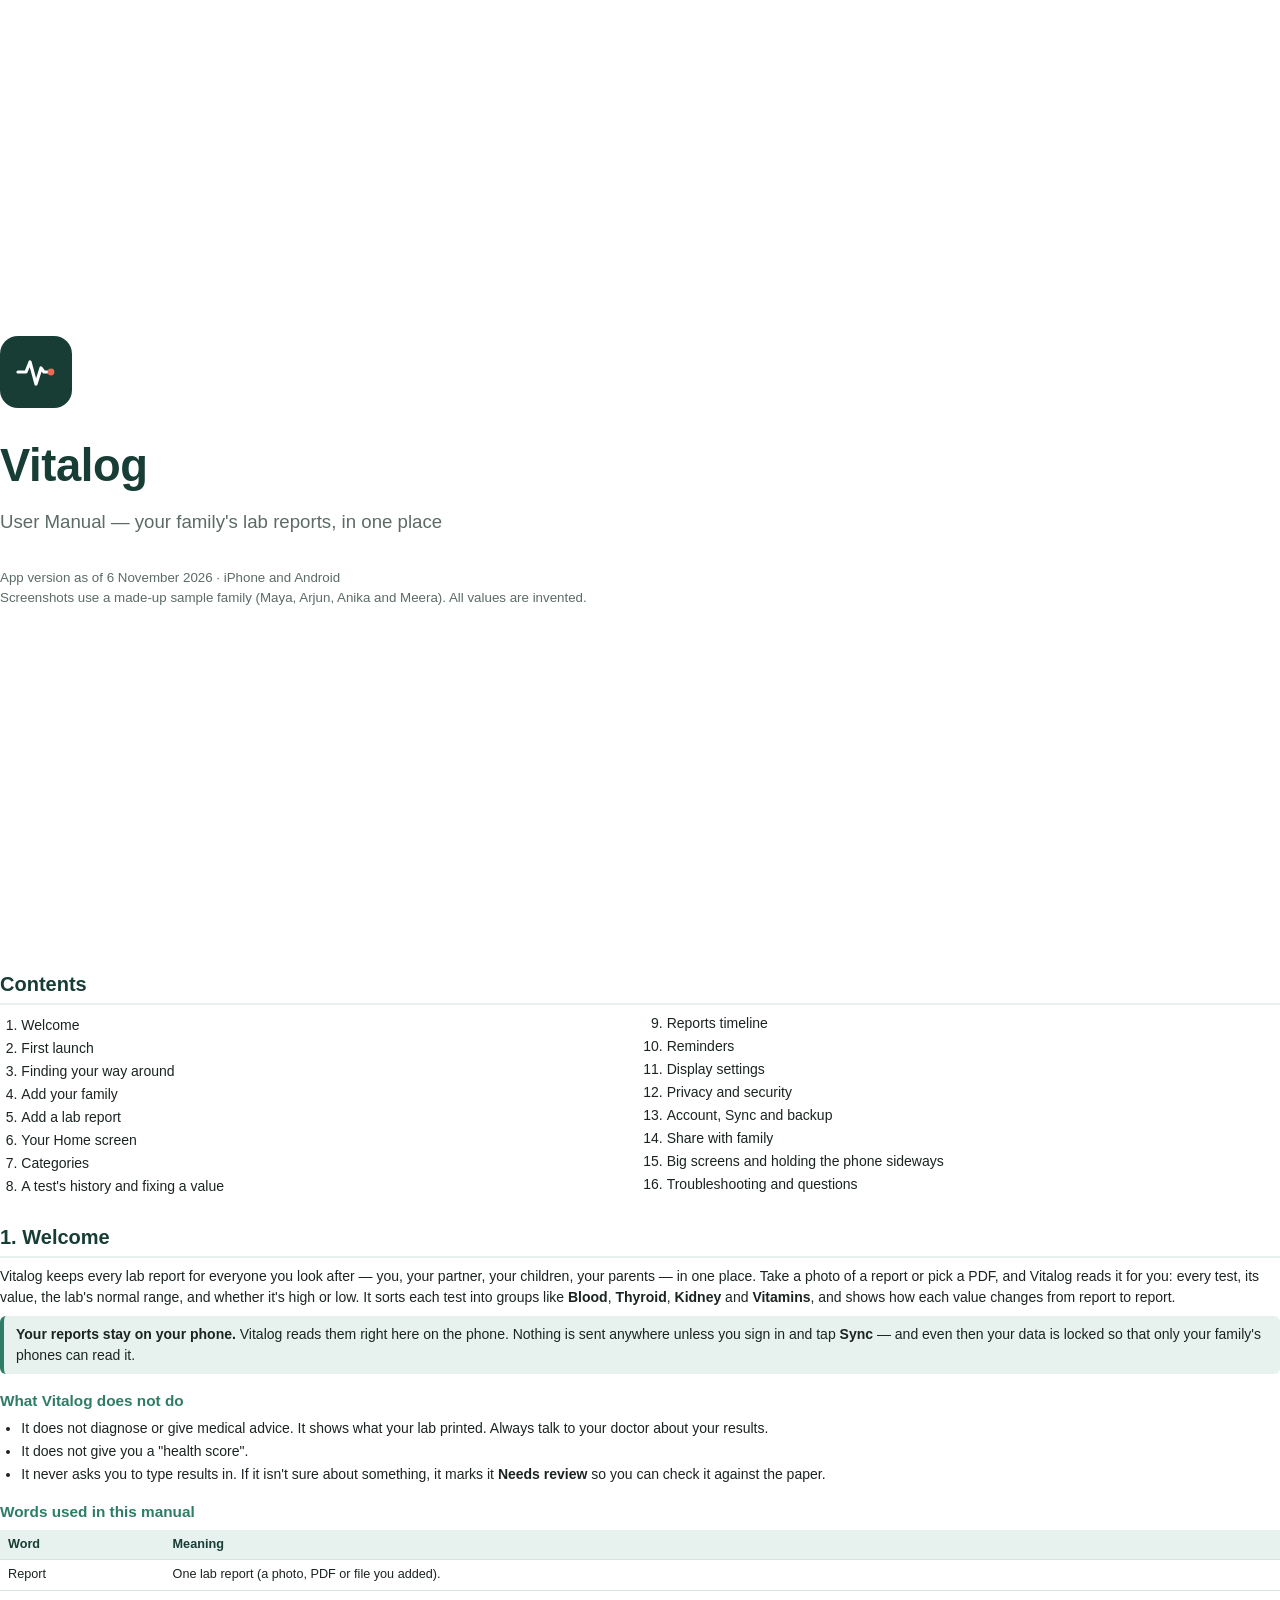
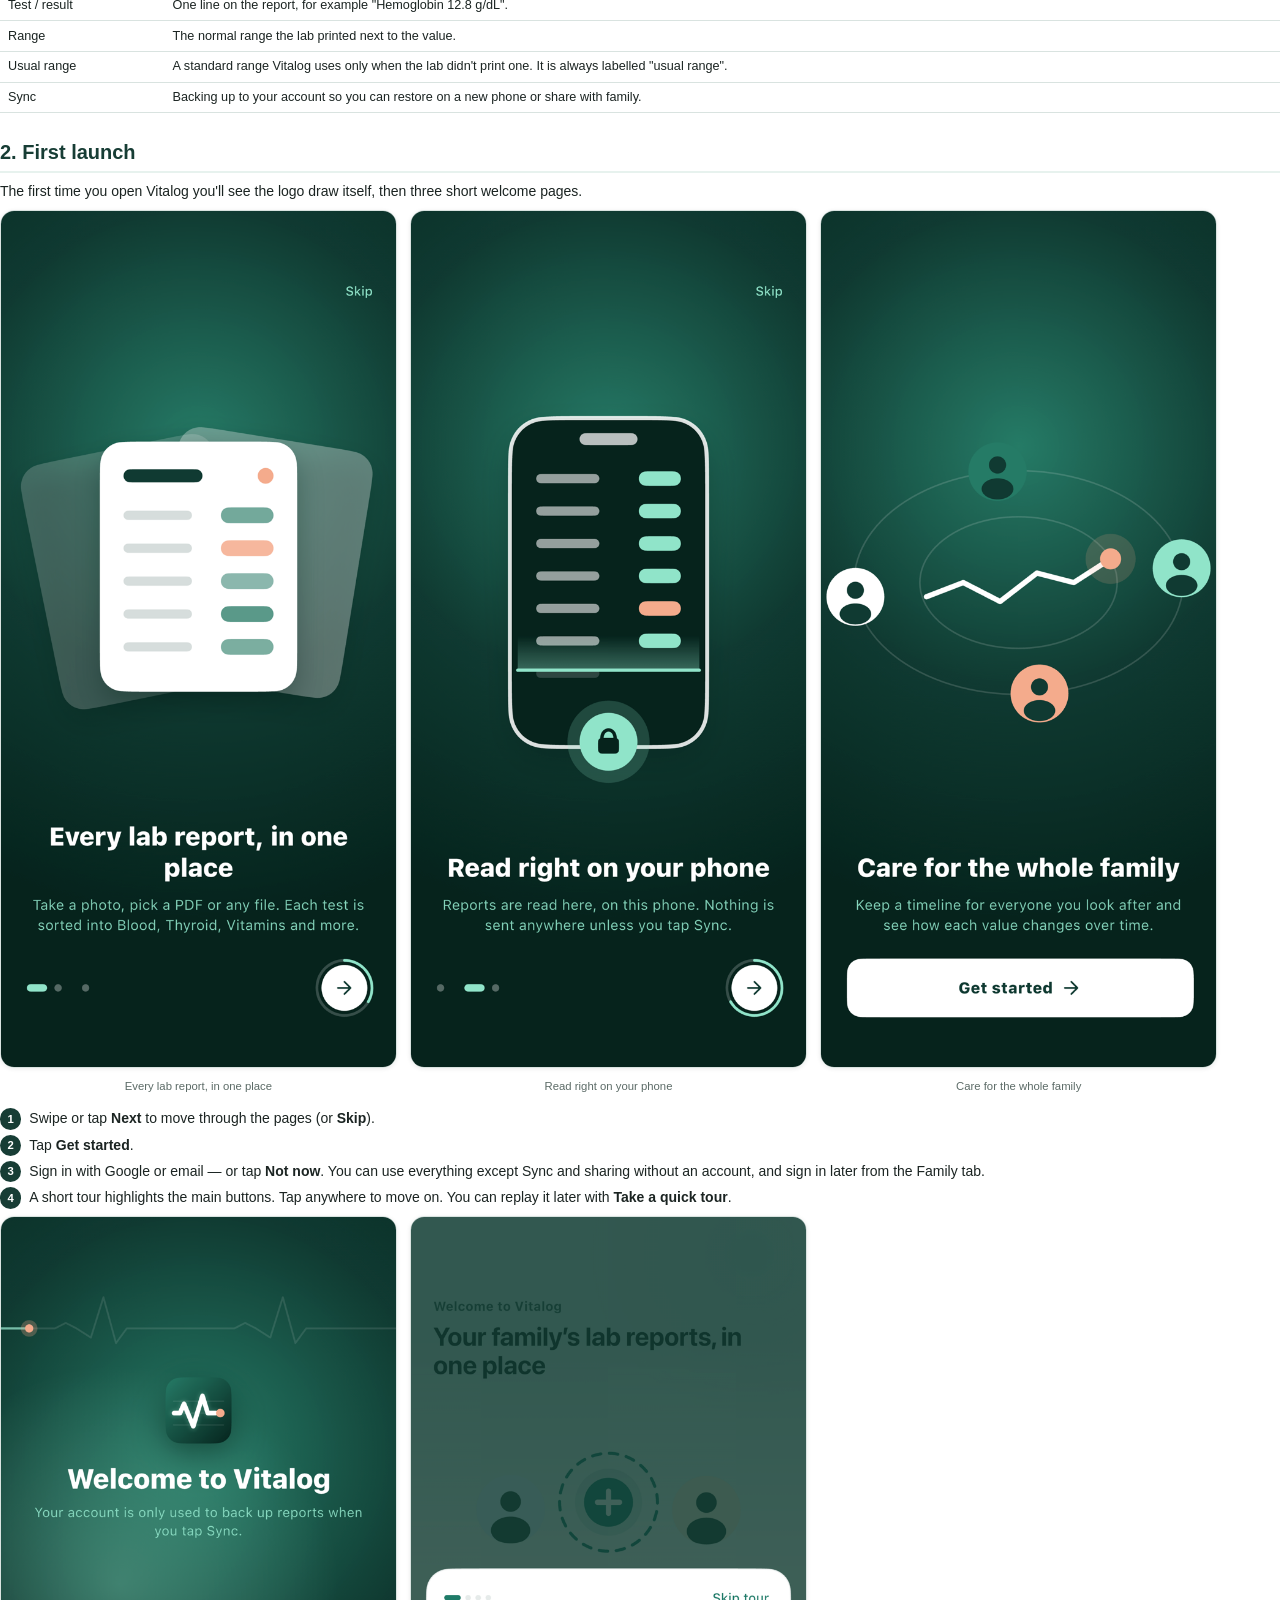
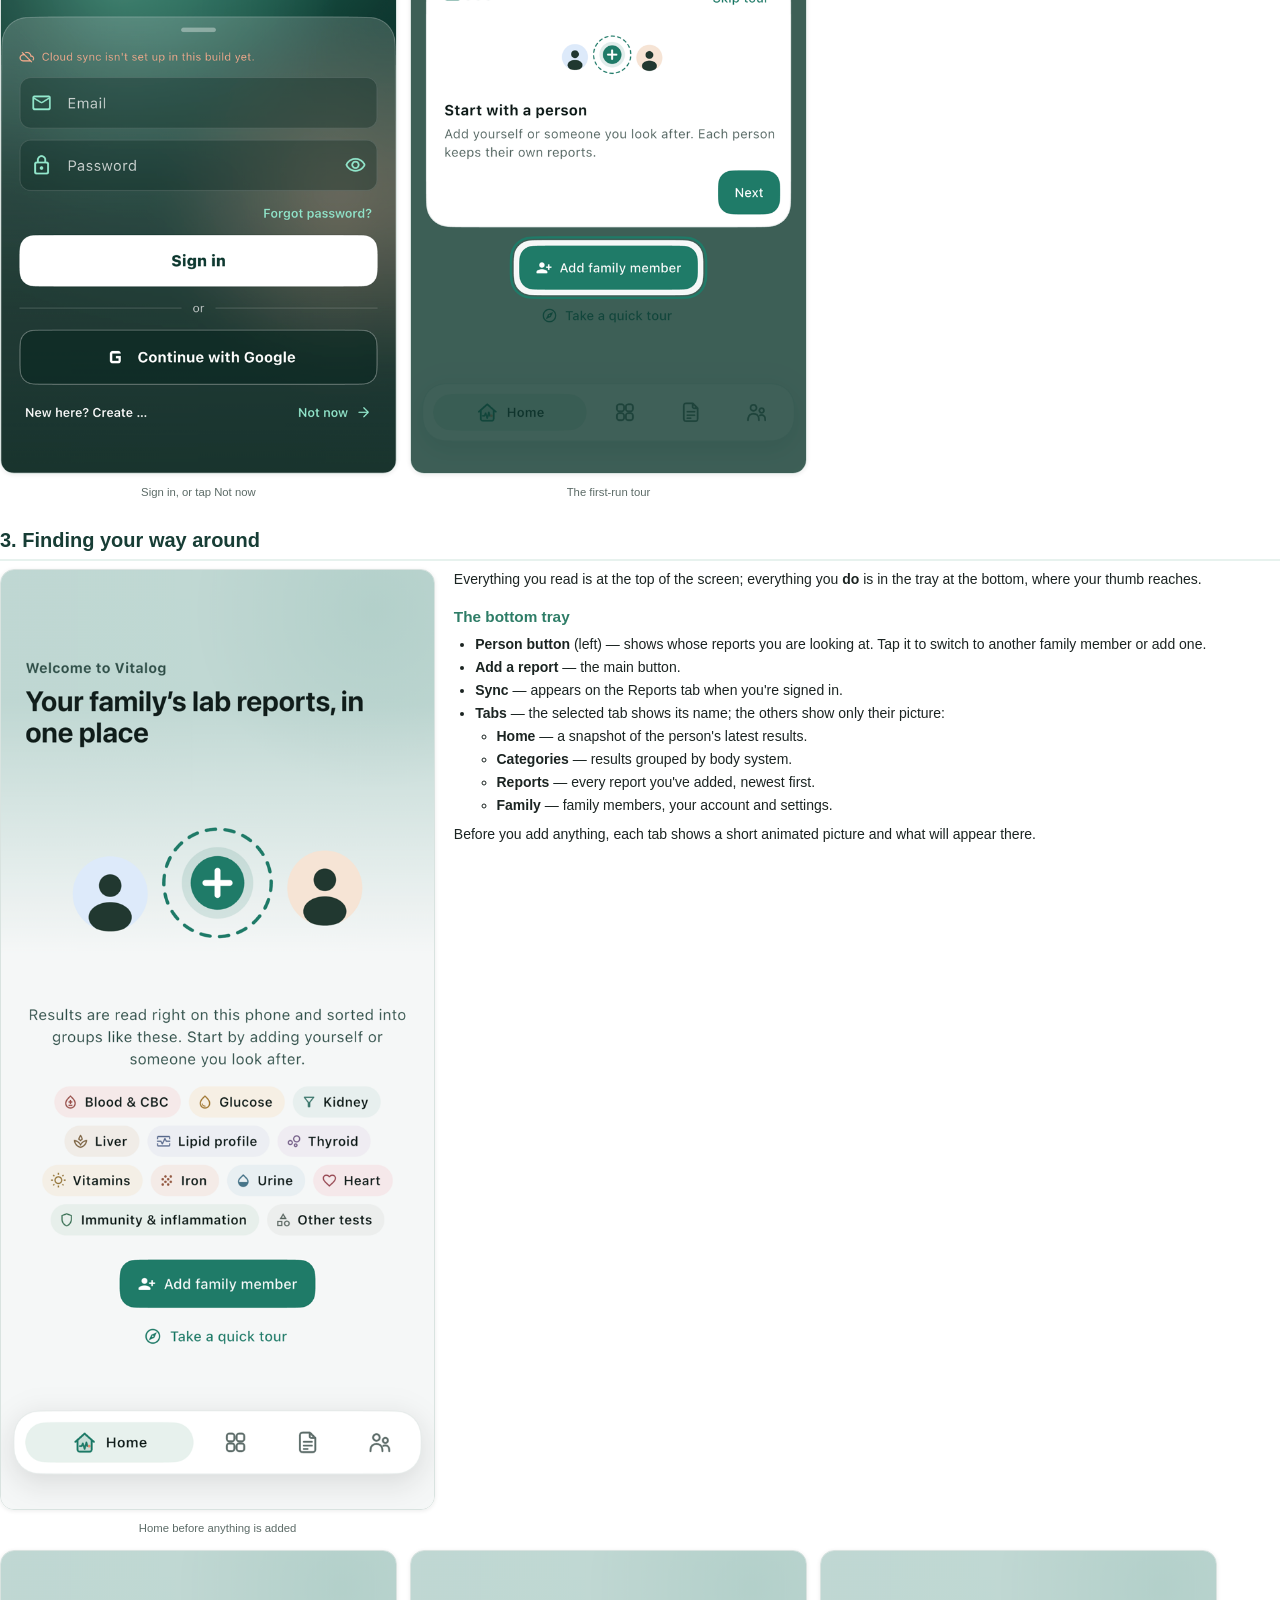
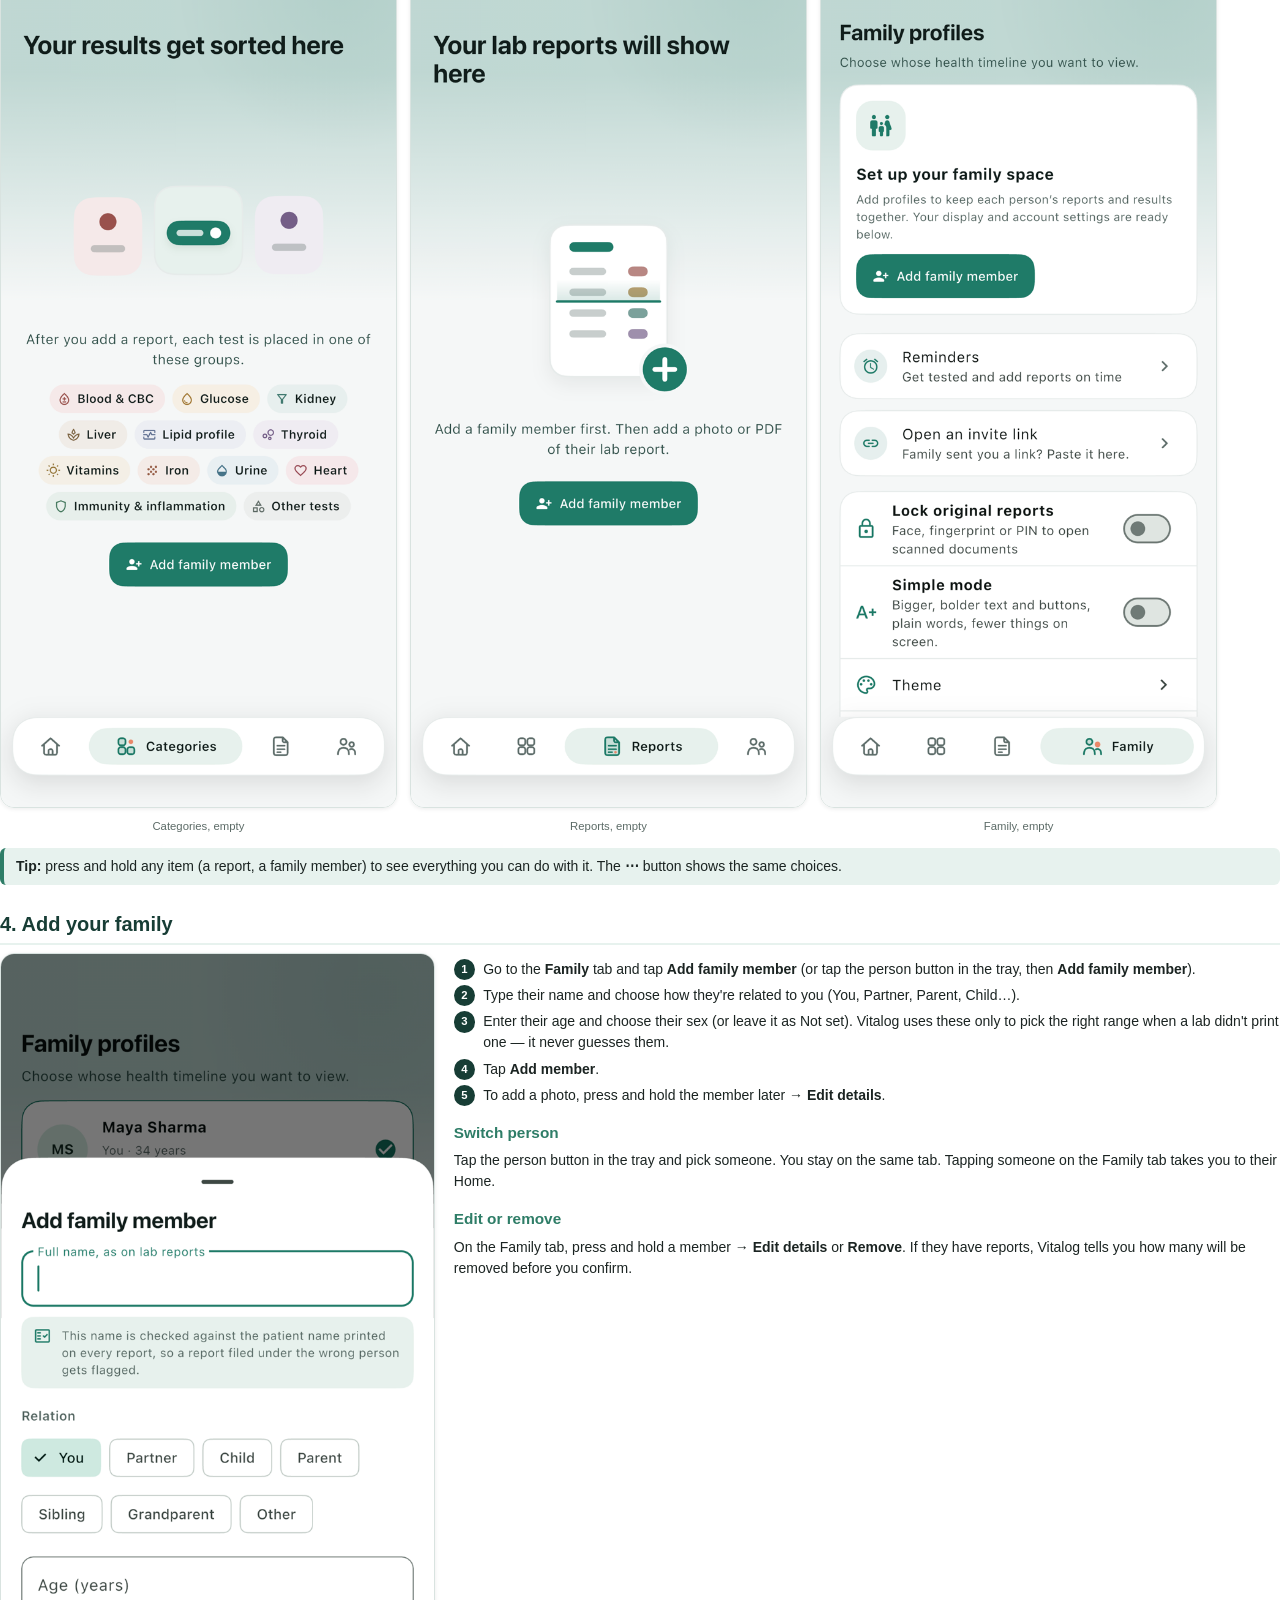
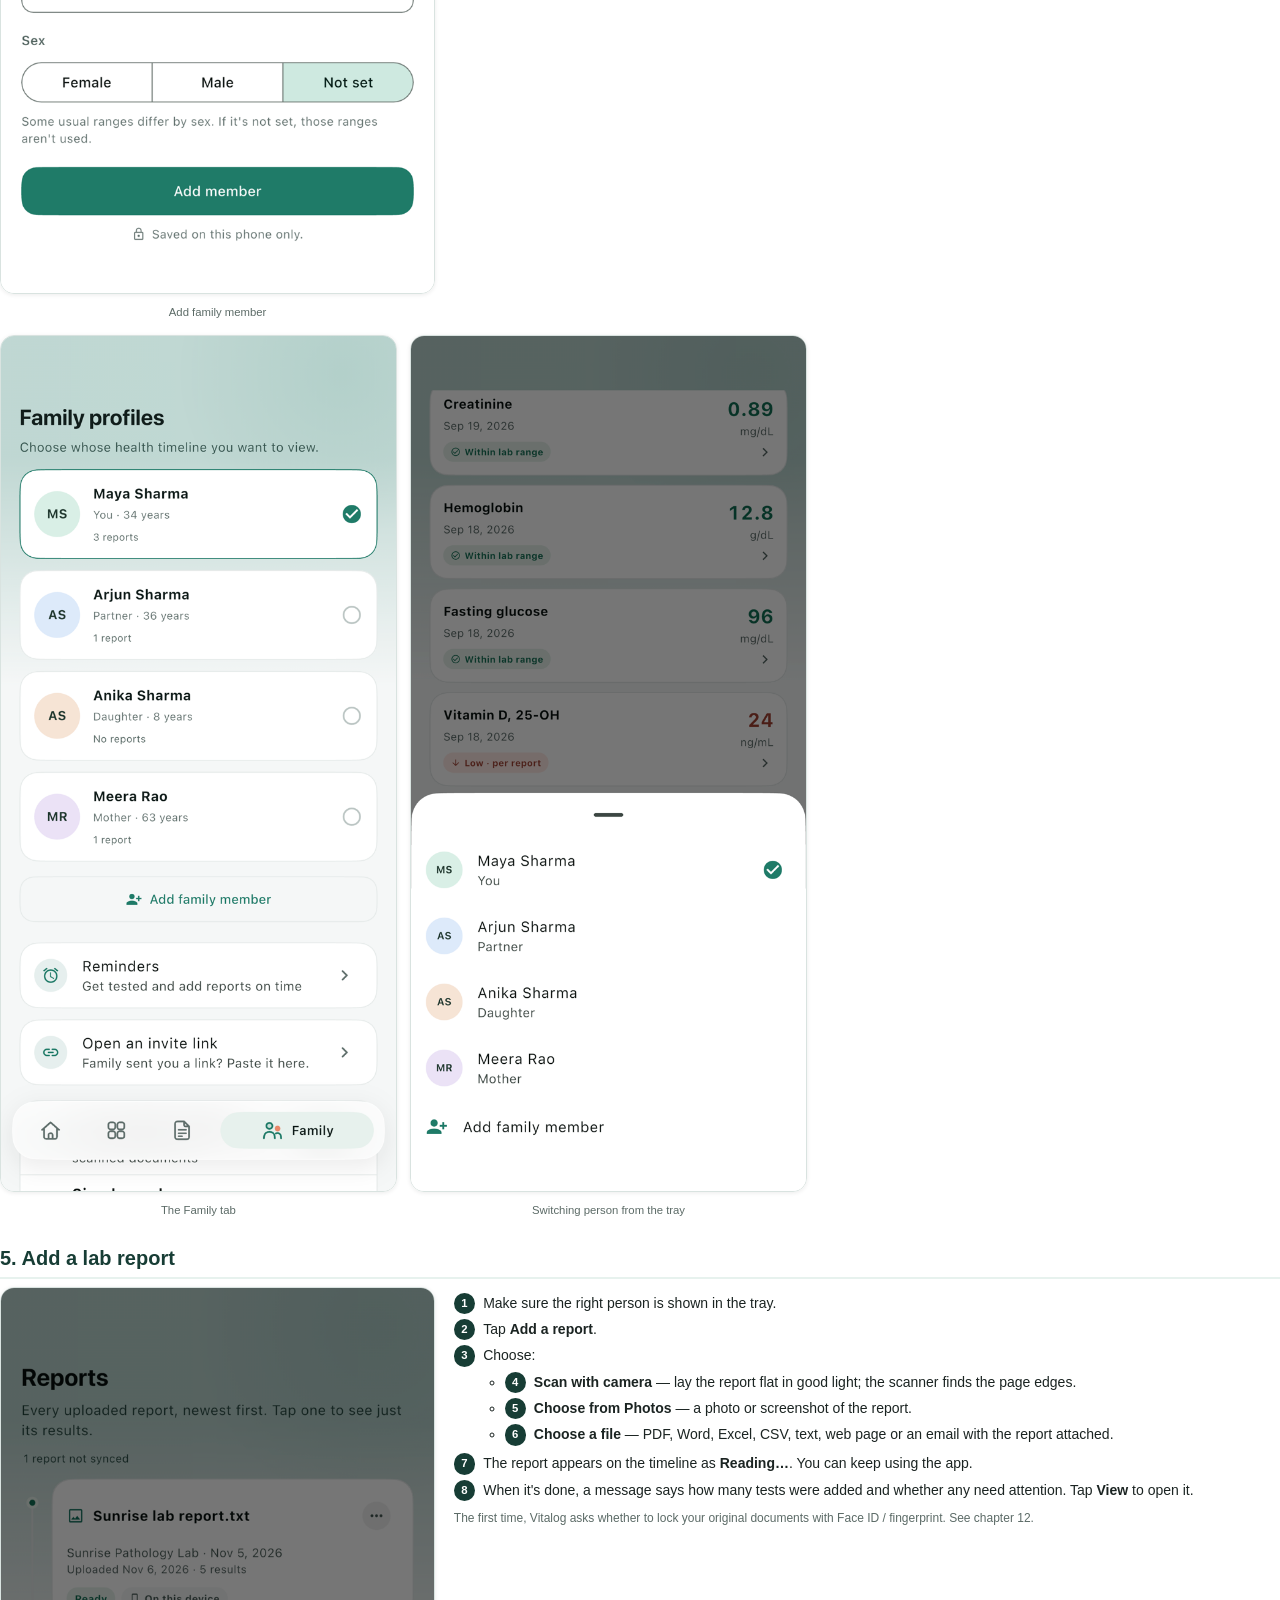
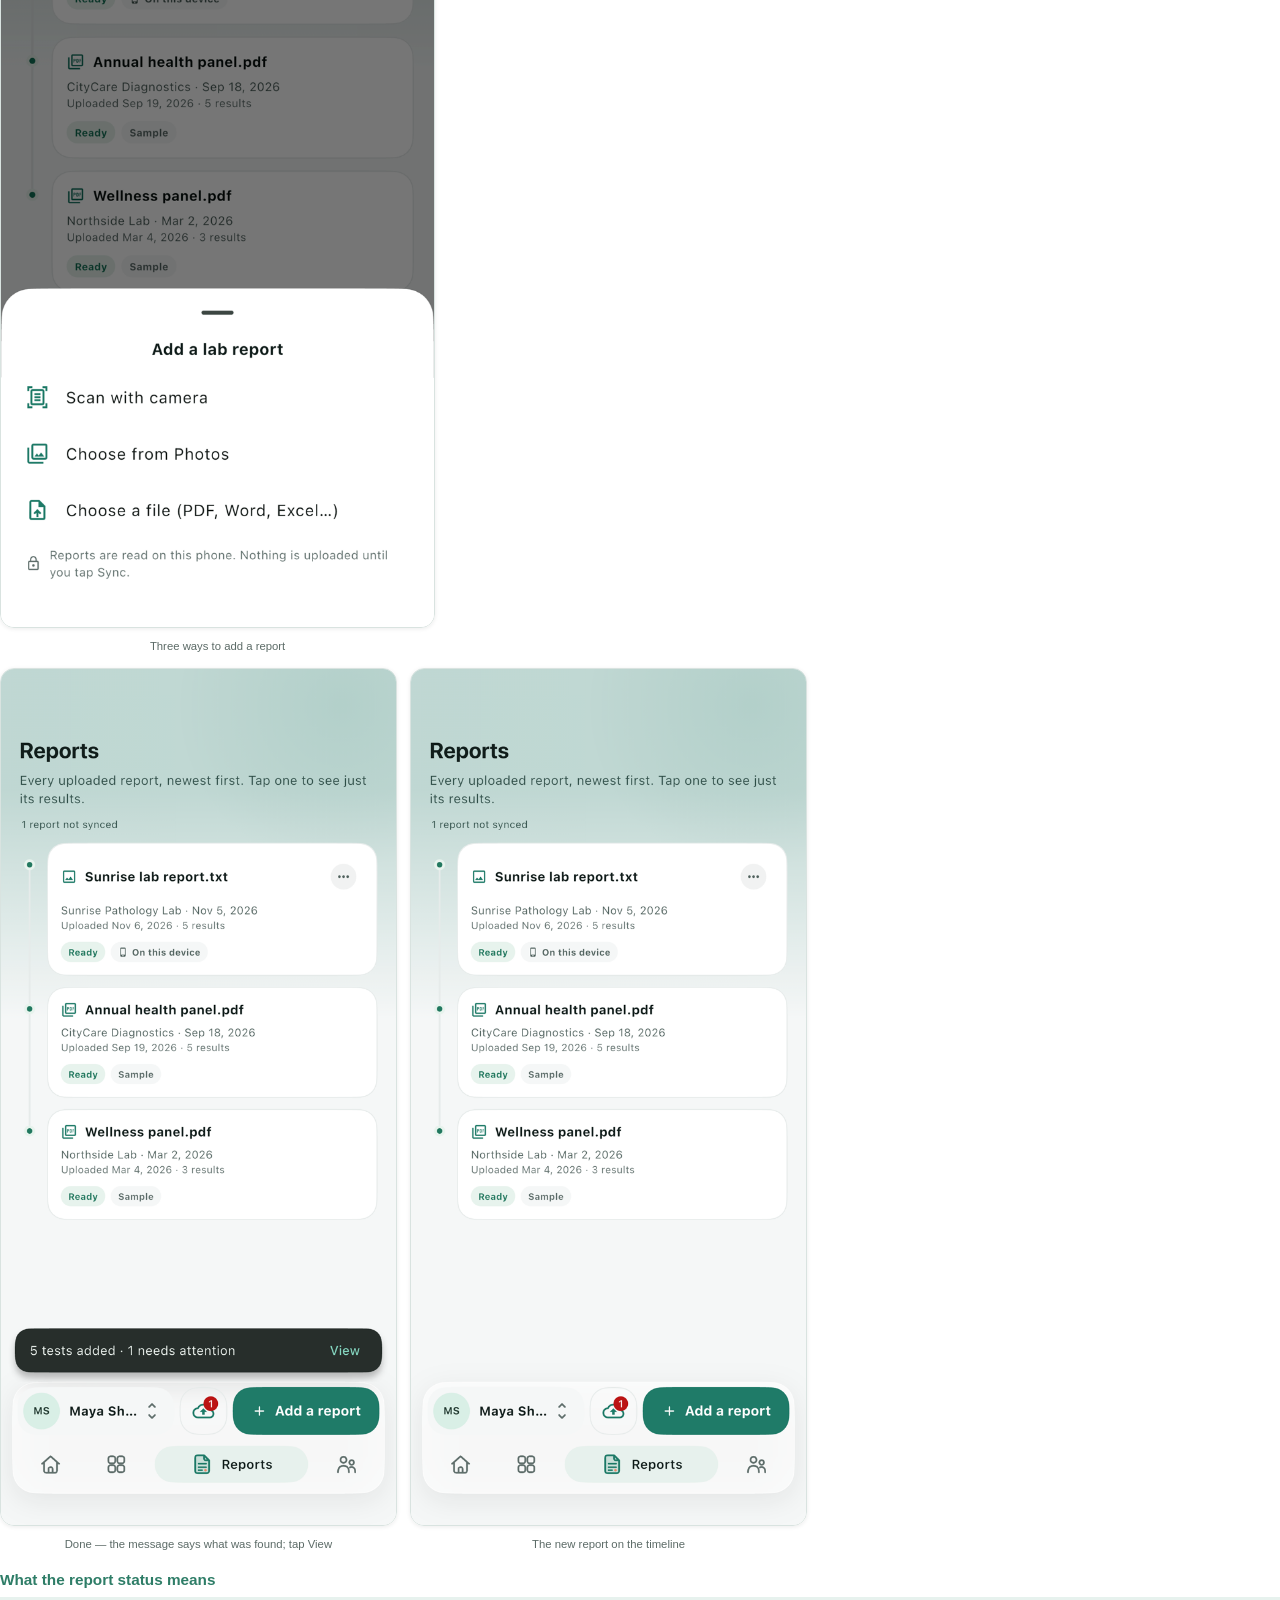
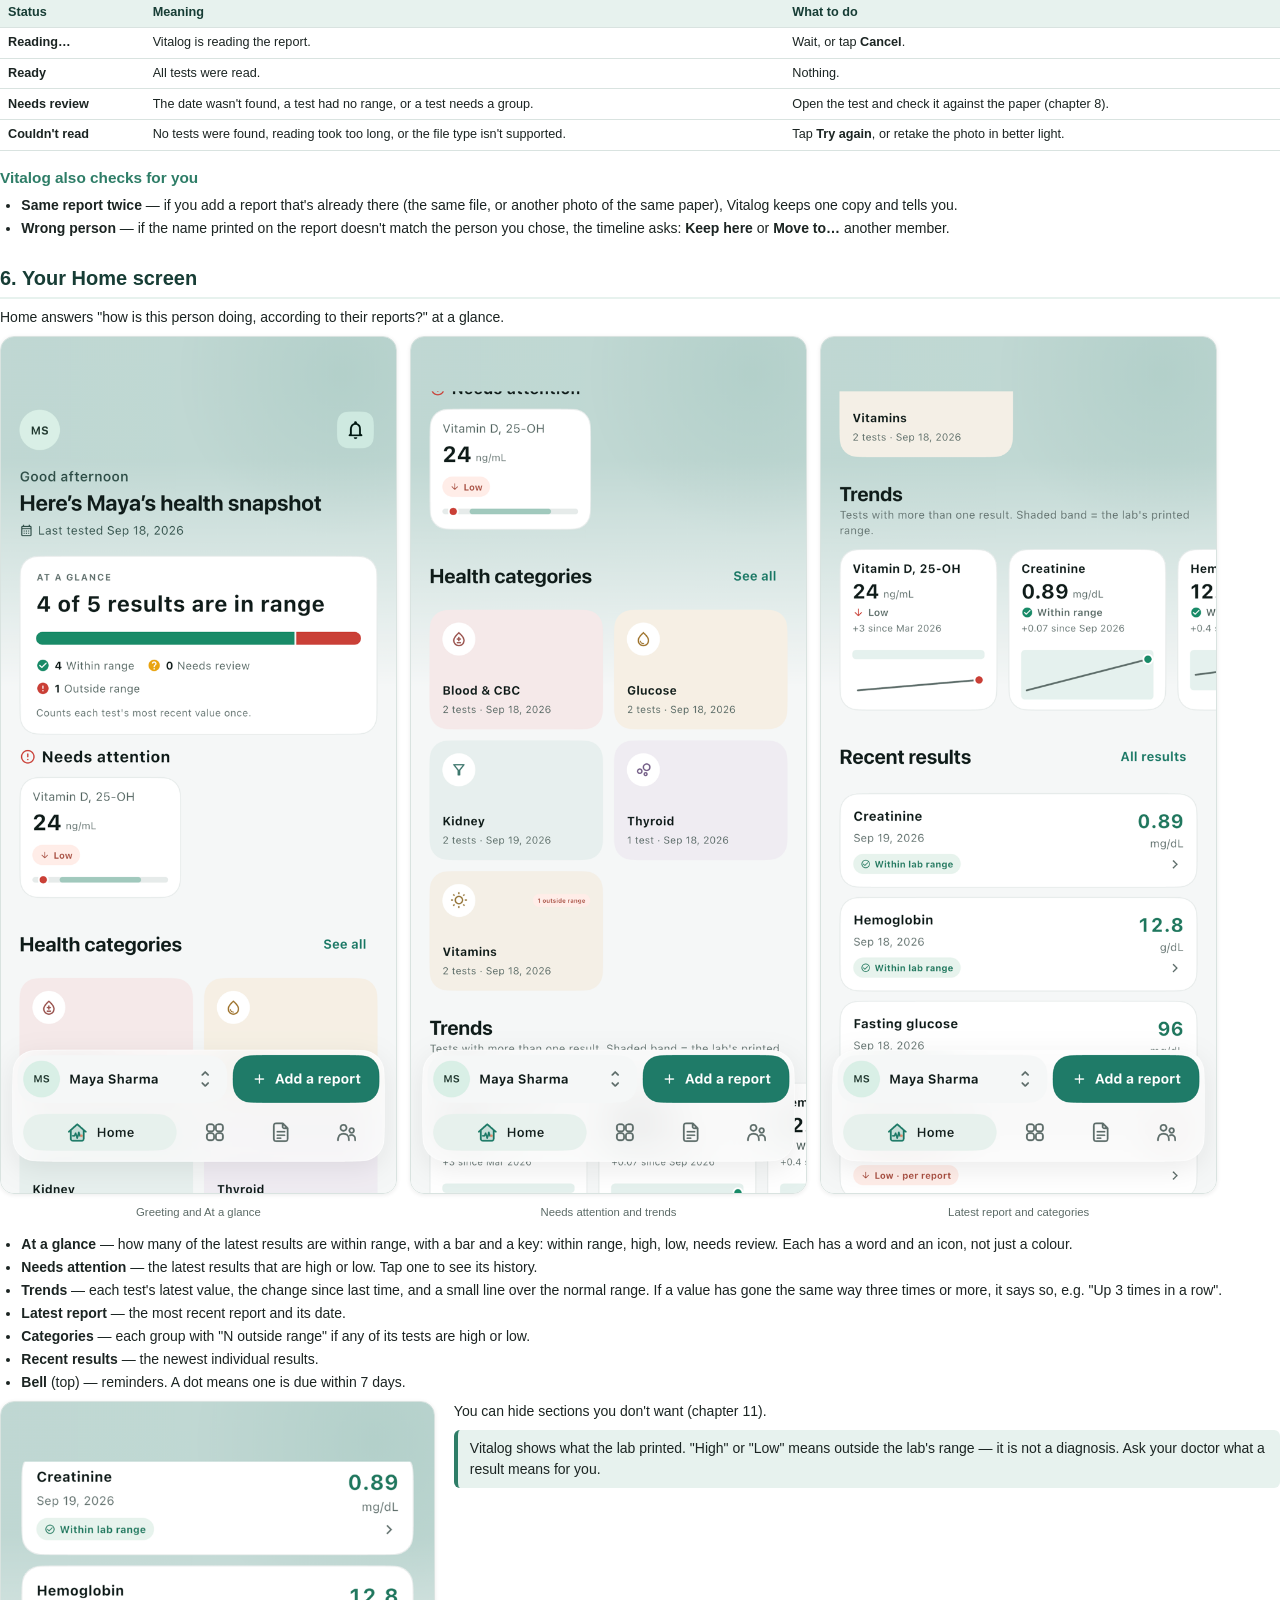
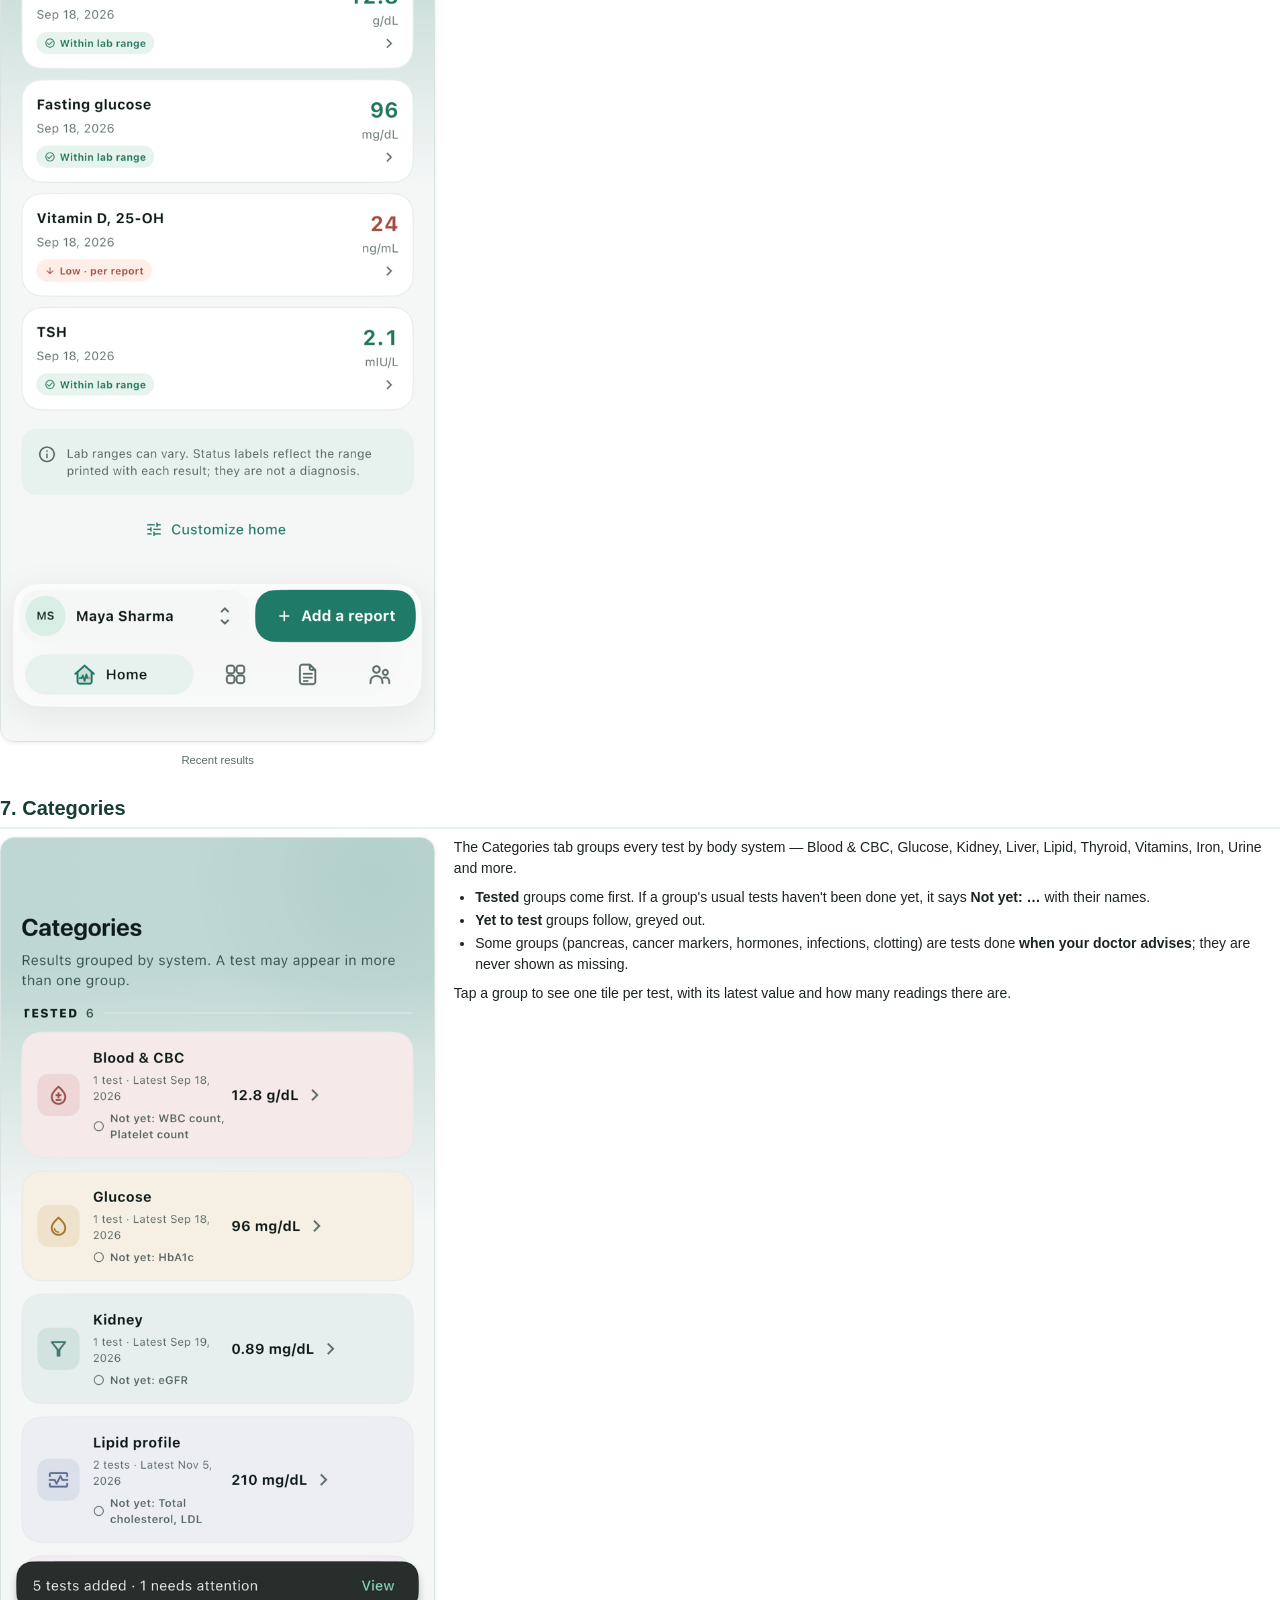
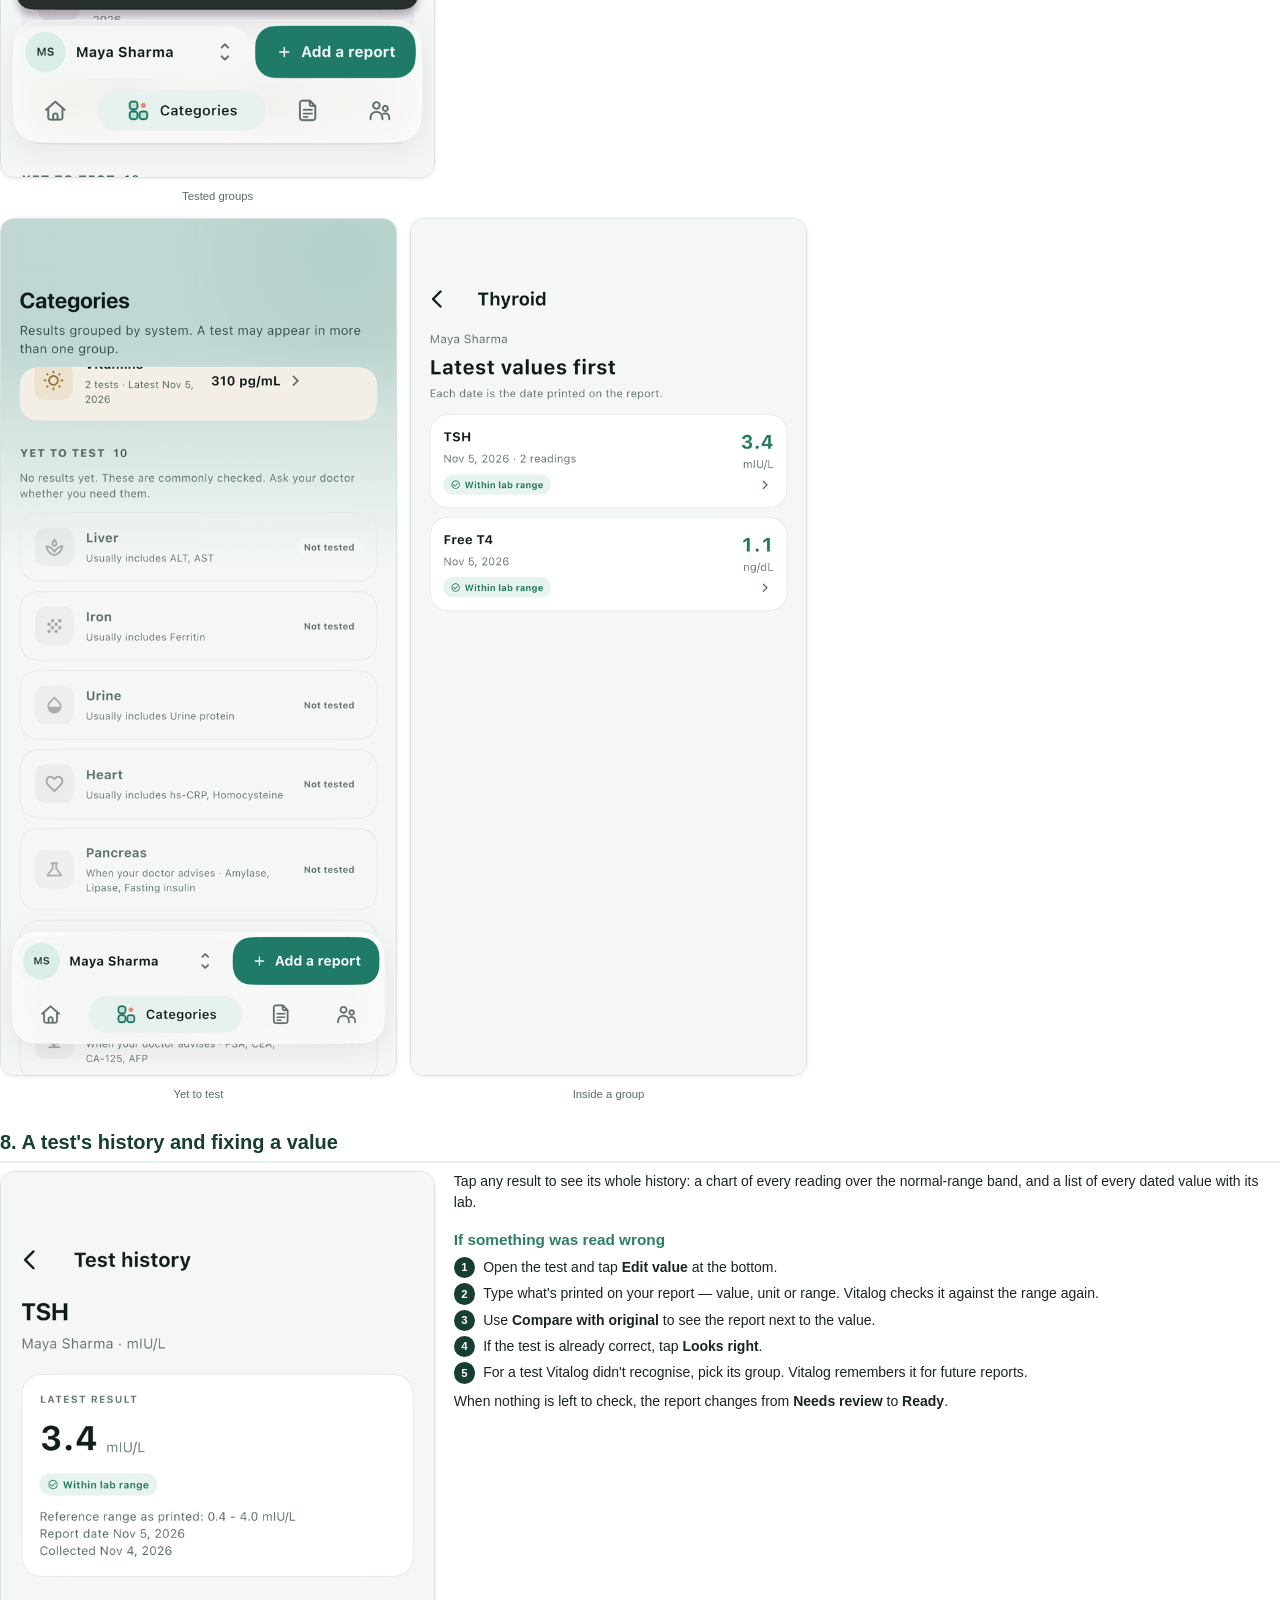
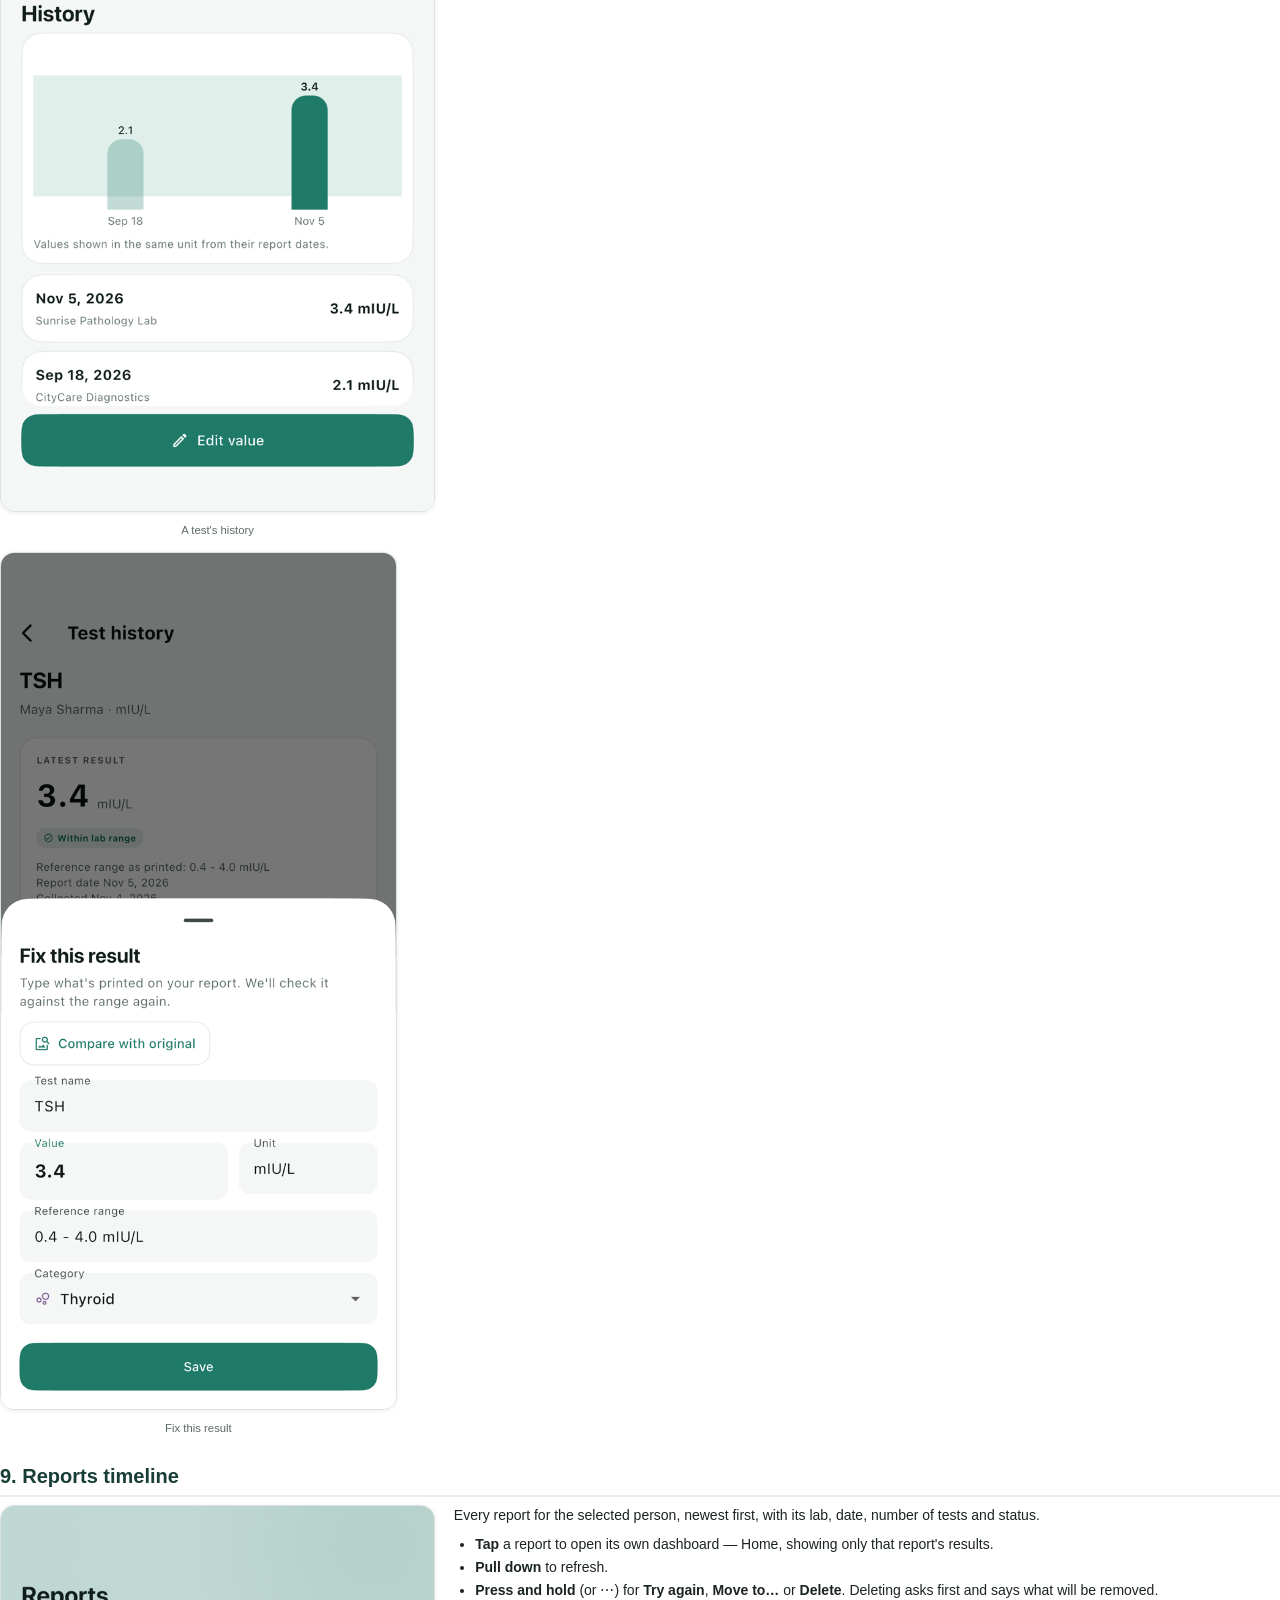
<file: docs/manual/src/user_manual.html>
<!doctype html>
<html lang="en"><head><meta charset="utf-8"><title>Vitalog User Manual</title>
<link rel="stylesheet" href="style.css"></head><body>

<section class="cover">
  <div class="mark"><svg width="44" height="44" viewBox="0 0 44 44"><path d="M4 22h8l4-10 6 22 5-16 3 4h6" fill="none" stroke="#fff" stroke-width="3.2" stroke-linecap="round" stroke-linejoin="round"/><circle cx="37" cy="22" r="3.4" fill="#E86A55"/></svg></div>
  <h1>Vitalog</h1>
  <div class="sub">User Manual — your family's lab reports, in one place</div>
  <div class="meta">App version as of 6 November 2026 · iPhone and Android<br>Screenshots use a made-up sample family (Maya, Arjun, Anika and Meera). All values are invented.</div>
</section>

<section class="toc"><h2>Contents</h2><ol>
<li>Welcome</li><li>First launch</li><li>Finding your way around</li><li>Add your family</li><li>Add a lab report</li>
<li>Your Home screen</li><li>Categories</li><li>A test's history and fixing a value</li><li>Reports timeline</li>
<li>Reminders</li><li>Display settings</li><li>Privacy and security</li><li>Account, Sync and backup</li>
<li>Share with family</li><li>Big screens and holding the phone sideways</li><li>Troubleshooting and questions</li></ol></section>

<section class="chapter"><h2>1. Welcome</h2>
<p>Vitalog keeps every lab report for everyone you look after — you, your partner, your children, your parents — in one place. Take a photo of a report or pick a PDF, and Vitalog reads it for you: every test, its value, the lab's normal range, and whether it's high or low. It sorts each test into groups like <b>Blood</b>, <b>Thyroid</b>, <b>Kidney</b> and <b>Vitamins</b>, and shows how each value changes from report to report.</p>
<div class="note"><b>Your reports stay on your phone.</b> Vitalog reads them right here on the phone. Nothing is sent anywhere unless you sign in and tap <b>Sync</b> — and even then your data is locked so that only your family's phones can read it.</div>
<h3>What Vitalog does not do</h3>
<ul><li>It does not diagnose or give medical advice. It shows what your lab printed. Always talk to your doctor about your results.</li>
<li>It does not give you a "health score".</li>
<li>It never asks you to type results in. If it isn't sure about something, it marks it <b>Needs review</b> so you can check it against the paper.</li></ul>
<h3>Words used in this manual</h3>
<table><tr><th>Word</th><th>Meaning</th></tr>
<tr><td>Report</td><td>One lab report (a photo, PDF or file you added).</td></tr>
<tr><td>Test / result</td><td>One line on the report, for example "Hemoglobin 12.8 g/dL".</td></tr>
<tr><td>Range</td><td>The normal range the lab printed next to the value.</td></tr>
<tr><td>Usual range</td><td>A standard range Vitalog uses only when the lab didn't print one. It is always labelled "usual range".</td></tr>
<tr><td>Sync</td><td>Backing up to your account so you can restore on a new phone or share with family.</td></tr></table>
</section>

<section class="chapter"><h2>2. First launch</h2>
<p>The first time you open Vitalog you'll see the logo draw itself, then three short welcome pages.</p>
<div class="shots">
<div class="shot"><img src="../screens/01_welcome_1.png"><div class="cap">Every lab report, in one place</div></div>
<div class="shot"><img src="../screens/02_welcome_2.png"><div class="cap">Read right on your phone</div></div>
<div class="shot"><img src="../screens/03_welcome_3.png"><div class="cap">Care for the whole family</div></div></div>
<ol class="steps"><li>Swipe or tap <b>Next</b> to move through the pages (or <b>Skip</b>).</li>
<li>Tap <b>Get started</b>.</li>
<li>Sign in with Google or email — or tap <b>Not now</b>. You can use everything except Sync and sharing without an account, and sign in later from the Family tab.</li>
<li>A short tour highlights the main buttons. Tap anywhere to move on. You can replay it later with <b>Take a quick tour</b>.</li></ol>
<div class="shots">
<div class="shot"><img src="../screens/04_sign_in_offer.png"><div class="cap">Sign in, or tap Not now</div></div>
<div class="shot"><img src="../screens/05_tour.png"><div class="cap">The first-run tour</div></div></div>
</section>

<section class="chapter"><h2>3. Finding your way around</h2>
<div class="row"><div class="shot"><img src="../screens/06_home_empty.png"><div class="cap">Home before anything is added</div></div>
<div class="text"><p>Everything you read is at the top of the screen; everything you <b>do</b> is in the tray at the bottom, where your thumb reaches.</p>
<h3>The bottom tray</h3>
<ul><li><b>Person button</b> (left) — shows whose reports you are looking at. Tap it to switch to another family member or add one.</li>
<li><b>Add a report</b> — the main button.</li>
<li><b>Sync</b> — appears on the Reports tab when you're signed in.</li>
<li><b>Tabs</b> — the selected tab shows its name; the others show only their picture:
<ul><li><b>Home</b> — a snapshot of the person's latest results.</li>
<li><b>Categories</b> — results grouped by body system.</li>
<li><b>Reports</b> — every report you've added, newest first.</li>
<li><b>Family</b> — family members, your account and settings.</li></ul></li></ul>
<p>Before you add anything, each tab shows a short animated picture and what will appear there.</p></div></div>
<div class="shots">
<div class="shot"><img src="../screens/07_categories_empty.png"><div class="cap">Categories, empty</div></div>
<div class="shot"><img src="../screens/08_reports_empty.png"><div class="cap">Reports, empty</div></div>
<div class="shot"><img src="../screens/09_family_empty.png"><div class="cap">Family, empty</div></div></div>
<div class="note"><b>Tip:</b> press and hold any item (a report, a family member) to see everything you can do with it. The <b>⋯</b> button shows the same choices.</div>
</section>

<section class="chapter"><h2>4. Add your family</h2>
<div class="row"><div class="shot"><img src="../screens/25_add_member.png"><div class="cap">Add family member</div></div>
<div class="text"><ol class="steps"><li>Go to the <b>Family</b> tab and tap <b>Add family member</b> (or tap the person button in the tray, then <b>Add family member</b>).</li>
<li>Type their name and choose how they're related to you (You, Partner, Parent, Child…).</li>
<li>Enter their age and choose their sex (or leave it as Not set). Vitalog uses these only to pick the right range when a lab didn't print one — it never guesses them.</li>
<li>Tap <b>Add member</b>.</li>
<li>To add a photo, press and hold the member later → <b>Edit details</b>.</li></ol>
<h3>Switch person</h3><p>Tap the person button in the tray and pick someone. You stay on the same tab. Tapping someone on the Family tab takes you to their Home.</p>
<h3>Edit or remove</h3><p>On the Family tab, press and hold a member → <b>Edit details</b> or <b>Remove</b>. If they have reports, Vitalog tells you how many will be removed before you confirm.</p></div></div>
<div class="shots">
<div class="shot"><img src="../screens/23_family.png"><div class="cap">The Family tab</div></div>
<div class="shot"><img src="../screens/14_member_switcher.png"><div class="cap">Switching person from the tray</div></div></div>
</section>

<section class="chapter"><h2>5. Add a lab report</h2>
<div class="row"><div class="shot"><img src="../screens/21_add_report_sheet.png"><div class="cap">Three ways to add a report</div></div>
<div class="text"><ol class="steps"><li>Make sure the right person is shown in the tray.</li>
<li>Tap <b>Add a report</b>.</li>
<li>Choose:
<ul><li><b>Scan with camera</b> — lay the report flat in good light; the scanner finds the page edges.</li>
<li><b>Choose from Photos</b> — a photo or screenshot of the report.</li>
<li><b>Choose a file</b> — PDF, Word, Excel, CSV, text, web page or an email with the report attached.</li></ul></li>
<li>The report appears on the timeline as <b>Reading…</b>. You can keep using the app.</li>
<li>When it's done, a message says how many tests were added and whether any need attention. Tap <b>View</b> to open it.</li></ol>
<p class="small">The first time, Vitalog asks whether to lock your original documents with Face ID / fingerprint. See chapter 12.</p></div></div>
<div class="shots">
<div class="shot"><img src="../screens/20b_report_added.png"><div class="cap">Done — the message says what was found; tap View</div></div>
<div class="shot"><img src="../screens/20_reports.png"><div class="cap">The new report on the timeline</div></div></div>
<h3>What the report status means</h3>
<table><tr><th>Status</th><th>Meaning</th><th>What to do</th></tr>
<tr><td><b>Reading…</b></td><td>Vitalog is reading the report.</td><td>Wait, or tap <b>Cancel</b>.</td></tr>
<tr><td><b>Ready</b></td><td>All tests were read.</td><td>Nothing.</td></tr>
<tr><td><b>Needs review</b></td><td>The date wasn't found, a test had no range, or a test needs a group.</td><td>Open the test and check it against the paper (chapter 8).</td></tr>
<tr><td><b>Couldn't read</b></td><td>No tests were found, reading took too long, or the file type isn't supported.</td><td>Tap <b>Try again</b>, or retake the photo in better light.</td></tr></table>
<h3>Vitalog also checks for you</h3>
<ul><li><b>Same report twice</b> — if you add a report that's already there (the same file, or another photo of the same paper), Vitalog keeps one copy and tells you.</li>
<li><b>Wrong person</b> — if the name printed on the report doesn't match the person you chose, the timeline asks: <b>Keep here</b> or <b>Move to…</b> another member.</li></ul>
</section>

<section class="chapter"><h2>6. Your Home screen</h2>
<p>Home answers "how is this person doing, according to their reports?" at a glance.</p>
<div class="shots">
<div class="shot"><img src="../screens/10_home.png"><div class="cap">Greeting and At a glance</div></div>
<div class="shot"><img src="../screens/11_home_trends.png"><div class="cap">Needs attention and trends</div></div>
<div class="shot"><img src="../screens/12_home_categories.png"><div class="cap">Latest report and categories</div></div></div>
<ul><li><b>At a glance</b> — how many of the latest results are within range, with a bar and a key: within range, high, low, needs review. Each has a word and an icon, not just a colour.</li>
<li><b>Needs attention</b> — the latest results that are high or low. Tap one to see its history.</li>
<li><b>Trends</b> — each test's latest value, the change since last time, and a small line over the normal range. If a value has gone the same way three times or more, it says so, e.g. "Up 3 times in a row".</li>
<li><b>Latest report</b> — the most recent report and its date.</li>
<li><b>Categories</b> — each group with "N outside range" if any of its tests are high or low.</li>
<li><b>Recent results</b> — the newest individual results.</li>
<li><b>Bell</b> (top) — reminders. A dot means one is due within 7 days.</li></ul>
<div class="row"><div class="shot"><img src="../screens/13_home_recent.png"><div class="cap">Recent results</div></div>
<div class="text"><p>You can hide sections you don't want (chapter 11).</p>
<div class="note">Vitalog shows what the lab printed. "High" or "Low" means outside the lab's range — it is not a diagnosis. Ask your doctor what a result means for you.</div></div></div>
</section>

<section class="chapter"><h2>7. Categories</h2>
<div class="row"><div class="shot"><img src="../screens/15_categories.png"><div class="cap">Tested groups</div></div>
<div class="text"><p>The Categories tab groups every test by body system — Blood &amp; CBC, Glucose, Kidney, Liver, Lipid, Thyroid, Vitamins, Iron, Urine and more.</p>
<ul><li><b>Tested</b> groups come first. If a group's usual tests haven't been done yet, it says <b>Not yet: …</b> with their names.</li>
<li><b>Yet to test</b> groups follow, greyed out.</li>
<li>Some groups (pancreas, cancer markers, hormones, infections, clotting) are tests done <b>when your doctor advises</b>; they are never shown as missing.</li></ul>
<p>Tap a group to see one tile per test, with its latest value and how many readings there are.</p></div></div>
<div class="shots">
<div class="shot"><img src="../screens/16_categories_yet_to_test.png"><div class="cap">Yet to test</div></div>
<div class="shot"><img src="../screens/17_category_results.png"><div class="cap">Inside a group</div></div></div>
</section>

<section class="chapter"><h2>8. A test's history and fixing a value</h2>
<div class="row"><div class="shot"><img src="../screens/18_test_history.png"><div class="cap">A test's history</div></div>
<div class="text"><p>Tap any result to see its whole history: a chart of every reading over the normal-range band, and a list of every dated value with its lab.</p>
<h3>If something was read wrong</h3>
<ol class="steps"><li>Open the test and tap <b>Edit value</b> at the bottom.</li>
<li>Type what's printed on your report — value, unit or range. Vitalog checks it against the range again.</li>
<li>Use <b>Compare with original</b> to see the report next to the value.</li>
<li>If the test is already correct, tap <b>Looks right</b>.</li>
<li>For a test Vitalog didn't recognise, pick its group. Vitalog remembers it for future reports.</li></ol>
<p>When nothing is left to check, the report changes from <b>Needs review</b> to <b>Ready</b>.</p></div></div>
<div class="shots"><div class="shot"><img src="../screens/19_edit_result.png"><div class="cap">Fix this result</div></div></div>
</section>

<section class="chapter"><h2>9. Reports timeline</h2>
<div class="row"><div class="shot"><img src="../screens/20_reports.png"><div class="cap">Reports timeline</div></div>
<div class="text"><p>Every report for the selected person, newest first, with its lab, date, number of tests and status.</p>
<ul><li><b>Tap</b> a report to open its own dashboard — Home, showing only that report's results.</li>
<li><b>Pull down</b> to refresh.</li>
<li><b>Press and hold</b> (or ⋯) for <b>Try again</b>, <b>Move to…</b> or <b>Delete</b>. Deleting asks first and says what will be removed.</li>
<li>When signed in, <b>Sync</b> appears in the tray with how many reports aren't backed up yet.</li></ul></div></div>
<div class="shots"><div class="shot"><img src="../screens/22_report_dashboard.png"><div class="cap">One report's dashboard</div></div></div>
</section>

<section class="chapter"><h2>10. Reminders</h2>
<div class="row"><div class="shot"><img src="../screens/26_reminders.png"><div class="cap">Reminders</div></div>
<div class="text"><p>Set a reminder for the next blood test, a thyroid recheck, or adding the latest report.</p>
<ol class="steps"><li>Tap the <b>bell</b> on Home (or Family → <b>Reminders</b>).</li>
<li>Tap <b>Add reminder</b>, give it a title, choose the person, the date and how often it repeats.</li>
<li>Allow notifications when asked. Vitalog explains why first; if you said no, it offers <b>Open Settings</b>.</li></ol>
<p>The notification shows only your title and "Reminder for {name}" — never test names or values, so nothing private shows on the lock screen.</p></div></div>
<div class="shots"><div class="shot"><img src="../screens/27_add_reminder.png"><div class="cap">Add a reminder</div></div></div>
</section>

<section class="chapter"><h2>11. Display settings</h2>
<div class="row"><div class="shot"><img src="../screens/24_family_settings.png"><div class="cap">Settings on the Family tab</div></div>
<div class="text"><p>All settings are on the <b>Family</b> tab, below your family members.</p>
<ul><li><b>Simple mode</b> — bigger, bolder text and buttons, plain words ("Higher than range"), fewer things on screen. Made for older family members.</li>
<li><b>Customize home</b> — show or hide parts of Home.</li>
<li><b>Theme</b> — System, Light or Dark.</li>
<li><b>Accent</b> — Vitalog green, Ocean, Plum, Ember or Graphite.</li>
<li><b>Language</b> — English, తెలుగు (Telugu) or हिन्दी (Hindi).</li>
<li><b>Lock original documents</b> — see chapter 12.</li></ul></div></div>
<div class="shots">
<div class="shot"><img src="../screens/28_customize_home.png"><div class="cap">Customize home</div></div>
<div class="shot"><img src="../screens/29_simple_mode.png"><div class="cap">Simple mode</div></div>
<div class="shot"><img src="../screens/30_dark_theme.png"><div class="cap">Dark theme</div></div>
<div class="shot"><img src="../screens/31_telugu.png"><div class="cap">Telugu</div></div></div>
<p class="small">Vitalog also follows your phone's text size, Bold Text and Reduce Motion settings.</p>
</section>

<section class="chapter"><h2>12. Privacy and security</h2>
<ul><li><b>Read on your phone</b> — reports are read on the phone, never by an online service.</li>
<li><b>Locked on your phone</b> — results, family details, photos and reminders are stored encrypted. The key never leaves this phone.</li>
<li><b>Original documents</b> are encrypted separately. You can ask for <b>Face ID / fingerprint / phone PIN</b> each time an original is opened: Vitalog asks before your first report, and you can change it in Settings. It locks again after 2 minutes away from the app.</li>
<li><b>App switcher</b> — when you switch apps, Vitalog's preview is covered so results don't show.</li>
<li><b>Permissions</b> — before the camera, photos, Face ID or notifications prompt, Vitalog explains in plain words why it needs it.</li>
<li><b>Sync</b> — your data is sealed on the phone before it's sent. The server can't read names, tests, values or dates. Original documents are never uploaded.</li></ul>
</section>

<section class="chapter"><h2>13. Account, Sync and backup</h2>
<div class="row"><div class="shot"><img src="../screens/09_family_empty.png"><div class="cap">Account card on the Family tab</div></div>
<div class="text"><h3>Sign in</h3><p>Family tab → <b>Account</b> → <b>Sign in</b>. Use Google, or email and password (you'll get a confirmation email; <b>Forgot password</b> sends a reset link).</p>
<h3>Sync (back up)</h3><ol class="steps"><li>Go to the <b>Reports</b> tab.</li><li>Tap <b>Sync</b> in the tray.</li><li>The first time, Vitalog shows your <b>recovery key</b>. Tap <b>Save to my passwords</b> (or Copy and keep it somewhere safe — the copy clears from the clipboard after a minute).</li></ol>
<div class="warn"><b>Keep your recovery key.</b> It's the only way to open your backup on a new phone if your phone's own keychain backup isn't there. Vitalog can't reset it for you. You can see it again on the Family tab.</div>
<h3>New phone</h3><p>Install Vitalog and sign in. Your family and reports come back by themselves; if asked, enter your recovery key.</p>
<h3>Sign out / delete account</h3><p>Family tab → account card. <b>Delete account</b> removes your account and everything backed up; what's on the phone stays until you remove it.</p></div></div>
<p class="small">Sync, restore and sharing need a build connected to the Vitalog server. In builds without it, these buttons say "Cloud sync isn't set up in this build yet."</p>
</section>

<section class="chapter"><h2>14. Share with family</h2>
<p>Share a family member's reports with someone else — for example, so your sibling can also see your mother's reports. Everyone with access is equal: they can add reports and see new ones.</p>
<h3>Invite someone</h3><ol class="steps"><li>Family tab → press and hold the member → <b>Share</b>.</li>
<li>Tap <b>Invite someone</b>. Vitalog backs up that member and opens your phone's share sheet with an invite link.</li>
<li>Send the link by WhatsApp, SMS or email. Each link works once and expires.</li></ol>
<h3>Accept an invite</h3><ol class="steps"><li>Tap the link (or Family → <b>Open an invite link</b> and paste it).</li>
<li>Vitalog shows who shared whom and how many reports. Choose who this person is to you.</li>
<li>Tap <b>Add to my family</b>. Their reports appear on Home.</li>
<li>If the invite is for <b>you</b> and you already have a "You" profile, Vitalog offers to <b>Combine</b> them.</li></ol>
<h3>See or stop sharing</h3><p>Press and hold the member → <b>Share</b> shows who has access and pending invites. <b>Remove</b> someone, or cancel an invite. Removing the member from your own phone means you leave; the others keep their reports.</p>
<div class="note">The secret part of an invite link never reaches the server, so only the person you send it to can open the reports.</div>
</section>

<section class="chapter"><h2>15. Big screens and holding the phone sideways</h2>
<p>On a phone that opens up (like the iPhone Duo or an Android foldable) or a tablet held sideways, Vitalog uses the extra space:</p>
<ul><li>The tray stands on its side along the <b>left edge</b> — person at the top, tabs in the middle, Add a report at the bottom.</li>
<li>Screens split in two: Home shows the status on the left and history on the right; Categories shows groups and results; Reports shows the timeline and the open report; Family shows people and settings.</li>
<li>Folded or held upright, Vitalog looks just like it does on a normal phone.</li></ul>
</section>

<section class="chapter"><h2>16. Troubleshooting and questions</h2>
<table><tr><th>Problem</th><th>Try this</th></tr>
<tr><td>"Couldn't read" on a photo</td><td>Retake it flat, in good light, with the whole table in the picture. A PDF from the lab works best.</td></tr>
<tr><td>"Couldn't read" on a file</td><td>Old .doc/.xls files and unusual formats aren't supported. Save as PDF and add it again.</td></tr>
<tr><td>A value is wrong</td><td>Open the test → <b>Edit value</b> → type what's printed. Use <b>Compare with original</b>.</td></tr>
<tr><td>"Needs review"</td><td>Open the report, check the flagged tests, then <b>Looks right</b> or fix them.</td></tr>
<tr><td>Report added to the wrong person</td><td>Reports tab → press and hold the report → <b>Move to…</b>.</td></tr>
<tr><td>"Date not found"</td><td>The report had no readable date. Its results still count; the date can't be guessed from when you added it.</td></tr>
<tr><td>Sync says it isn't set up</td><td>This build isn't connected to the server yet.</td></tr>
<tr><td>New phone asks for a recovery key</td><td>Enter the key you saved after your first Sync (check your password manager).</td></tr>
<tr><td>Face ID keeps asking</td><td>That's the lock on original documents. Turn it off in Settings if you prefer.</td></tr>
<tr><td>No reminder arrived</td><td>Check notifications are allowed for Vitalog in the phone's Settings. On Android, reminders may arrive a few minutes late to save battery.</td></tr>
<tr><td>Text too small</td><td>Turn on <b>Simple mode</b>, or make the phone's text size larger.</td></tr></table>
<h3>Questions</h3>
<p><b>Is my data sent to the internet?</b> Only when you tap Sync, and then only in sealed form the server can't read. Your original documents never leave the phone.</p>
<p><b>Can Vitalog tell me if I'm ill?</b> No. It shows what your lab printed. Please talk to your doctor.</p>
<p><b>What if the lab didn't print a range?</b> Vitalog may use a standard "usual range" — only if it knows the unit, the person's sex and age — and labels it as such. Otherwise it marks the test Needs review.</p>
<p><b>Do I need an account?</b> No. Everything except backup and sharing works without one.</p>
</section>
</body></html>
</file>
<file: docs/manual/src/style.css>
@page { size: A4; margin: 18mm 16mm 18mm 16mm; }
:root { --brand: #173D35; --brand2: #2E7D67; --soft: #E7F2EE; --ink: #1B2422; --muted: #5C6B67; --line: #D9E3E0; --coral: #E86A55; --amber: #B7791F; }
* { box-sizing: border-box; }
body { font: 10.5pt/1.5 -apple-system, "Helvetica Neue", Arial, sans-serif; color: var(--ink); margin: 0; }
h1 { font-size: 22pt; color: var(--brand); margin: 0 0 6pt; letter-spacing: -0.3pt; }
h2 { font-size: 15pt; color: var(--brand); margin: 18pt 0 6pt; padding-bottom: 3pt; border-bottom: 2px solid var(--soft); }
h3 { font-size: 11.5pt; margin: 12pt 0 4pt; color: var(--brand2); }
p { margin: 0 0 6pt; }
ul, ol { margin: 0 0 6pt; padding-left: 16pt; }
li { margin: 1.5pt 0; }
code { font: 9pt Menlo, monospace; background: #F2F5F4; padding: 0 2pt; border-radius: 3px; }
pre { font: 8.5pt/1.35 Menlo, monospace; background: #F4F7F6; border: 1px solid var(--line); border-radius: 8px; padding: 8pt; white-space: pre-wrap; page-break-inside: avoid; }
table { width: 100%; border-collapse: collapse; margin: 4pt 0 10pt; font-size: 9.5pt; page-break-inside: auto; }
th, td { text-align: left; vertical-align: top; padding: 4pt 6pt; border-bottom: 1px solid var(--line); }
th { background: var(--soft); color: var(--brand); font-weight: 600; }
tr { page-break-inside: avoid; }
.chapter { page-break-before: always; }
.cover { height: 250mm; display: flex; flex-direction: column; justify-content: center; page-break-after: always; }
.cover .mark { width: 72px; height: 72px; border-radius: 18px; background: var(--brand); display: flex; align-items: center; justify-content: center; margin-bottom: 18pt; }
.cover h1 { font-size: 34pt; }
.cover .sub { font-size: 14pt; color: var(--muted); margin-bottom: 24pt; }
.cover .meta { font-size: 10pt; color: var(--muted); }
.toc ol { columns: 2; column-gap: 24pt; }
.note { background: var(--soft); border-left: 4px solid var(--brand2); padding: 6pt 9pt; border-radius: 6px; margin: 6pt 0 10pt; page-break-inside: avoid; }
.warn { background: #FBF1E3; border-left: 4px solid var(--amber); padding: 6pt 9pt; border-radius: 6px; margin: 6pt 0 10pt; page-break-inside: avoid; }
.tag { display: inline-block; font-size: 8pt; padding: 0 5pt; border-radius: 99px; background: var(--soft); color: var(--brand); font-weight: 600; }
.done { color: #1F7A4D; font-weight: 600; } .part { color: var(--amber); font-weight: 600; } .todo { color: var(--coral); font-weight: 600; }
/* screenshots */
.shots { display: flex; flex-wrap: wrap; gap: 10pt; margin: 6pt 0 10pt; page-break-inside: avoid; }
.shot { width: 31%; text-align: center; page-break-inside: avoid; }
.shot img { width: 100%; border-radius: 14px; border: 1px solid var(--line); box-shadow: 0 1px 4px rgba(0,0,0,.08); }
.shot .cap { font-size: 8.5pt; color: var(--muted); margin-top: 3pt; }
.row { display: flex; gap: 14pt; align-items: flex-start; page-break-inside: avoid; margin: 6pt 0 10pt; }
.row .shot { width: 34%; flex: none; }
.row .text { flex: 1; }
.steps { counter-reset: s; list-style: none; padding-left: 0; }
.steps li { counter-increment: s; padding-left: 22pt; position: relative; margin: 4pt 0; }
.steps li::before { content: counter(s); position: absolute; left: 0; top: 0; width: 16pt; height: 16pt; border-radius: 50%; background: var(--brand); color: #fff; font-size: 8.5pt; font-weight: 700; display: flex; align-items: center; justify-content: center; }
.small { font-size: 9pt; color: var(--muted); }
</file>
